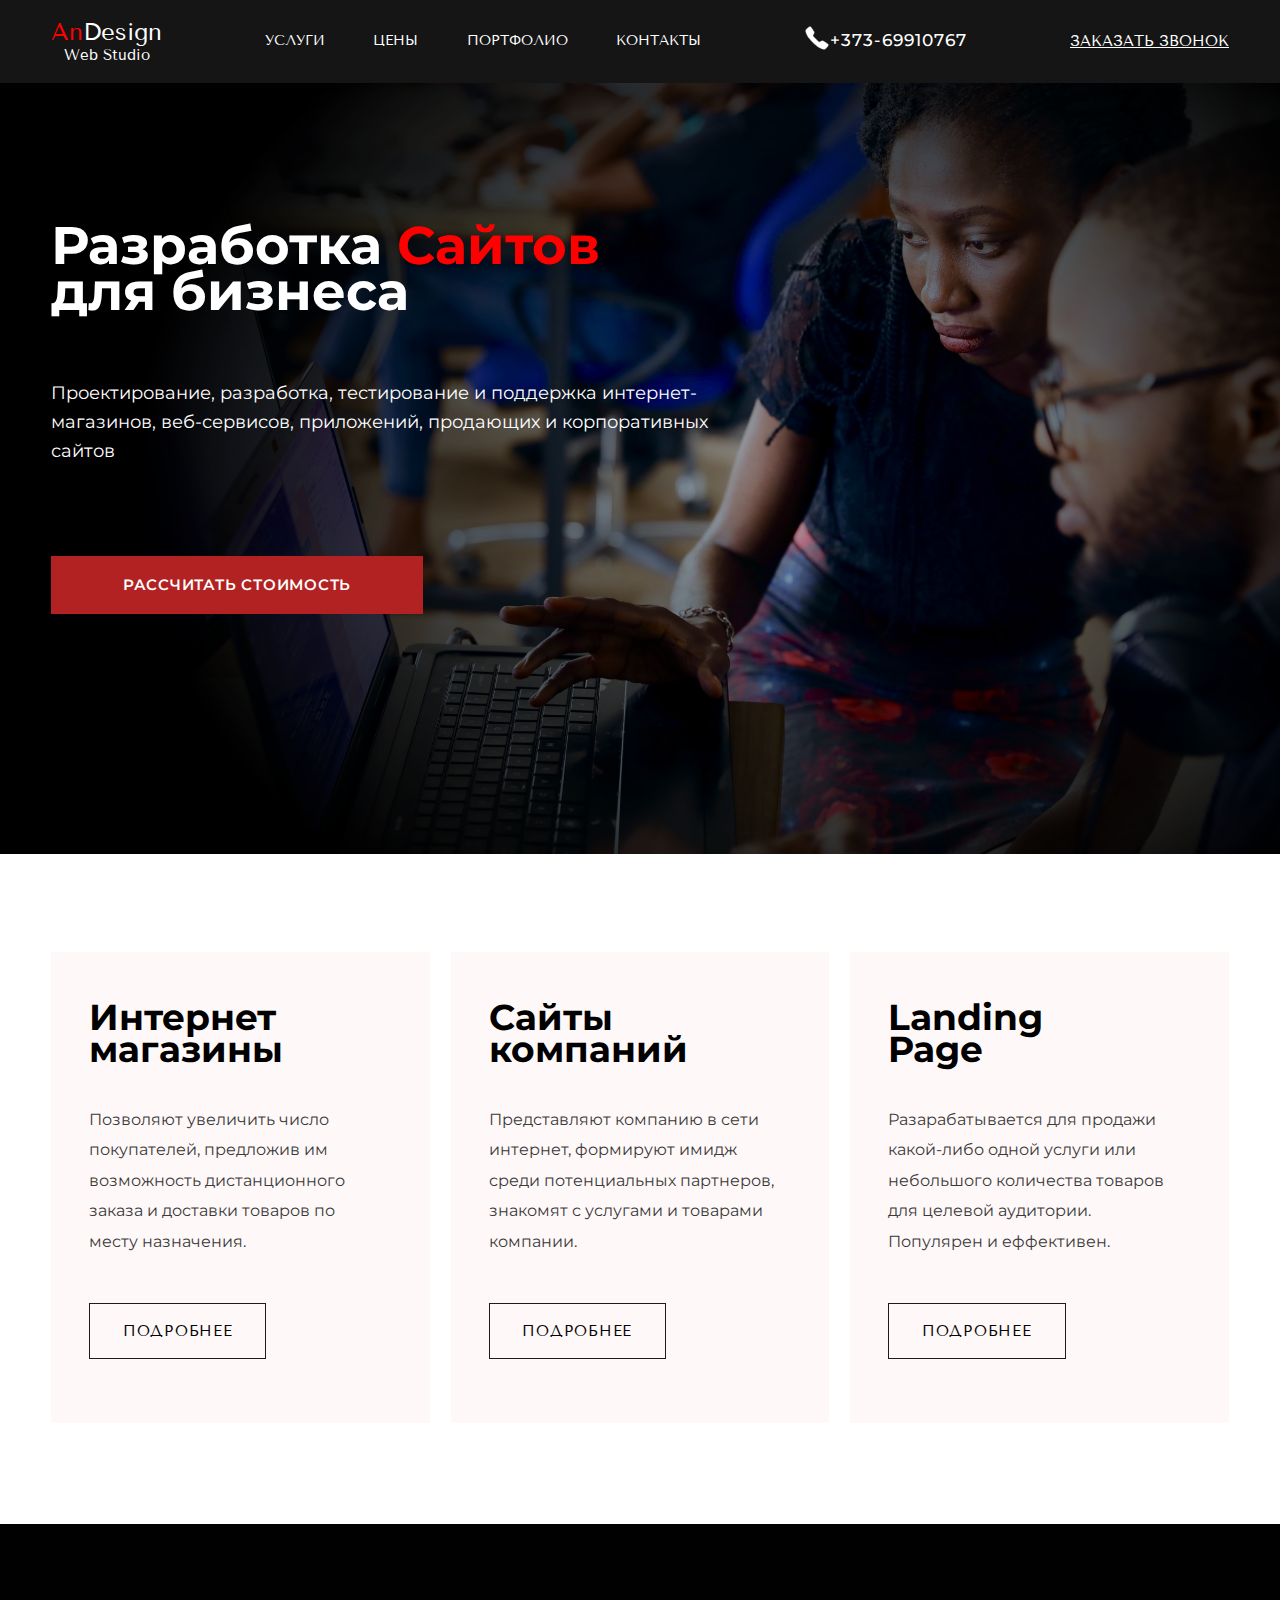
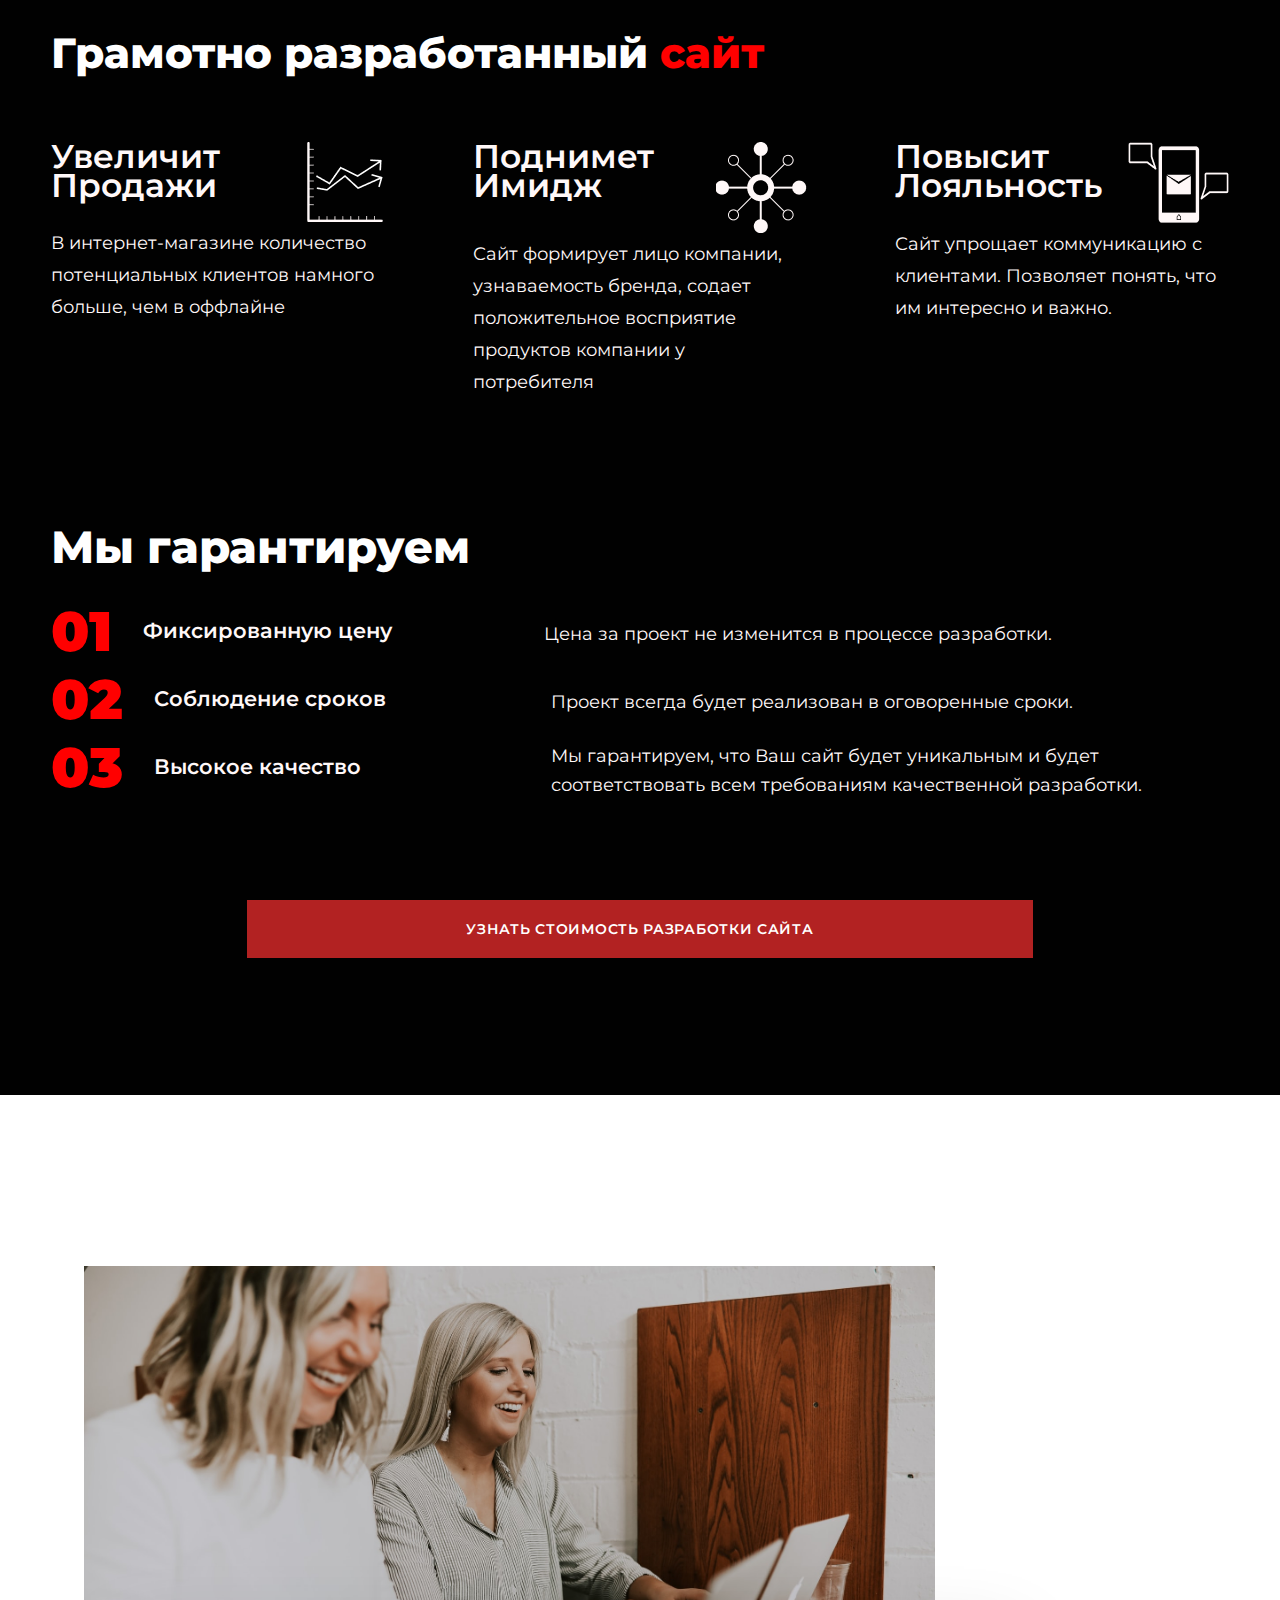
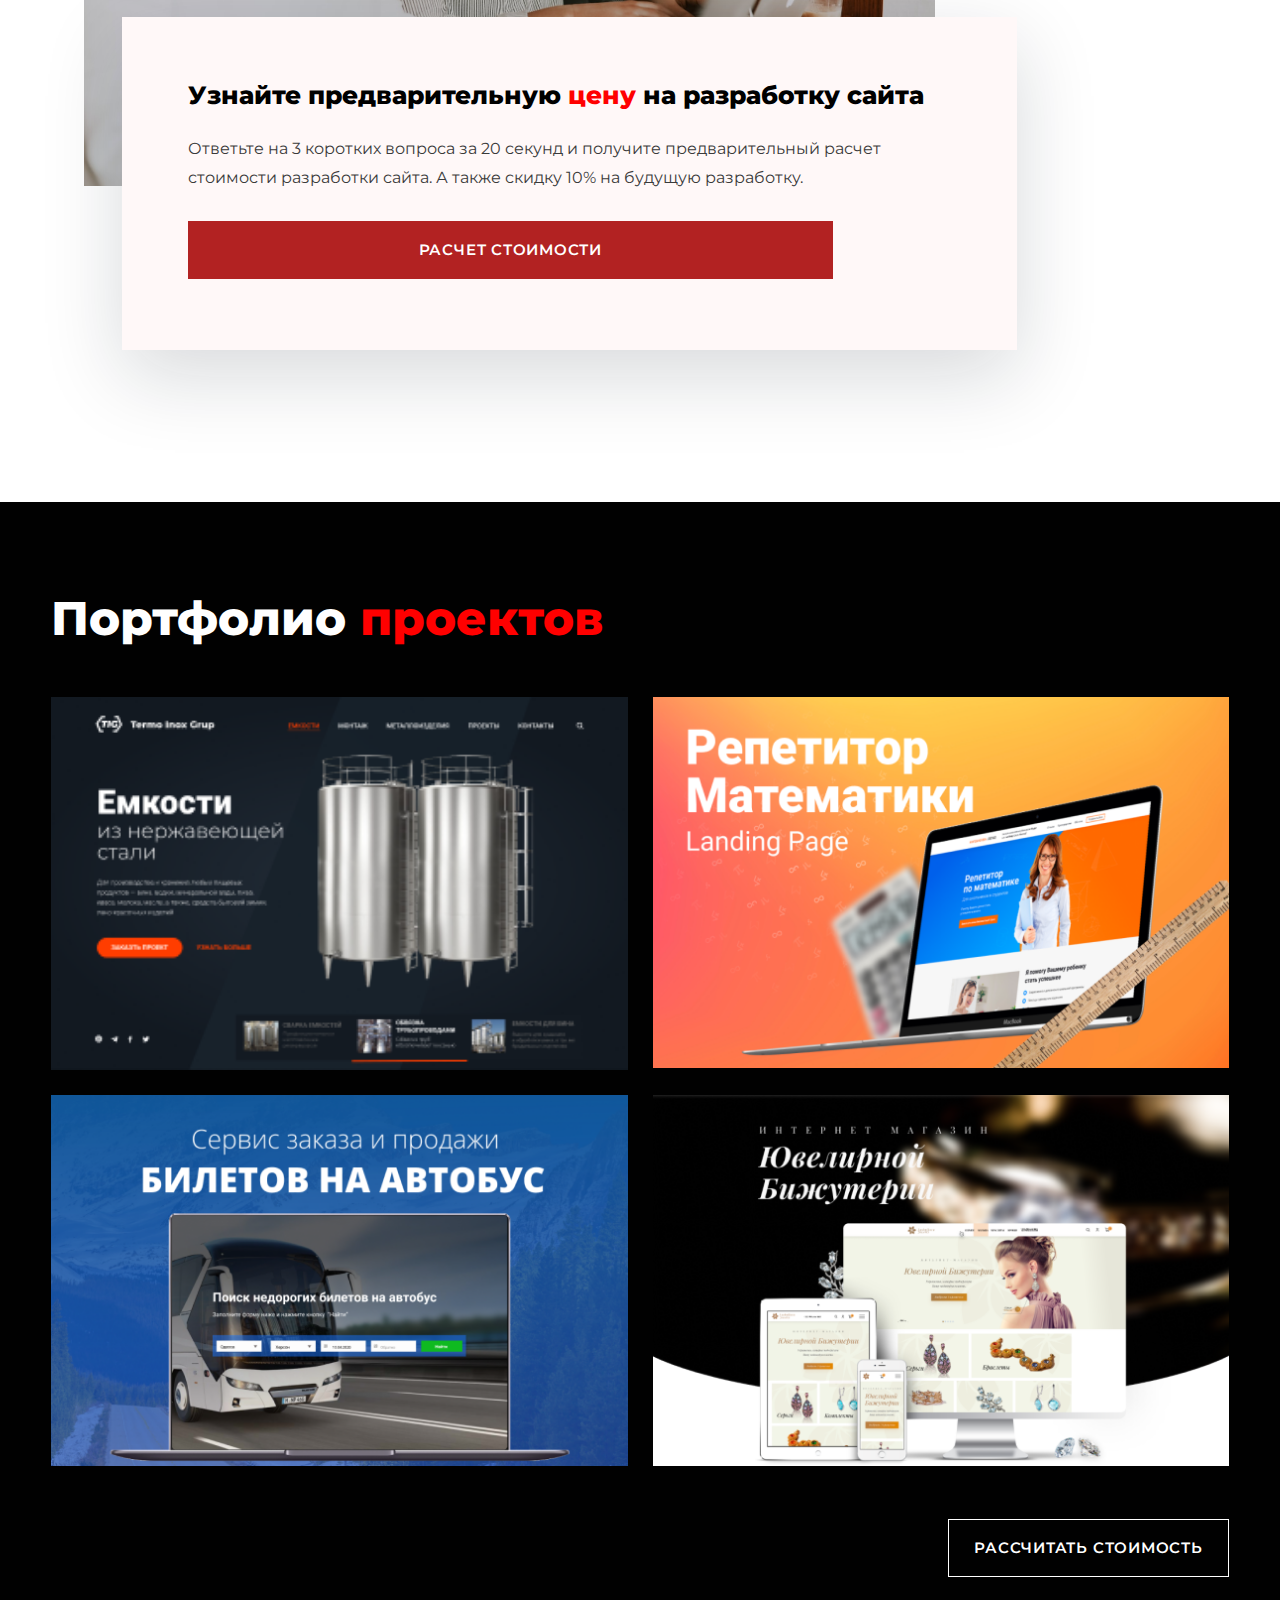
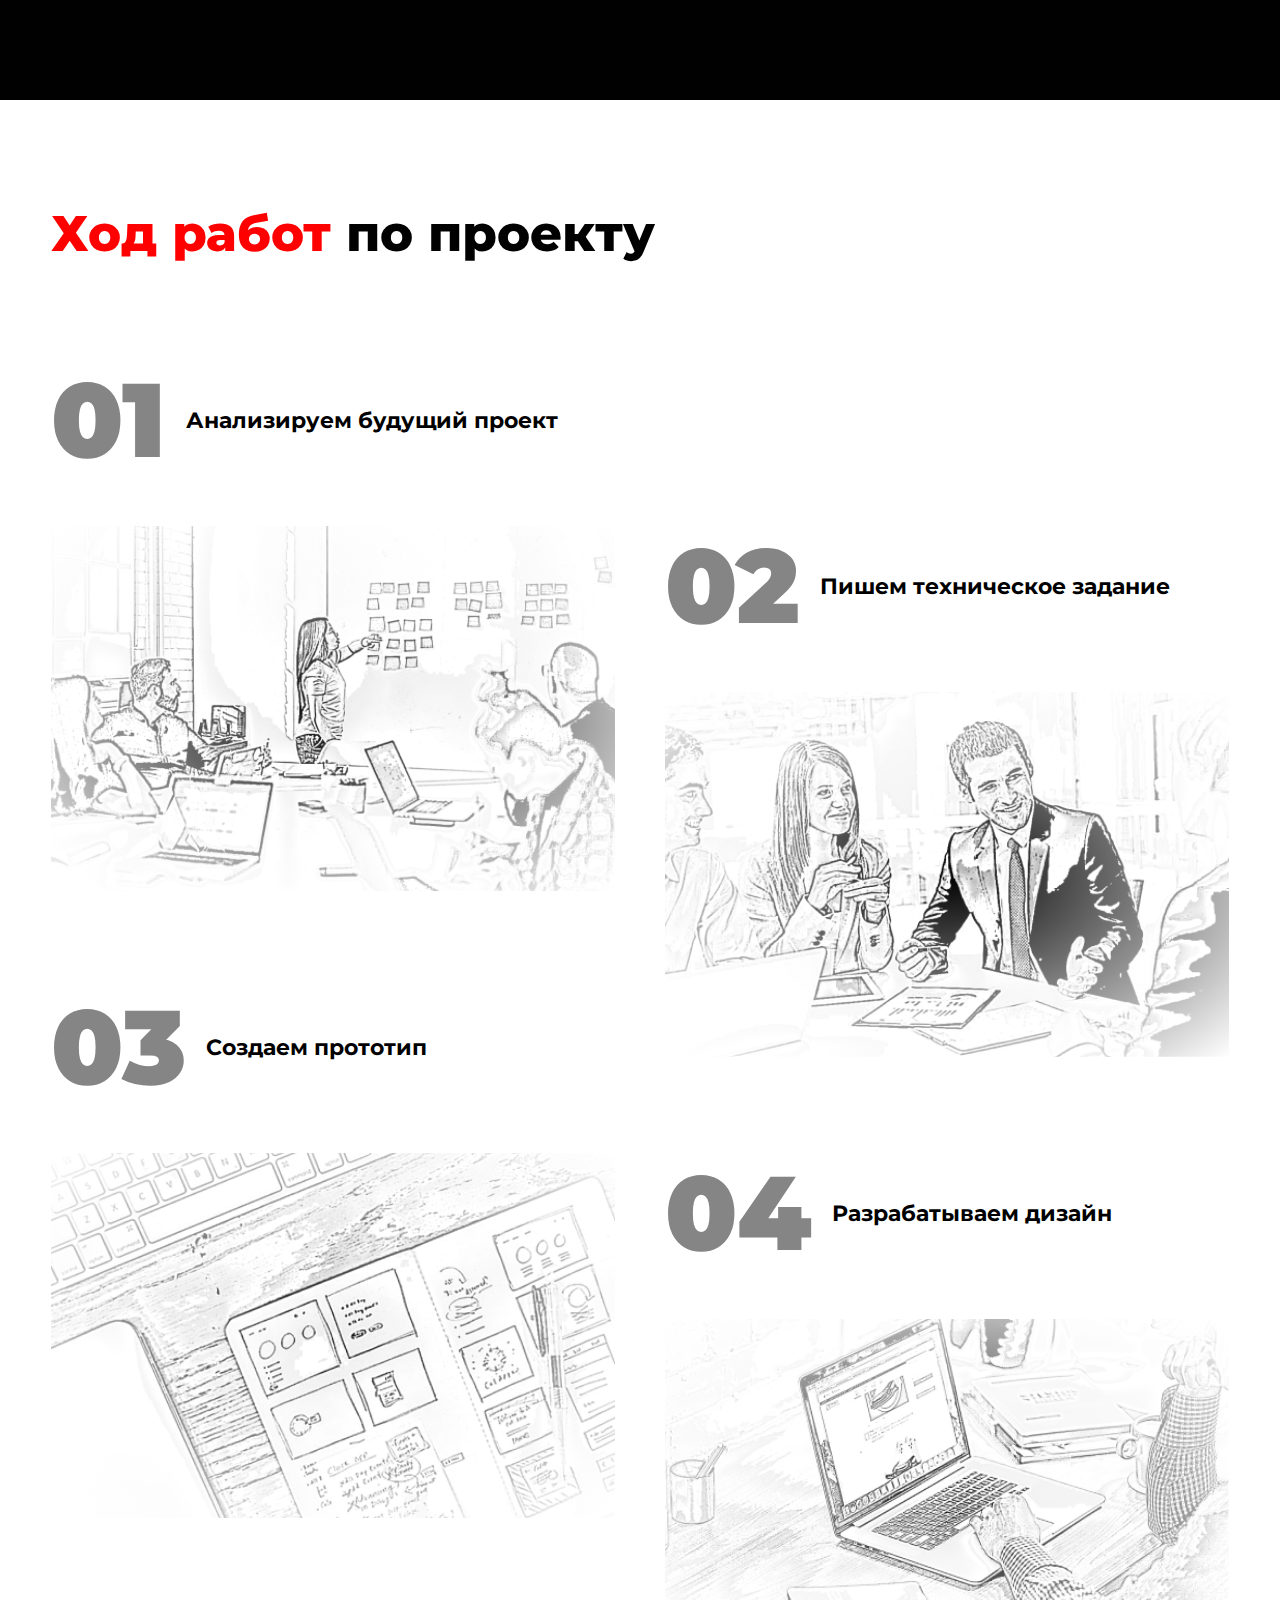
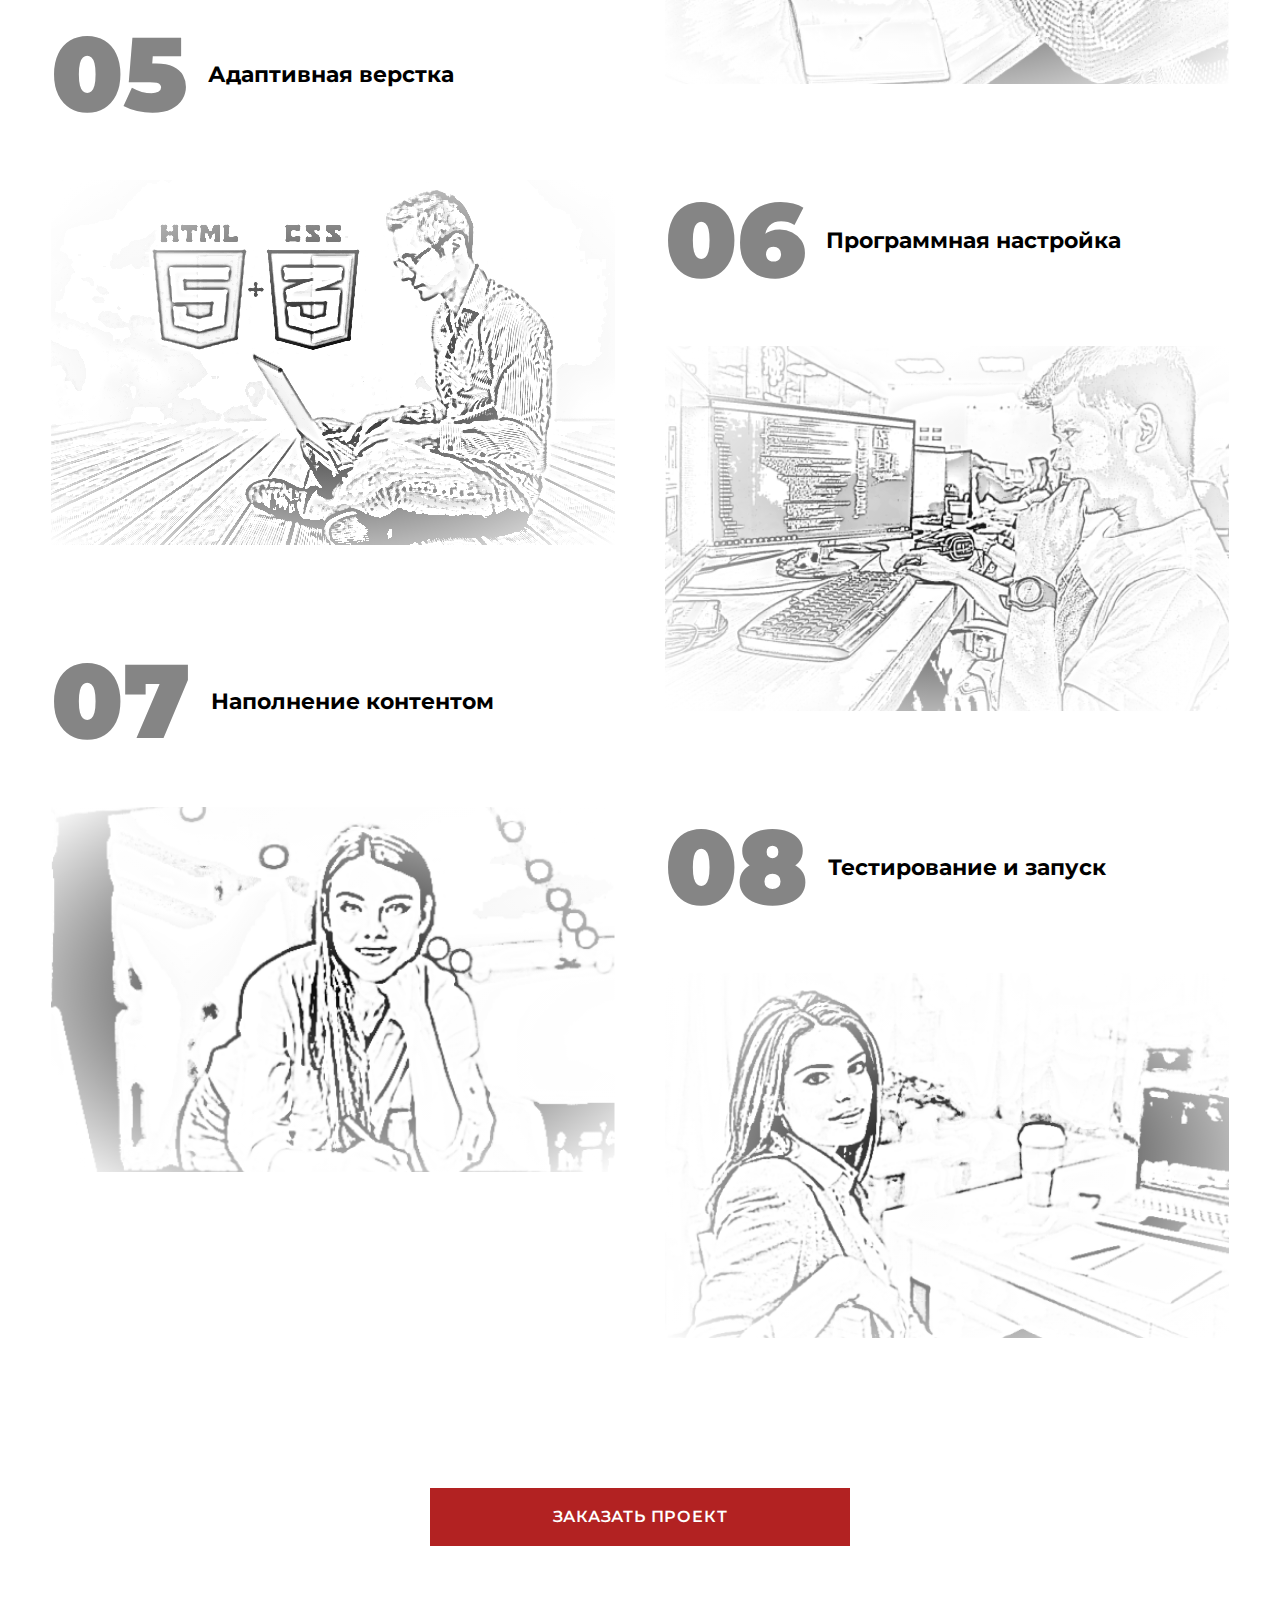
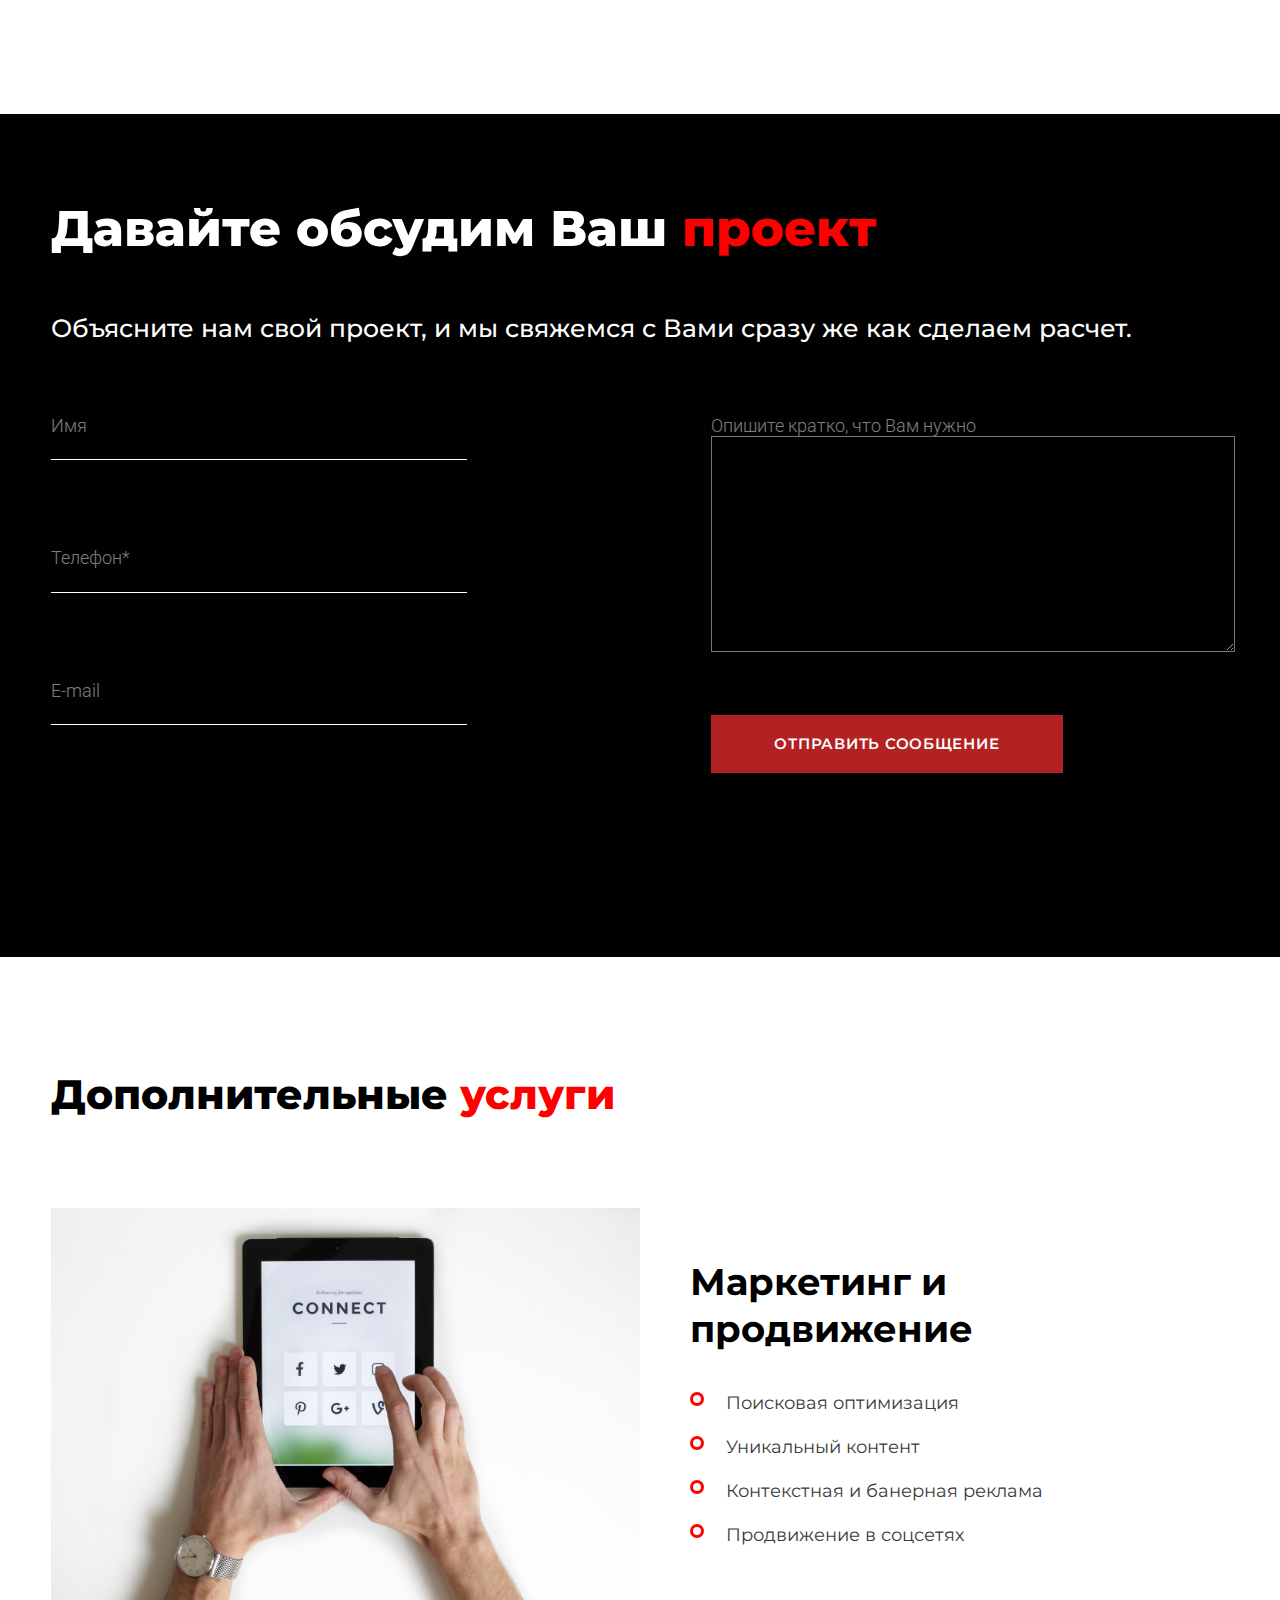
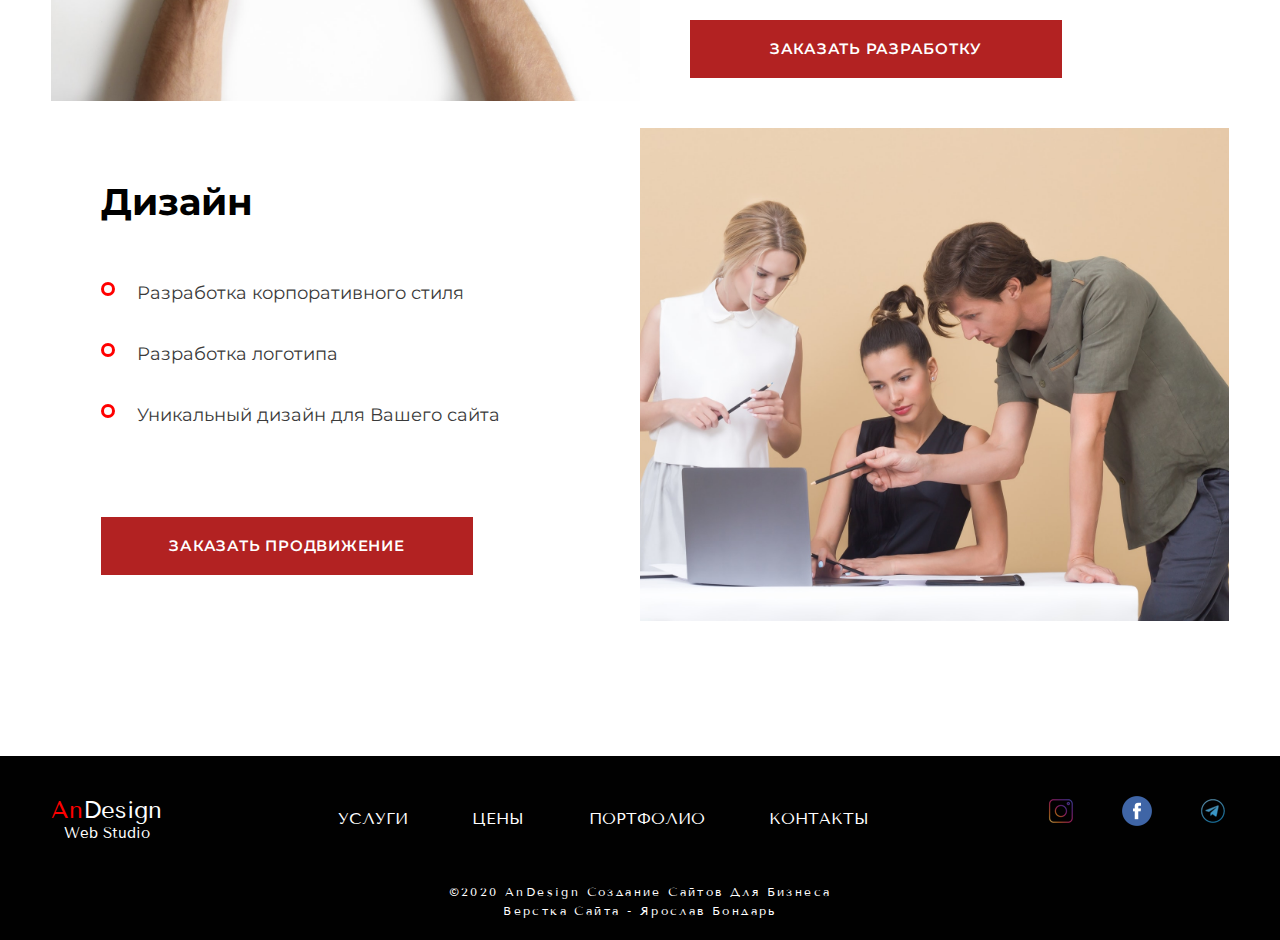
<file: index.html>
<!DOCTYPE html>
<html lang="ru">
<head>
    <meta charset="UTF-8">
    <meta name="viewport" content="width=device-width, initial-scale=1.0">
    <title>An-Design</title>
    <link rel="stylesheet" href="css/normalize.css">
    <link rel="stylesheet" href="css/fonts.css">
    <link rel="stylesheet" href="css/common_style.css">
    <link rel="stylesheet" href="css/style.css">
</head>
<body>
    <!-- button back to top version_1 s -->
    <div class="buttotop buttotop-v1">
        <div class="buttotop__item buttotop-v1__item">
            <i class="buttotop__arrow buttotop-v1__arrow"></i>
        </div>
    </div>
    <!-- button back to top version_1 f -->
    <!-- button back to top version_2 s -->
    <div class="buttotop buttotop-v2">
        <div class="buttotop__item buttotop-v2__item">
            <i class="buttotop__arrow buttotop-v2__arrow"></i>
        </div>
    </div>
    <!-- button back to top version_2 f -->
    <!-- menu burger begin -->
    <nav class="menu-burger">
        <a href="#" class="menu-burger__link">Услуги</a>
        <a href="#" class="menu-burger__link">цены</a>
        <a href="#" class="menu-burger__link">портфолио</a>
        <a href="#" class="menu-burger__link">Продвижение</a>
        <a href="#" class="menu-burger__link">еще что то</a>
        <a href="#" class="menu-burger__link">еще</a>
        <a href="#" class="menu-burger__link">и еще</a>
        <a href="#" class="menu-burger__link">контакты</a>
    </nav>
    <!-- menu burger end -->
    <main class="main">
        <section class="start">
            <div class="modal call__modal">
                <div class="modal-frame">
                    <div class="modal__close">
                        <div class="modal__close-line"></div>
                        <div class="modal__close-line"></div>
                    </div>
                    <div class="modal__title">
                        Заказать звонок
                    </div>
                    <div class="modal__subtitle">
                        Оставьте номер телефона и я перезвоню Вам <b>в течении 30 минут</b> и подробно <b>отвечу</b> на все вопросы по созданию сайта
                    </div>
                    <form id="modal__form" onsubmit="return false">
                        <div class="modal__tel">
                            <input type="tel" placeholder="+380-xx-xxx-xx-xx" pattern="[+]{1}[0-9]{3}-[0-9]{2}-[0-9]{3}-[0-9]{2}-[0-9]{2}" name="modal_tel" class="modal__tel">
                        </div>
                        <input type="submit" value="заказать звонок" form="modal__form" class="modal__submit button-1">
                    </form>    
                </div>
            </div>
            <div class="header-conteiner">
                <div class="wrapper">
                    <header class="start__header">
                        <div class="start__menu-block">
                            <div class="start__logo logo">
                                <a href="#" class="start__logo-link logo__link">
                                    <div class="start__logo-item logo-item">
                                        <div class="start__logo-text1 logo-text">an</div>
                                        <div class="start__logo-text2 logo-text">design</div>
                                    </div>
                                    <div class="start__slogan slogan">
                                        <div class="start__slogan-item slogan-item">
                                            web studio
                                        </div>
                                    </div>
                                </a>
                            </div>
                            <nav class="start__nav menu">
                                <ul>
                                    <li><a href="#">услуги</a></li>
                                    <li><a href="#">цены</a></li>
                                    <li><a href="#">портфолио</a></li>
                                    <li><a href="#">контакты</a></li>
                                </ul>
                            </nav>
                            <div class="start__phone">
                                <div class="start__phone-icon"><img src="img/start/phone_icon.png" alt=""></div>
                                <div class="start__phone-item">+373-69910767</div>
                            </div>
                            <div class="start__order-call">
                                <a href="#" class="start__call-item start__call-main-window">заказать звонок</a>
                            </div>
                                <div class="burger start__burger">
                                    <div class="burger__line start__burgerline"></div>
                                    <div class="burger__line start__burgerline"></div>
                                    <div class="burger__line start__burgerline"></div>
                                </div>
                        </div>
                    </header>
                </div>
            </div>    
            <div class="start__title-area">
                <div class="wrapper">
                    <header class="start__title-block">
                        <h1 class="start__title">Разработка <span class="start__title-color">Сайтов</span> <br> для бизнеса</h1>
                        <h2 class="start__subtitle">Проектирование, разработка, тестирование и поддержка интернет-магазинов, веб-сервисов, приложений, продающих и корпоративных сайтов</h2>
                        <a href="pages/cost.html" class="button-1 start__button">расcчитать cтоимость</a>
                    </header>
                </div>
            </div>
        </section>
        <section class="screen2">
            <div class="wrapper">
                <div class="screen2__conteiner">
                    <div class="screen2__column column">
                        <div class="screen2__column-conteiner column__conteiner">
                            <h1 class="column__title screen2__column-title">Интернет магазины</h1>
                            <div class="column__subtitle">Позволяют увеличить число покупателей, предложив им возможность дистанционного заказа и доставки товаров по месту назначения.</div>
                            <a href="pages/shop.html" class="column__button screen2__button">Подробнее</a>  
                        </div>
                    </div>
                    <div class="screen2__column column">
                        <div class="column__conteiner">
                            <h1 class="column__title screen2__column-title">Сайты компаний</h1>
                            <div class="column__subtitle">Представляют компанию в сети интернет, формируют имидж среди потенциальных партнеров, знакомят с услугами и товарами компании.</div>
                            <a href="pages/company.html" class="column__button screen2__button">Подробнее</a>  
                        </div>
                    </div>
                    <div class="screen2__column column">
                        <div class="column__conteiner">
                            <h1 class="column__title screen2__column-title">Landing<br>Page</h1>
                            <div class="column__subtitle">Разарабатывается для продажи какой-либо одной услуги или небольшого количества товаров для целевой аудитории. Популярен и еффективен.</div>
                            <a href="pages/landing.html" class="column__button screen2__button">Подробнее</a>  
                        </div>
                    </div>
                    <div class="screen2__column column column_view">
                        <div class="column__conteiner column_mod">
                            <img class="screen2__column-img column__img" src="img/screen2/01.jpg" alt="woman-in-wooden-table">
                        </div>
                    </div>
                </div>
            </div>
        </section>
        <section class="screen3">
            <div class="wrapper">
                <div class="screen3__conteiner">
                    <div class="screen3__area1">
                        <h1 class="screen3__title title">
                            Грамотно разработанный <span class="start__title-color">сайт</span>
                        </h1>
                        <div class="screen3__block">
                            <div class="screen3__column column3">
                                <div class="screen3__column-conteiner column3__conteiner">
                                    <div class="column3__title screen3__column3-title">Увеличит Продажи</div>
                                    <div class="column3__icon"><img src="img/screen3/icon1.png" alt="icon" class="column3__icon-item"></div>
                                </div>
                                <div class="column3__subtitle screen3__column3-subtitle">
                                    В интернет-магазине количество потенциальных клиентов намного больше, чем в оффлайне
                                </div>
                            </div>
                            <div class="screen3__column column3">
                                <div class="column3__conteiner screen3__column-conteiner">
                                    <div class="column3__title screen3__column3-title">Поднимет Имидж</div>
                                    <div class="column3__icon"><img src="img/screen3/icon2.png" alt="icon" class="column3__icon-item"></div>
                                </div>
                                <div class="column3__subtitle screen3__column3-subtitle">
                                    Сайт формирует лицо компании, узнаваемость бренда, содает положительное восприятие продуктов компании у потребителя
                                </div>
                            </div>
                            <div class="screen3__column column3">
                                <div class="column3__conteiner screen3__column-conteiner">
                                    <div class="column3__title screen3__column3-title">Повысит Лояльность</div>
                                    <div class="column3__icon"><img src="img/screen3/icon3.png" alt="icon" class="column3__icon-item"></div>
                                </div>
                                <div class="column3__subtitle screen3__column3-subtitle">
                                    Сайт упрощает коммуникацию с клиентами. Позволяет понять, что им интересно и важно.
                                </div>
                            </div>
                        </div> 
                    </div>
                    <div class="screen3__area2">
                        <h1 class="screen3__title2 title">Мы гарантируем</h1>
                        <div class="screen3__block2">
                            <div class="screen3__sublock2">
                                <div class="screen3__column2 column2">
                                    <div class="column2__title screen3__column2-title">01</div>
                                    <div class="column2__subtitle column3__title screen3__subtitle">Фиксированную цену</div>
                                    <div class="column3__subtitle subtitle2 screen3__subtitle2">Цена за проект не изменится в процессе разработки.</div>
                                </div>
                                <div class="screen3__column2 column2">
                                    <div class="column2__title screen3__column2-title">02</div>
                                    <div class="column2__subtitle column3__title screen3__subtitle">Соблюдение сроков</div>
                                    <div class="column3__subtitle subtitle2 screen3__subtitle2">Проект всегда будет реализован в оговоренные сроки.</div>
                                </div>
                                <div class="screen3__column2 column2">
                                    <div class="column2__title screen3__column2-title">03</div>
                                    <div class="column2__subtitle column3__title screen3__subtitle">Высокое качество</div>
                                    <div class="column3__subtitle subtitle2 screen3__subtitle2">Мы гарантируем, что Ваш сайт будет уникальным и будет соответствовать всем требованиям качественной разработки.</div>
                                </div>
                            </div>
                        </div>
                    </div>
                    <a href="pages/cost.html" class="button-1 screen3__button">Узнать Стоимость разработки сайта</a>
                </div>
            </div>
        </section>
        <section class="screen4">
                <div class="screen4__conteiner">
                    <div class="screen4__column column">
                        <div class="screen4__column-conteiner column__conteiner">
                            <h1 class="column__title2 column__title screen4_size">Узнайте предварительную <span class="start__title-color">цену</span> на разработку сайта</h1>
                            <div class="column__subtitle screen4__subtitle">Ответьте на 3 коротких вопроса за 20 секунд и получите предварительный расчет стоимости разработки сайта. А также скидку 10% на будущую разработку.</div>
                            <a href="pages/cost.html" class="button-1 screen4__button">РАСЧЕТ СТОИМОСТИ</a>  
                        </div>
                    </div>
                    <div class="screen4__img4"></div>
                </div>
        </section>
        <section class="portfolio">
            <div class="wrapper">
                <h1 class="portfolio__title title">Портфолио <span class="start__title-color">проектов</span></h1>
                <div class="porfolio__img-block">
                    <div class="container portfolio__conteiner">
                        <img src="img/portfolio/01.png" alt="Avatar" class="image">
                        <div class="overlay portfolio__overlay">
                            <div class="overlay__wrapper portfolio__logo-wrapper">
                                <div class="overlay__logo portfolio__overlay-logo"><a href="#"><img src="img/portfolio/Logo1.png" alt="logo" class="overlay__logo-item"></a></div>
                                <div class=" portfolio__overlay-title title">Termo Inox Grup</div>
                            </div>
                            <div class="portfolio__overlay-subtitle column__subtitle">Корпоративный сайт для промышленной компании, которая занимается производством емкостей для пищевой промышленности</div>
                        </div>
                    </div>
                    <div class="container portfolio__conteiner">
                        <img src="img/portfolio/02.png" alt="Avatar" class="image">
                        <div class="overlay portfolio__overlay">
                            <div class="overlay__wrapper portfolio__logo-wrapper">
                                <div class="overlay__logo portfolio__overlay-logo"><a href="#"><img src="img/portfolio/Logo1.png" alt="logo" class="overlay__logo-item"></a></div>
                                <div class=" portfolio__overlay-title title">Termo Inox Grup</div>
                            </div>
                            <div class="portfolio__overlay-subtitle column__subtitle">Корпоративный сайт для промышленной компании, которая занимается производством емкостей для пищевой промышленности</div>
                        </div>
                    </div>
                    <div class="container portfolio__conteiner">
                        <img src="img/portfolio/03.png" alt="Avatar" class="image">
                        <div class="overlay portfolio__overlay">
                            <div class="overlay__wrapper portfolio__logo-wrapper">
                                <div class="overlay__logo portfolio__overlay-logo"><a href="#"><img src="img/portfolio/Logo1.png" alt="logo" class="overlay__logo-item"></a></div>
                                <div class=" portfolio__overlay-title title">Termo Inox Grup</div>
                            </div>
                            <div class="portfolio__overlay-subtitle column__subtitle">Корпоративный сайт для промышленной компании, которая занимается производством емкостей для пищевой промышленности</div>
                        </div>
                    </div>
                    <div class="container portfolio__conteiner">
                        <img src="img/portfolio/04.png" alt="Avatar" class="image">
                        <div class="overlay portfolio__overlay">
                            <div class="overlay__wrapper portfolio__logo-wrapper">
                                <div class="overlay__logo portfolio__overlay-logo"><a href="#"><img src="img/portfolio/Logo1.png" alt="logo" class="overlay__logo-item"></a></div>
                                <div class=" portfolio__overlay-title">Termo Inox Grup</div>
                            </div>
                            <div class="portfolio__overlay-subtitle column__subtitle">Корпоративный сайт для промышленной компании, которая занимается производством емкостей для пищевой промышленности</div>
                        </div>
                    </div>
                </div>
                <a href="pages/cost.html" class="button-1 portfolio__button">расcчитать cтоимость</a>
            </div>
        </section>
        <section class="progress">
            <div class="wrapper">
                <h1 class="progress__title title"><span class="start__title-color">Ход работ</span> по проекту</h1>
                <div class="progress__conteiner">
                    <div class="progress__column">
                        <div class="progress__title-wrapper">
                            <div class="progress__column-title">01</div>
                            <div class="column__title progress__column-subtitle">Анализируем будущий проект</div>
                        </div>
                        <div class="progress__img">
                            <a href="#" class="progress__img-link"><div class="progress__img-item1 progress__img-item"></div></a>
                        </div>
                    </div>
                    <div class="progress__column">
                        <div class="progress__title-wrapper">
                            <div class="progress__column-title">02</div>
                            <div class="column__title progress__column-subtitle">Пишем техническое задание</div>
                        </div>
                        <div class="progress__img">
                            <a href="#" class="progress__img-link"><div class="progress__img-item2"></div></a>
                        </div>
                    </div>
                    <div class="progress__column">
                        <div class="progress__title-wrapper">
                            <div class="progress__column-title">03</div>
                            <div class="column__title progress__column-subtitle">Создаем прототип</div>
                        </div>
                        <div class="progress__img">
                            <a href="#" class="progress__img-link"><div class="progress__img-item3"></div></a>
                        </div>
                    </div>
                    <div class="progress__column">
                        <div class="progress__title-wrapper">
                            <div class="progress__column-title">04</div>
                            <div class="column__title progress__column-subtitle">Разрабатываем дизайн</div>
                        </div>
                        <div class="progress__img">
                            <a href="#" class="progress__img-link"><div class="progress__img-item4"></div></a>
                        </div>
                    </div>
                    <div class="progress__column">
                        <div class="progress__title-wrapper">
                            <div class="progress__column-title">05</div>
                            <div class="column__title progress__column-subtitle">Адаптивная верстка</div>
                        </div>
                        <div class="progress__img">
                            <a href="#" class="progress__img-link"><div class="progress__img-item5"></div></a>
                        </div>
                    </div>
                    <div class="progress__column">
                        <div class="progress__title-wrapper">
                            <div class="progress__column-title">06</div>
                            <div class="column__title progress__column-subtitle">Программная настройка</div>
                        </div>
                        <div class="progress__img">
                            <a href="#" class="progress__img-link"><div class="progress__img-item6"></div></a>
                        </div>
                    </div>
                    <div class="progress__column">
                        <div class="progress__title-wrapper">
                            <div class="progress__column-title">07</div>
                            <div class="column__title progress__column-subtitle">Наполнение контентом</div>
                        </div>
                        <div class="progress__img">
                            <a href="#" class="progress__img-link"><div class="progress__img-item7"></div></a>
                        </div>
                    </div>
                    <div class="progress__column">
                        <div class="progress__title-wrapper">
                            <div class="progress__column-title">08</div>
                            <div class="column__title progress__column-subtitle">Тестирование и запуск</div>
                        </div>
                        <div class="progress__img">
                            <a href="#" class="progress__img-link"><div class="progress__img-item8"></div></a>
                        </div>
                    </div>
                </div>
                <div class="progress__bar-conteiner">
                    <div class="progress__bar-digit">1</div>
                    <div class="progress__bar">
                        <div class="progress__bar-item"></div>
                        <div class="progress__bar-item"></div>
                        <div class="progress__bar-item"></div>
                        <div class="progress__bar-item"></div>
                        <div class="progress__bar-item"></div>
                        <div class="progress__bar-item"></div>
                        <div class="progress__bar-item"></div>
                        <div class="progress__bar-item"></div>
                    </div>
                    <div class="progress__bar-digit">8</div>
                </div>
                <a href="#" class="button-1 progress__button">Заказать Проект</a>
            </div>
        </section>
        <section class="feedback">
            <div class="wrapper">
                <h1 class="feedback__title title">Давайте обсудим Ваш <span class="start__title-color">проект</span></h1>
                <h2 class="feedback__subtitle">Объясните нам свой проект, и мы свяжемся с Вами сразу же как сделаем расчет.</h2>
                    <form class="feedback__conteiner" action="#" method="POST">
                        <div class="feedback__block1">
                            <label for="name" class="feedback__label form__font">Имя</label><br>
                            <input id="name" class="feedback__input form__font" type="text" name="name"><br>
                            <label for="tel" class="feedback__label form__font">Телефон*</label><br>
                            <input id="tel" class="feedback__input form__font" type="tel" name="tel"><br>
                            <label for="email" class="feedback__label form__font">E-mail</label><br>
                            <input type="email" class="feedback__input form__font" id="email" name="email"><br>
                        </div>
                        <div class="feedback__block2">
                            <label for="message" class="feedback__label form__font">Опишите кратко, что Вам нужно</label><br>
                            <textarea name="message" class="feedback__textarea form__font" id="message" cols="30" rows="10"></textarea><br>
                            <input class="feedback__button button-1" type="submit" value="отправить сообщение">  
                        </div>
                    </form>
            </div>
        </section>
        <section class="services">
            <div class="wrapper">
                <h1 class="services__title title">Дополнительные <span class="start__title-color">услуги</span></h1>
                <div class="services__conteiner">
                    <div class="services__column">
                        <a href="#" class="services__link"><img src="img/services/01.jpg" alt="img" class="services__img"></a>
                    </div>
                    <div class="services__column">
                        <div class="services__column-title column__title">
                            Маркетинг и продвижение
                        </div>
                        <div class="services__text">
                            <div class="services__dot"></div>
                            <div class="services__text-item column3__subtitle">Поисковая оптимизация</div>
                        </div>
                        <div class="services__text">
                            <div class="services__dot"></div>
                            <div class="services__text-item column3__subtitle">Уникальный контент</div>
                        </div>
                        <div class="services__text">
                            <div class="services__dot"></div>
                            <div class="services__text-item column3__subtitle">Контекстная и банерная реклама</div>
                        </div>
                        <div class="services__text">
                            <div class="services__dot"></div>
                            <div class="services__text-item column3__subtitle">Продвижение в соцсетях</div>
                        </div>
                        <a href="pages/promotion.html" class="services__button button-1">Заказать разработку</a> 
                    </div>
                    <div class="services__column">
                        <div class="services__column-title column__title">
                            Дизайн
                        </div>
                        <div class="services__text">
                            <div class="services__dot"></div>
                            <div class="services__text-item column3__subtitle">Разработка корпоративного стиля</div>
                        </div>
                        <div class="services__text">
                            <div class="services__dot"></div>
                            <div class="services__text-item column3__subtitle">Разработка логотипа</div>
                        </div>
                        <div class="services__text">
                            <div class="services__dot"></div>
                            <div class="services__text-item column3__subtitle">Уникальный дизайн для Вашего сайта</div>
                        </div>
                        <a href="pages/design.html" class="services__button button-1">Заказать продвижение</a> 
                    </div>
                    <div class="services__column">
                        <a href="#" class="services__link"><img src="img/services/02.jpg" alt="img" class="services__img"></a>
                    </div>
                </div>
            </div>
        </section>
    </main>    
    <footer class="footer">
        <div class="wrapper">
            <div class="footer__conteiner">
                <div class="footer__logo logo">
                    <a href="#" class="footer__logo-link logo__link">
                        <div class="footer__logo-item logo-item">
                            <div class="footer__logo-text1 logo-text start__logo-text1">an</div>
                            <div class="footer__logo-text2 logo-text start__logo-text2">design</div>
                        </div>
                        <div class="footer__slogan slogan">
                            <div class="footer__slogan-item slogan-item start__slogan-item">
                                web studio
                            </div>
                        </div>
                    </a>
                </div>
                <nav class="footer__nav menu">
                    <ul>
                        <li><a href="#">услуги</a></li>
                        <li><a href="#">цены</a></li>
                        <li><a href="#">портфолио</a></li>
                        <li><a href="#">контакты</a></li>
                    </ul>
                </nav>
                <div class="footer__social">
                    <a href="#" class="footer__social-link">
                        <img src="img/footer/instagram.png" alt="instagram_logo" class="footer__social-img">
                    </a>
                    <a href="#" class="footer__social-link">
                        <img src="img/footer/facebook.png" alt="facebook_logo" class="footer__social-img">
                    </a>
                    <a href="#" class="footer__social-link">
                        <img src="img/footer/telegram.png" alt="telegram_logo" class="footer__social-img">
                    </a>
                </div>
            </div>
            <div class="footer__copyright">
                <div class="footer__copyright-text">©2020 AnDesign Создание сайтов для бизнеса</div>
                <div class="webcoder footer__copyright-text">Верстка сайта - <a href="#" class="webcoder__link footer__copyright-text">Ярослав Бондарь</a></div>
            </div>
        </div>
    </footer>
<script src="js/commonJs/commonJs.js"></script>    
<script src="js/commonJs/commonBurger.js"></script>
<script src="js/commonJs/orderCall.js"></script>
<script src="js/commonJs/buttonsToTop.js"></script>
<script src="js/mainPageJs/mainPageBurger.js"></script>
<script src="js/mainPageJs/mainPageSliderProgress.js"></script>

</body>
</html>
</file>
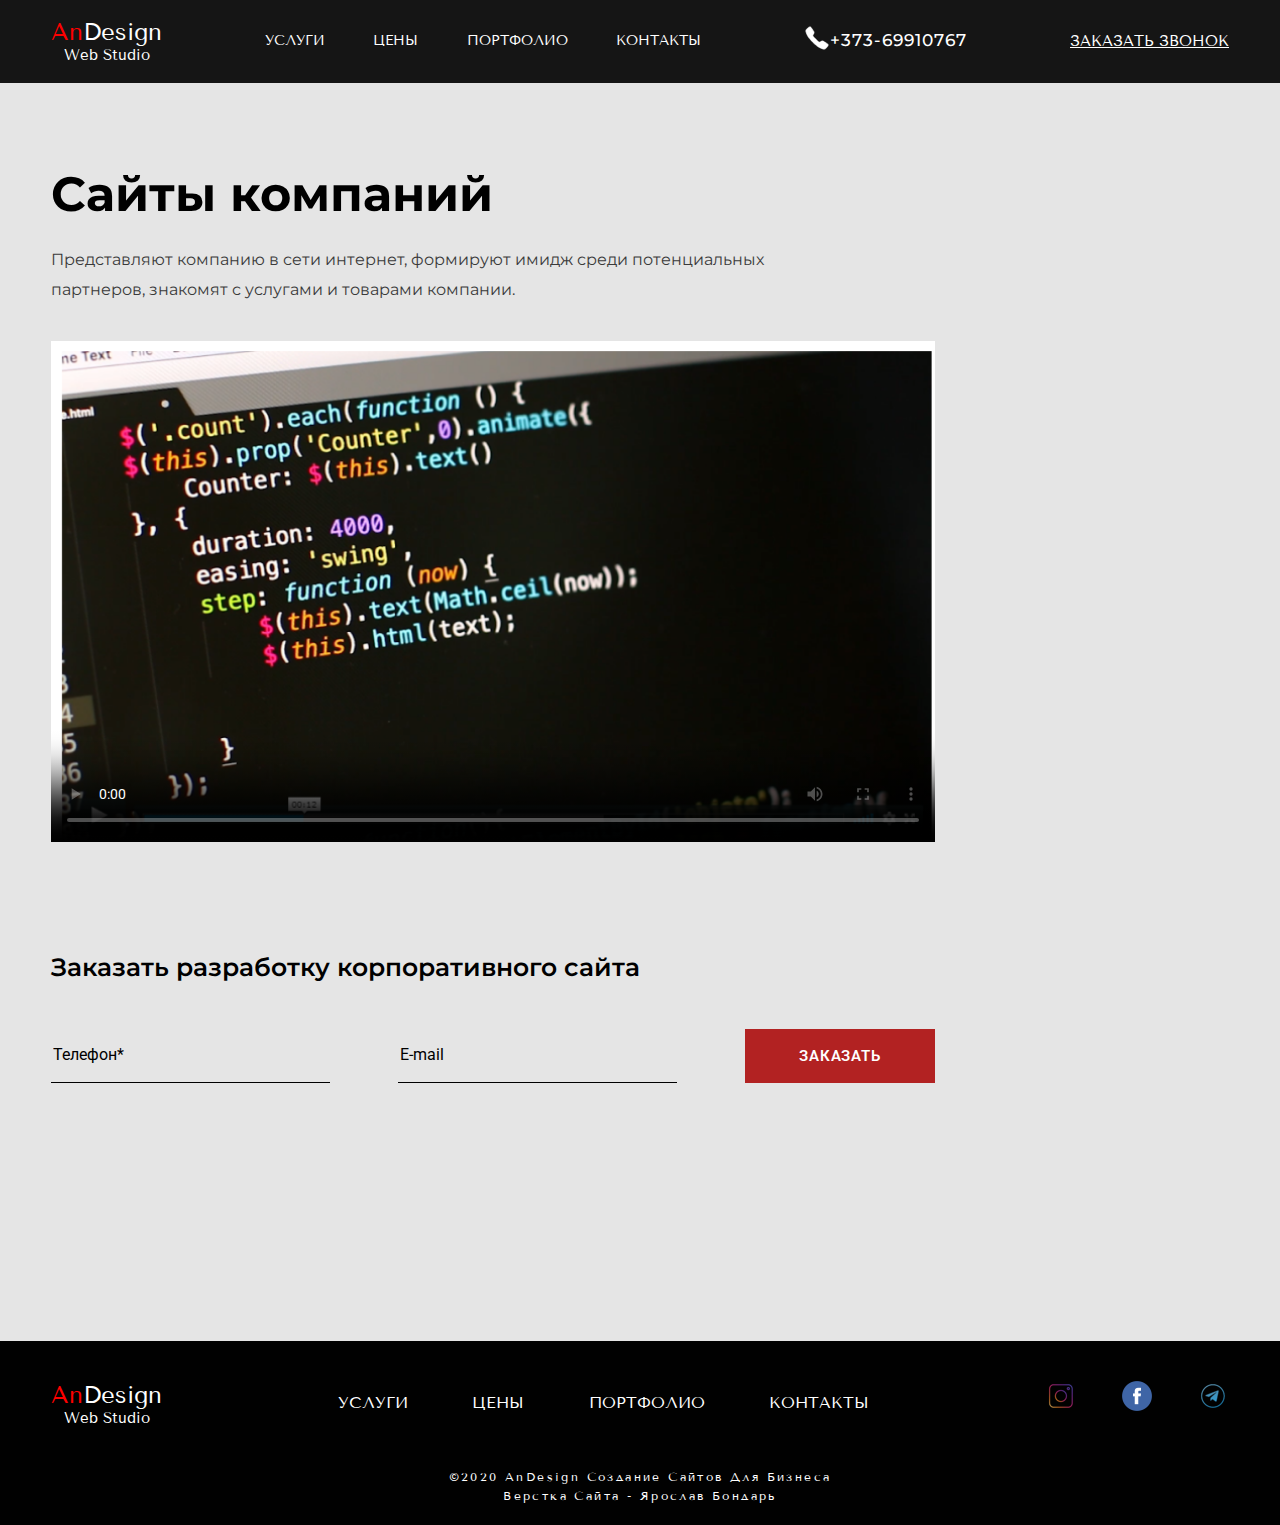
<file: pages/company.html>
<!DOCTYPE html>
<html lang="en">
<head>
    <meta charset="UTF-8">
    <meta name="viewport" content="width=device-width, initial-scale=1.0">
    <title>Сайты компаний</title>
    <link rel="stylesheet" href="../css/normalize.css">
    <link rel="stylesheet" href="../css/fonts.css">
    <link rel="stylesheet" href="../css/common_style.css">
    <link rel="stylesheet" href="../css/style.css">
    <link rel="stylesheet" href="../css/pages/pages_common.css">
    <link rel="stylesheet" href="../css/pages/company.css">

</head>
<body>
    <!-- button back to top version_1 s -->
    <div class="buttotop buttotop-v1">
        <div class="buttotop__item buttotop-v1__item">
            <i class="buttotop__arrow buttotop-v1__arrow"></i>
        </div>
    </div>
    <!-- button back to top version_1 f -->
    <!-- button back to top version_2 s -->
    <div class="buttotop buttotop-v2">
        <div class="buttotop__item buttotop-v2__item">
            <i class="buttotop__arrow buttotop-v2__arrow"></i>
        </div>
    </div>
    <!-- button back to top version_2 f -->
    <!-- menu burger begin -->
    <nav class="menu-burger">
        <a href="#" class="menu-burger__link">Услуги</a>
        <a href="#" class="menu-burger__link">цены</a>
        <a href="#" class="menu-burger__link">портфолио</a>
        <a href="#" class="menu-burger__link">Продвижение</a>
        <a href="#" class="menu-burger__link">еще что то</a>
        <a href="#" class="menu-burger__link">еще</a>
        <a href="#" class="menu-burger__link">и еще</a>
        <a href="#" class="menu-burger__link">контакты</a>
    </nav>
    <!-- menu burger end -->
    <div class="modal call__modal">
        <div class="modal-frame">
            <div class="modal__close">
                <div class="modal__close-line"></div>
                <div class="modal__close-line"></div>
            </div>
            <div class="modal__title">
                Заказать звонок
            </div>
            <div class="modal__subtitle">
                Оставьте номер телефона и я перезвоню Вам <b>в течении 30 минут</b> и подробно <b>отвечу</b> на все вопросы по созданию сайта
            </div>
            <form id="modal__form" onsubmit="return false">
                <div class="modal__tel">
                    <input type="tel" placeholder="+380-xx-xxx-xx-xx" pattern="[+]{1}[0-9]{3}-[0-9]{2}-[0-9]{3}-[0-9]{2}-[0-9]{2}" name="modal_tel" class="modal__tel">
                </div>
                <input type="submit" value="заказать звонок" form="modal__form" class="modal__submit button-1">
            </form>    
        </div>
    </div>  
    <main class="main main__company">
        <div class="company__header-conteiner header-conteiner sites__header-conteiner">
            <div class="wrapper">
                <header class="start__header">
                    <div class="start__menu-block">
                        <div class="start__logo logo">
                            <a href="#" class="start__logo-link logo__link">
                                <div class="start__logo-item logo-item">
                                    <div class="start__logo-text1 logo-text">an</div>
                                    <div class="start__logo-text2 logo-text">design</div>
                                </div>
                                <div class="start__slogan slogan">
                                    <div class="start__slogan-item slogan-item">
                                        web studio
                                    </div>
                                </div>
                            </a>
                        </div>
                        <nav class="start__nav menu">
                            <ul>
                                <li><a href="#">услуги</a></li>
                                <li><a href="#">цены</a></li>
                                <li><a href="#">портфолио</a></li>
                                <li><a href="#">контакты</a></li>
                            </ul>
                        </nav>
                        <div class="start__phone">
                            <div class="start__phone-icon"><img src="../img/start/phone_icon.png" alt=""></div>
                            <div class="start__phone-item">+373-69910767</div>
                        </div>
                        <div class="start__order-call">
                            <a href="#" class="start__call-item start__call-company">заказать звонок</a>
                        </div>
                        <div class="burger start__burger">
                            <div class="burger__line start__burgerline"></div>
                            <div class="burger__line start__burgerline"></div>
                            <div class="burger__line start__burgerline"></div>
                       </div>
                    </div>
                </header>
            </div>
        </div>
        <div class="company__body sites">
            <div class="wrapper">
                <div class="sites__conteiner">
                    <h1 class="company__title column__title sites__title">
                        Сайты компаний
                    </h1>
                    <div class="company__description sites__description">
                        <div class="company__text sites__text column__subtitle">
                            Представляют компанию в сети интернет, формируют имидж среди потенциальных партнеров, знакомят с услугами и товарами компании.
                        </div>
                        <div class="company__pic sites__pic">
                            <video class="sites__pic-item" controls poster="../img/sites/company/01.png" preload="none">
                                <!-- <source src="#" type=""> -->
                              </video>
                        </div>
                    </div>
                    <form action="#" class="sites__form company__form" method="POST">
                        <div class="sites__form-title column3__title">Заказать разработку корпоративного сайта
                        </div>
                        <div class="sites__form-elements form__font">  
                            <input class="sites__tel" value="Телефон*" type="tel" name="company-tel">
                            <input type="email" value="E-mail" class="sites__email company__email" name="company-email">
                            <input class="sites__button button-1" type="submit" value="заказать">  
                        </div>
                    </form>
                </div>
            </div>
        </div>
    </main>
    <footer class="footer footer__company">
        <div class="wrapper">
            <div class="footer__conteiner">
                <div class="footer__logo logo">
                    <a href="#" class="footer__logo-link logo__link">
                        <div class="footer__logo-item logo-item">
                            <div class="footer__logo-text1 logo-text start__logo-text1">an</div>
                            <div class="footer__logo-text2 logo-text start__logo-text2">design</div>
                        </div>
                        <div class="footer__slogan slogan">
                            <div class="footer__slogan-item slogan-item start__slogan-item">
                                web studio
                            </div>
                        </div>
                    </a>
                </div>
                <nav class="footer__nav menu">
                    <ul>
                        <li><a href="#">услуги</a></li>
                        <li><a href="#">цены</a></li>
                        <li><a href="#">портфолио</a></li>
                        <li><a href="#">контакты</a></li>
                    </ul>
                </nav>
                <div class="footer__social">
                    <a href="#" class="footer__social-link">
                        <img src="../img/footer/instagram.png" alt="instagram_logo" class="footer__social-img">
                    </a>
                    <a href="#" class="footer__social-link">
                        <img src="../img/footer/facebook.png" alt="facebook_logo" class="footer__social-img">
                    </a>
                    <a href="#" class="footer__social-link">
                        <img src="../img/footer/telegram.png" alt="telegram_logo" class="footer__social-img">
                    </a>
                </div>
            </div>
            <div class="footer__copyright">
                <div class="footer__copyright-text">©2020 AnDesign Создание сайтов для бизнеса</div>
                <div class="webcoder footer__copyright-text">Верстка сайта - <a href="#" class="webcoder__link footer__copyright-text">Ярослав Бондарь</a></div>
            </div>
        </div>
    </footer>
<script src="../js/commonJs/commonJs.js"></script>    
<script src="../js/commonJs/commonBurger.js"></script>
<script src="../js/commonJs/buttonsToTop.js"></script>
<script src="../js/pagesJs/commonPagesJs/commonPagesBurger.js"></script>
<script src="../js/commonJs/orderCall.js"></script>
</body>
</html>
</file>
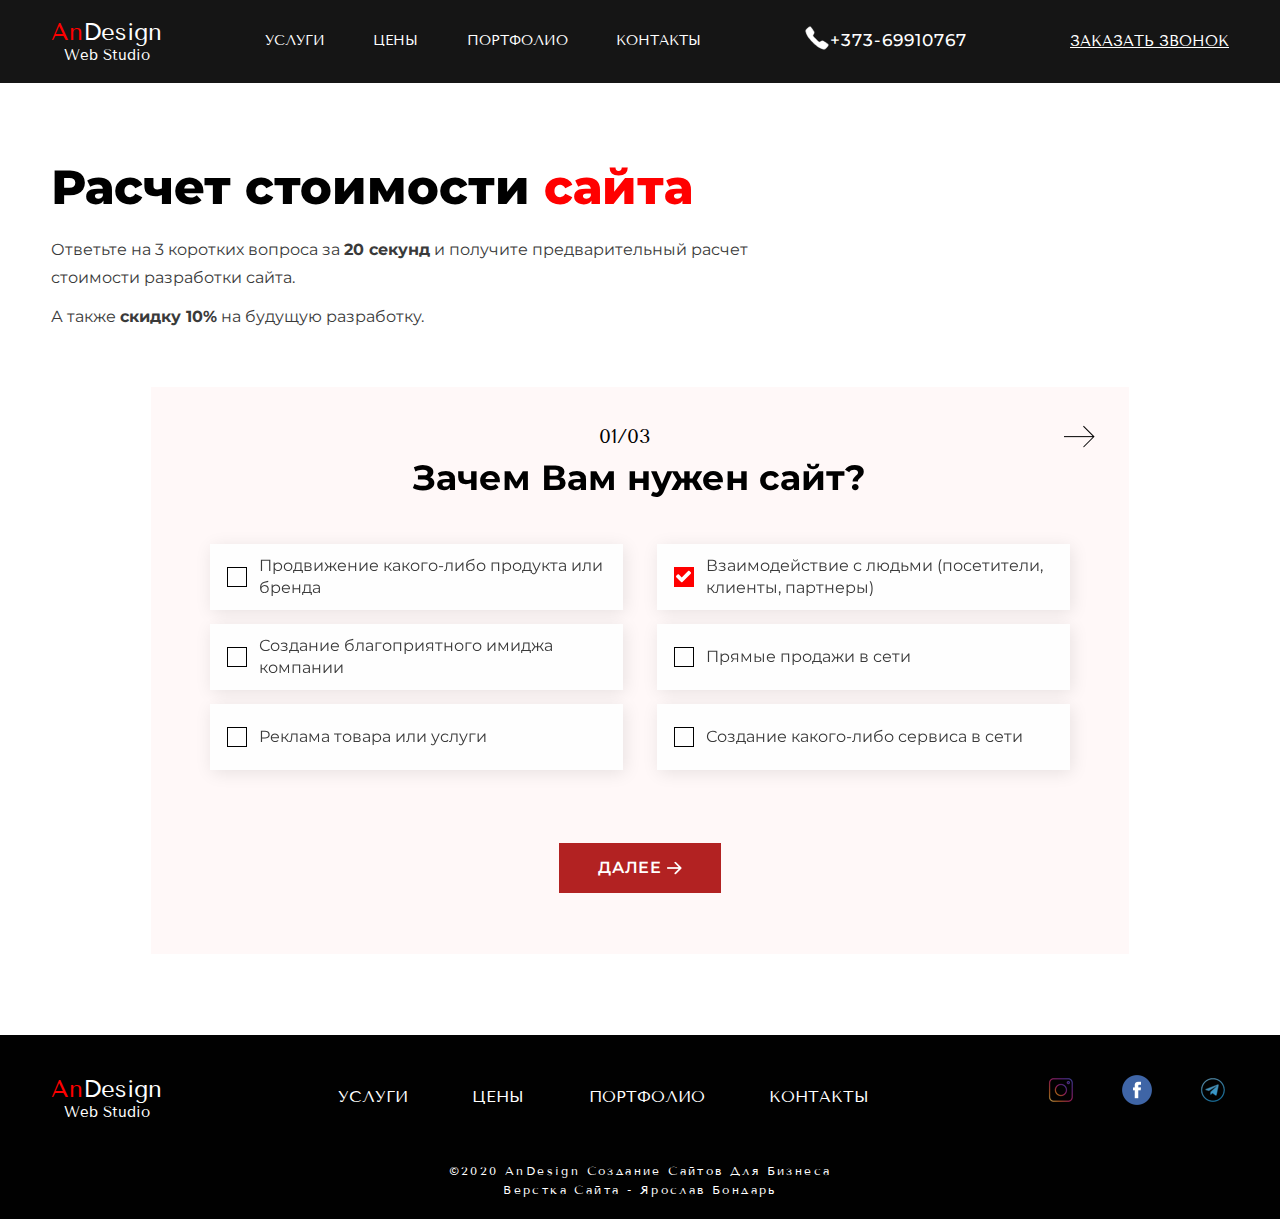
<file: pages/cost.html>
<!DOCTYPE html>
<html lang="en">
<head>
    <meta charset="UTF-8">
    <meta name="viewport" content="width=device-width, initial-scale=1.0">
    <title>Расчет стоимости сайта</title>
    <link rel="stylesheet" href="../css/normalize.css">
    <link rel="stylesheet" href="../css/fonts.css">
    <link rel="stylesheet" href="../css/common_style.css">
    <link rel="stylesheet" href="../css/style.css">
    <link rel="stylesheet" href="../css/pages/cost.css">
</head>
<body>
    <!-- button back to top version_1 s -->
    <div class="buttotop buttotop-v1">
        <div class="buttotop__item buttotop-v1__item">
            <i class="buttotop__arrow buttotop-v1__arrow"></i>
        </div>
    </div>
    <!-- button back to top version_1 f -->
    <!-- button back to top version_2 s -->
    <div class="buttotop buttotop-v2">
        <div class="buttotop__item buttotop-v2__item">
            <i class="buttotop__arrow buttotop-v2__arrow"></i>
        </div>
    </div>
    <!-- button back to top version_2 f -->
    <!-- menu burger begin -->
    <nav class="menu-burger">
        <a href="#" class="menu-burger__link">Услуги</a>
        <a href="#" class="menu-burger__link">цены</a>
        <a href="#" class="menu-burger__link">портфолио</a>
        <a href="#" class="menu-burger__link">Продвижение</a>
        <a href="#" class="menu-burger__link">еще что то</a>
        <a href="#" class="menu-burger__link">еще</a>
        <a href="#" class="menu-burger__link">и еще</a>
        <a href="#" class="menu-burger__link">контакты</a>
    </nav>
    <!-- menu burger end -->
    <div class="modal call__modal">
        <div class="modal-frame">
            <div class="modal__close">
                <div class="modal__close-line"></div>
                <div class="modal__close-line"></div>
            </div>
            <div class="modal__title">
                Заказать звонок
            </div>
            <div class="modal__subtitle">
                Оставьте номер телефона и я перезвоню Вам <b>в течении 30 минут</b> и подробно <b>отвечу</b> на все вопросы по созданию сайта
            </div>
            <form id="modal__form" onsubmit="return false">
                <div class="modal__tel">
                    <input type="tel" placeholder="+380-xx-xxx-xx-xx" pattern="[+]{1}[0-9]{3}-[0-9]{2}-[0-9]{3}-[0-9]{2}-[0-9]{2}" name="modal_tel" class="modal__tel">
                </div>
                <input type="submit" value="заказать звонок" form="modal__form" class="modal__submit button-1">
            </form>    
        </div>
    </div> 
    <main class="main">
        <section class="cost">
            <div class="modal cost__modal">
                <div class="cost__modal-frame">
                    <div class="modal__close cost__close-conteiner cost__close">
                        <div class="cost__close-line"></div>
                        <div class="cost__close-line"></div>
                    </div>
                    <div class="cost__modal-title choise1__subtitle">
                        Спасибо, данные успешно отправлены, наш менеджер свяжется с Вами в течении 30 минут
                    </div>
                </div>
            </div>  
            <div class="cost__header-conteiner header-conteiner">
                <div class="wrapper">
                    <header class="start__header">
                        <div class="start__menu-block">
                            <div class="start__logo logo">
                                <a href="#" class="start__logo-link logo__link">
                                    <div class="start__logo-item logo-item">
                                        <div class="start__logo-text1 logo-text">an</div>
                                        <div class="start__logo-text2 logo-text">design</div>
                                    </div>
                                    <div class="start__slogan slogan">
                                        <div class="start__slogan-item slogan-item">
                                            web studio
                                        </div>
                                    </div>
                                </a>
                            </div>
                            <nav class="start__nav menu">
                                <ul>
                                    <li><a href="#">услуги</a></li>
                                    <li><a href="#">цены</a></li>
                                    <li><a href="#">портфолио</a></li>
                                    <li><a href="#">контакты</a></li>
                                </ul>
                            </nav>
                            <div class="start__phone">
                                <div class="start__phone-icon"><img src="../img/start/phone_icon.png" alt=""></div>
                                <div class="start__phone-item">+373-69910767</div>
                            </div>
                            <div class="start__order-call">
                                <a href="#" class="start__call-item start__call-item-cost">заказать звонок</a>
                            </div>
                            <div class="burger start__burger">
                                <div class="burger__line start__burgerline"></div>
                                <div class="burger__line start__burgerline"></div>
                                <div class="burger__line start__burgerline"></div>
                           </div>
                        </div>
                    </header>
                </div>
            </div>
            <div class="wrapper">
                <h1 class="cost__title title">Расчет стоимости <span class="start__title-color">сайта</span></h1>
                    <div class="cost__subtitle column3__subtitle">
                        Ответьте на 3 коротких вопроса за <b>20 секунд</b> и получите предварительный расчет стоимости разработки сайта.
                        <div>А также <b>скидку 10%</b> на будущую разработку.</div>
                    </div>
                    <div class="cost__frame">
                        <div class="cost__nav-conteiner">
                            <div class="cost__nav">
                                <button class="cost__arrow cost__arrow-prev"><img src="../img/cost/arrow_prew.png" alt="arrow" class="cost__arrow-img"></button>
                                <div class="cost__count">
                                    <div class="cost__digit1">01</div>
                                    <div class="cost__divider">/</div>
                                    <div class="cost__digit2">01</div>
                                </div>
                                <button class="cost__arrow cost__arrow-next"><img src="../img/cost/arrow_next.png" alt="arrow" class="cost__arrow-img"></button>
                            </div>
                        </div>
                        <form id="choise__form" onsubmit="return false">
                            <div class="choise">
                                <div class="choise__frame-title start__title">Зачем Вам нужен сайт?</div>
                                <div class="choise__conteiner">
                                    <div class="choise__col">
                                        <label class="choise__item">
                                            <input class="choise__checkbox" type="checkbox" name="why1" value="Продвижение какого-либо продукта или бренда">
                                                <span class="choise__figure"></span>
                                                <span class="choise__description column__subtitle">Продвижение какого-либо продукта или бренда</span>
                                        </label>
                                        <label class="choise__item">
                                            <input class="choise__checkbox" type="checkbox" name="why2" value="Создание благоприятного имиджа компании"><span class="choise__figure"></span><span class="choise__description column__subtitle">Создание благоприятного имиджа компании</span>
                                        </label>
                                        <label class="choise__item">
                                            <input class="choise__checkbox" type="checkbox" name="why3" value="Реклама товара или услуги"><span class="choise__figure"></span><span class="choise__description column__subtitle">Реклама товара или услуги</span>
                                        </label>
                                    </div>
                                    <div class="choise__col">
                                        <label class="choise__item">
                                            <input class="choise__checkbox" type="checkbox" name="why4" value="Взаимодействие с людьми (посетители, клиенты, партнеры)" checked><span class="choise__figure"></span><span class="choise__description column__subtitle">Взаимодействие с людьми (посетители, клиенты, партнеры)</span>
                                        </label>
                                        <label class="choise__item">
                                            <input class="choise__checkbox" type="checkbox" name="why5" value="Прямые продажи в сети"><span class="choise__figure"></span><span class="choise__description column__subtitle">Прямые продажи в сети</span>
                                        </label>
                                        <label class="choise__item">
                                            <input class="choise__checkbox" type="checkbox" name="why6" value="Создание какого-либо сервиса в сети"><span class="choise__figure"></span>
                                            <span class="choise__description column__subtitle">Создание какого-либо сервиса в сети</span>
                                        </label>
                                    </div>
                                </div>
                            </div>
                            <div class="choise">
                                <div class="choise__frame-title start__title">Какая информация должна быть на сайте?</div>
                                <div class="choise__conteiner">
                                    <div class="choise__col">
                                        <label class="choise__item">
                                            <input class="choise__checkbox" type="checkbox" name="why1" value="Информация об услугах компании"><span class="choise__figure"></span><span class="choise__description column__subtitle">Информация об услугах компании</span>
                                        </label>
                                        <label class="choise__item">
                                            <input class="choise__checkbox" type="checkbox" name="why2" value="Карточки товара"><span class="choise__figure"></span><span class="choise__description column__subtitle">Карточки товара</span>
                                        </label>
                                        <label class="choise__item">
                                            <input class="choise__checkbox" type="checkbox" name="why3" value="Форма обратной связи"><span class="choise__figure"></span><span class="choise__description column__subtitle">Форма обратной связи</span>
                                        </label>
                                        <label class="choise__item">
                                            <input class="choise__checkbox" type="checkbox" name="why4" value="Наша команда" checked><span class="choise__figure"></span><span class="choise__description column__subtitle">Наша команда</span>
                                        </label>
                                    </div>
                                    <div class="choise__col">
                                        <label class="choise__item">
                                            <input class="choise__checkbox" type="checkbox" name="why5" value="Информация о компании и контакты"><span class="choise__figure"></span><span class="choise__description column__subtitle">Информация о компании и контакты</span>
                                        </label>
                                        <label class="choise__item">
                                            <input class="choise__checkbox" type="checkbox" name="why6" value="Новости компании"><span class="choise__figure"></span>
                                            <span class="choise__description column__subtitle">Новости компании</span>
                                        </label>
                                        <label class="choise__item">
                                            <input class="choise__checkbox" type="checkbox" name="why5" value="Прайс-лист"><span class="choise__figure"></span><span class="choise__description column__subtitle">Прайс-лист</span>
                                        </label>
                                        <label class="choise__item">
                                            <input class="choise__checkbox" type="checkbox" name="why6" value="Другое"><span class="choise__figure"></span>
                                            <span class="choise__description column__subtitle">Другое</span>
                                        </label>
                                    </div>
                                </div>
                            </div>
                            <div class="choise">
                                <div class="choise__frame-title start__title">Какие действия должен совершить посетитель на сайте?</div>
                                <div class="choise__conteiner">
                                    <div class="choise__col">
                                        <label class="choise__item">
                                            <input class="choise__checkbox" type="checkbox" name="why1" value="Пользователь должен написать Вам сообщение"><span class="choise__figure"></span><span class="choise__description column__subtitle">Пользователь должен написать Вам сообщение</span>
                                        </label>
                                        <label class="choise__item">
                                            <input class="choise__checkbox" type="checkbox" name="why2" value="Заказать товар в магазине"><span class="choise__figure"></span><span class="choise__description column__subtitle">Заказать товар в магазине</span>
                                        </label>
                                    </div>
                                    <div class="choise__col">
                                        <label class="choise__item">
                                            <input class="choise__checkbox" type="checkbox" name="why4" value="Заказать звонок с сайта" checked><span class="choise__figure"></span><span class="choise__description column__subtitle">Заказать звонок с сайта</span>
                                        </label>
                                        <label class="choise__item">
                                            <input class="choise__checkbox" type="checkbox" name="why5" value="Оставить заявку через форму обратной связи"><span class="choise__figure"></span><span class="choise__description column__subtitle">Оставить заявку через форму обратной связи</span>
                                        </label>
                                    </div>
                                </div>
                            </div>
                            <div class="choise1">
                                <div class="choise1__subtitle">
                                    Впишите свой телефон, на который можно отправить информацию по whatsapp/viber/смс и нажмите на красную кнопку
                                </div>
                                <div class="choise1__tel">
                                    <input type="tel" placeholder="+380-xx-xxx-xx-xx" pattern="[+]{1}[0-9]{3}-[0-9]{2}-[0-9]{3}-[0-9]{2}-[0-9]{2}" name="cost_tel" class="cost__tel">
                                </div>
                                <input type="submit" value="получить расчет" form="choise__form" class="cost__submit button-1">
                            </div>
                        </form>
                        <div class="cost__button-conteiner">
                            <button class="cost__button button-1">Далее<img src="../img/cost/arrow_button.png" alt="arrow" class="cost__button-img"></button>
                            <button class="cost__button2 button-1">Рассчитать</button>
                        </div>
                    </div>
            </div>
        </section>
    </main>      
    <footer class="footer cost__footer">
        <div class="wrapper">
            <div class="footer__conteiner">
                <div class="footer__logo logo">
                    <a href="#" class="footer__logo-link logo__link">
                        <div class="footer__logo-item logo-item">
                            <div class="footer__logo-text1 logo-text start__logo-text1">an</div>
                            <div class="footer__logo-text2 logo-text start__logo-text2">design</div>
                        </div>
                        <div class="footer__slogan slogan">
                            <div class="footer__slogan-item slogan-item start__slogan-item">
                                web studio
                            </div>
                        </div>
                    </a>
                </div>
                <nav class="footer__nav menu">
                    <ul>
                        <li><a href="#">услуги</a></li>
                        <li><a href="#">цены</a></li>
                        <li><a href="#">портфолио</a></li>
                        <li><a href="#">контакты</a></li>
                    </ul>
                </nav>
                <div class="footer__social">
                    <a href="#" class="footer__social-link">
                        <img src="../img/footer/instagram.png" alt="instagram_logo" class="footer__social-img">
                    </a>
                    <a href="#" class="footer__social-link">
                        <img src="../img/footer/facebook.png" alt="facebook_logo" class="footer__social-img">
                    </a>
                    <a href="#" class="footer__social-link">
                        <img src="../img/footer/telegram.png" alt="telegram_logo" class="footer__social-img">
                    </a>
                </div>
            </div>
            <div class="footer__copyright">
                <div class="footer__copyright-text">©2020 AnDesign Создание сайтов для бизнеса</div>
                <div class="webcoder footer__copyright-text">Верстка сайта - <a href="#" class="webcoder__link footer__copyright-text">Ярослав Бондарь</a></div>
            </div>
        </div>
    </footer>
<script src="../js/commonJs/commonJs.js"></script>        
<script src="../js/commonJs/orderCall.js"></script>
<script src="../js/commonJs/commonBurger.js"></script>
<script src="../js/commonJs/buttonsToTop.js"></script>
<script src="../js/pagesJs/costJs/costSlider.js"></script>
<script src="../js/pagesJs/commonPagesJs/commonPagesBurger.js"></script>
<script src="../js/pagesJs/costJs/costBurger.js"></script>
</body>
</html>
</file>
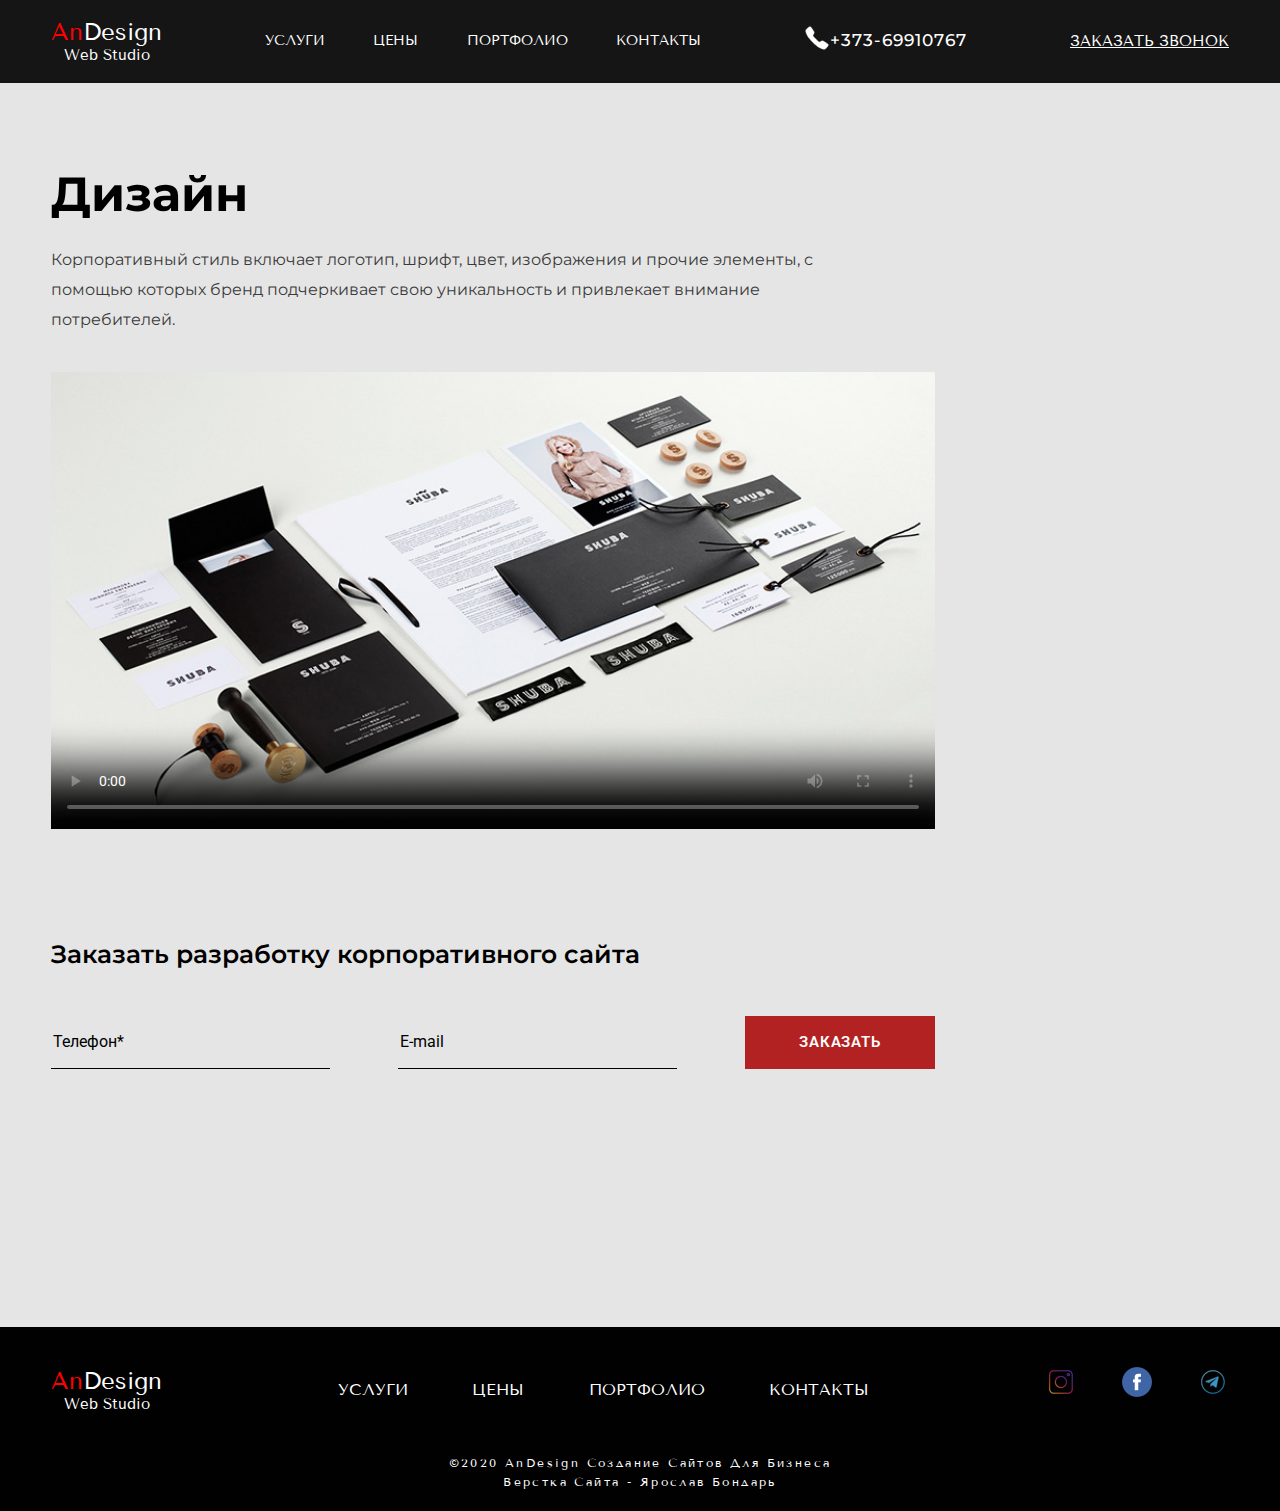
<file: pages/design.html>
<!DOCTYPE html>
<html lang="en">
<head>
    <meta charset="UTF-8">
    <meta name="viewport" content="width=device-width, initial-scale=1.0">
    <title>Дизайн</title>
    <link rel="stylesheet" href="../css/normalize.css">
    <link rel="stylesheet" href="../css/fonts.css">
    <link rel="stylesheet" href="../css/common_style.css">
    <link rel="stylesheet" href="../css/style.css">
    <link rel="stylesheet" href="../css/pages/pages_common.css">
    <link rel="stylesheet" href="../css/pages/design.css">
</head>
<body>
    <!-- button back to top version_1 s -->
    <div class="buttotop buttotop-v1">
        <div class="buttotop__item buttotop-v1__item">
            <i class="buttotop__arrow buttotop-v1__arrow"></i>
        </div>
    </div>
    <!-- button back to top version_1 f -->
    <!-- button back to top version_2 s -->
    <div class="buttotop buttotop-v2">
        <div class="buttotop__item buttotop-v2__item">
            <i class="buttotop__arrow buttotop-v2__arrow"></i>
        </div>
    </div>
    <!-- button back to top version_2 f -->
    <!-- menu burger begin -->
    <nav class="menu-burger">
        <a href="#" class="menu-burger__link">Услуги</a>
        <a href="#" class="menu-burger__link">цены</a>
        <a href="#" class="menu-burger__link">портфолио</a>
        <a href="#" class="menu-burger__link">Продвижение</a>
        <a href="#" class="menu-burger__link">еще что то</a>
        <a href="#" class="menu-burger__link">еще</a>
        <a href="#" class="menu-burger__link">и еще</a>
        <a href="#" class="menu-burger__link">контакты</a>
    </nav>
    <!-- menu burger end -->
    <div class="modal call__modal">
        <div class="modal-frame">
            <div class="modal__close">
                <div class="modal__close-line"></div>
                <div class="modal__close-line"></div>
            </div>
            <div class="modal__title">
                Заказать звонок
            </div>
            <div class="modal__subtitle">
                Оставьте номер телефона и я перезвоню Вам <b>в течении 30 минут</b> и подробно <b>отвечу</b> на все вопросы по созданию сайта
            </div>
            <form id="modal__form" onsubmit="return false">
                <div class="modal__tel">
                    <input type="tel" placeholder="+380-xx-xxx-xx-xx" pattern="[+]{1}[0-9]{3}-[0-9]{2}-[0-9]{3}-[0-9]{2}-[0-9]{2}" name="modal_tel" class="modal__tel">
                </div>
                <input type="submit" value="заказать звонок" form="modal__form" class="modal__submit button-1">
            </form>    
        </div>
    </div> 
    <main class="main main__design">
        <div class="design__header-conteiner header-conteiner sites__header-conteiner">
            <div class="wrapper">
                <header class="start__header">
                    <div class="start__menu-block">
                        <div class="start__logo logo">
                            <a href="#" class="start__logo-link logo__link">
                                <div class="start__logo-item logo-item">
                                    <div class="start__logo-text1 logo-text">an</div>
                                    <div class="start__logo-text2 logo-text">design</div>
                                </div>
                                <div class="start__slogan slogan">
                                    <div class="start__slogan-item slogan-item">
                                        web studio
                                    </div>
                                </div>
                            </a>
                        </div>
                        <nav class="start__nav menu">
                            <ul>
                                <li><a href="#">услуги</a></li>
                                <li><a href="#">цены</a></li>
                                <li><a href="#">портфолио</a></li>
                                <li><a href="#">контакты</a></li>
                            </ul>
                        </nav>
                        <div class="start__phone">
                            <div class="start__phone-icon"><img src="../img/start/phone_icon.png" alt=""></div>
                            <div class="start__phone-item">+373-69910767</div>
                        </div>
                        <div class="start__order-call">
                            <a href="#" class="start__call-item design__call-item">заказать звонок</a>
                        </div>
                        <div class="burger start__burger">
                            <div class="burger__line start__burgerline"></div>
                            <div class="burger__line start__burgerline"></div>
                            <div class="burger__line start__burgerline"></div>
                    </div>
                    </div>
                </header>
            </div>
        </div>
        <div class="design__body sites">
            <div class="wrapper">
                <div class="sites__conteiner">
                    <h1 class="design__title column__title sites__title">
                        Дизайн
                    </h1>
                    <div class="design__description sites__description">
                        <div class="design__text sites__text column__subtitle">
                            Корпоративный стиль включает логотип, шрифт, цвет, изображения и прочие элементы, с помощью которых бренд подчеркивает свою уникальность и привлекает внимание потребителей.
                        </div>
                        <div class="design__pic sites__pic">
                            <video class="sites__pic-item design__pic-item" controls poster="../img/sites/design/01.png" preload="none">
                                <!-- <source src="#" type=""> -->
                            </video>
                        </div>
                    </div>
                    <form action="#" class="sites__form design__form" method="POST">
                        <div class="sites__form-title column3__title">Заказать разработку корпоративного сайта
                        </div>
                        <div class="sites__form-elements form__font">  
                            <input class="sites__tel" value="Телефон*" type="tel" name="design-tel">
                            <input type="email" value="E-mail" class="sites__email design__email" name="design-email">
                            <input class="sites__button button-1" type="submit" value="заказать">  
                        </div>
                    </form>
                </div>
            </div>
        </div>
    </main>  
    <footer class="footer footer__design">
        <div class="wrapper">
            <div class="footer__conteiner">
                <div class="footer__logo logo">
                    <a href="#" class="footer__logo-link logo__link">
                        <div class="footer__logo-item logo-item">
                            <div class="footer__logo-text1 logo-text start__logo-text1">an</div>
                            <div class="footer__logo-text2 logo-text start__logo-text2">design</div>
                        </div>
                        <div class="footer__slogan slogan">
                            <div class="footer__slogan-item slogan-item start__slogan-item">
                                web studio
                            </div>
                        </div>
                    </a>
                </div>
                <nav class="footer__nav menu">
                    <ul>
                        <li><a href="#">услуги</a></li>
                        <li><a href="#">цены</a></li>
                        <li><a href="#">портфолио</a></li>
                        <li><a href="#">контакты</a></li>
                    </ul>
                </nav>
                <div class="footer__social">
                    <a href="#" class="footer__social-link">
                        <img src="../img/footer/instagram.png" alt="instagram_logo" class="footer__social-img">
                    </a>
                    <a href="#" class="footer__social-link">
                        <img src="../img/footer/facebook.png" alt="facebook_logo" class="footer__social-img">
                    </a>
                    <a href="#" class="footer__social-link">
                        <img src="../img/footer/telegram.png" alt="telegram_logo" class="footer__social-img">
                    </a>
                </div>
            </div>
            <div class="footer__copyright">
                <div class="footer__copyright-text">©2020 AnDesign Создание сайтов для бизнеса</div>
                <div class="webcoder footer__copyright-text">Верстка сайта - <a href="#" class="webcoder__link footer__copyright-text">Ярослав Бондарь</a></div>
            </div>
        </div>
    </footer>
<script src="../js/commonJs/commonJs.js"></script>    
<script src="../js/commonJs/commonBurger.js"></script>
<script src="../js/commonJs/buttonsToTop.js"></script>
<script src="../js/pagesJs/commonPagesJs/commonPagesBurger.js"></script>
<script src="../js/commonJs/orderCall.js"></script>
</body>
</html>
</file>
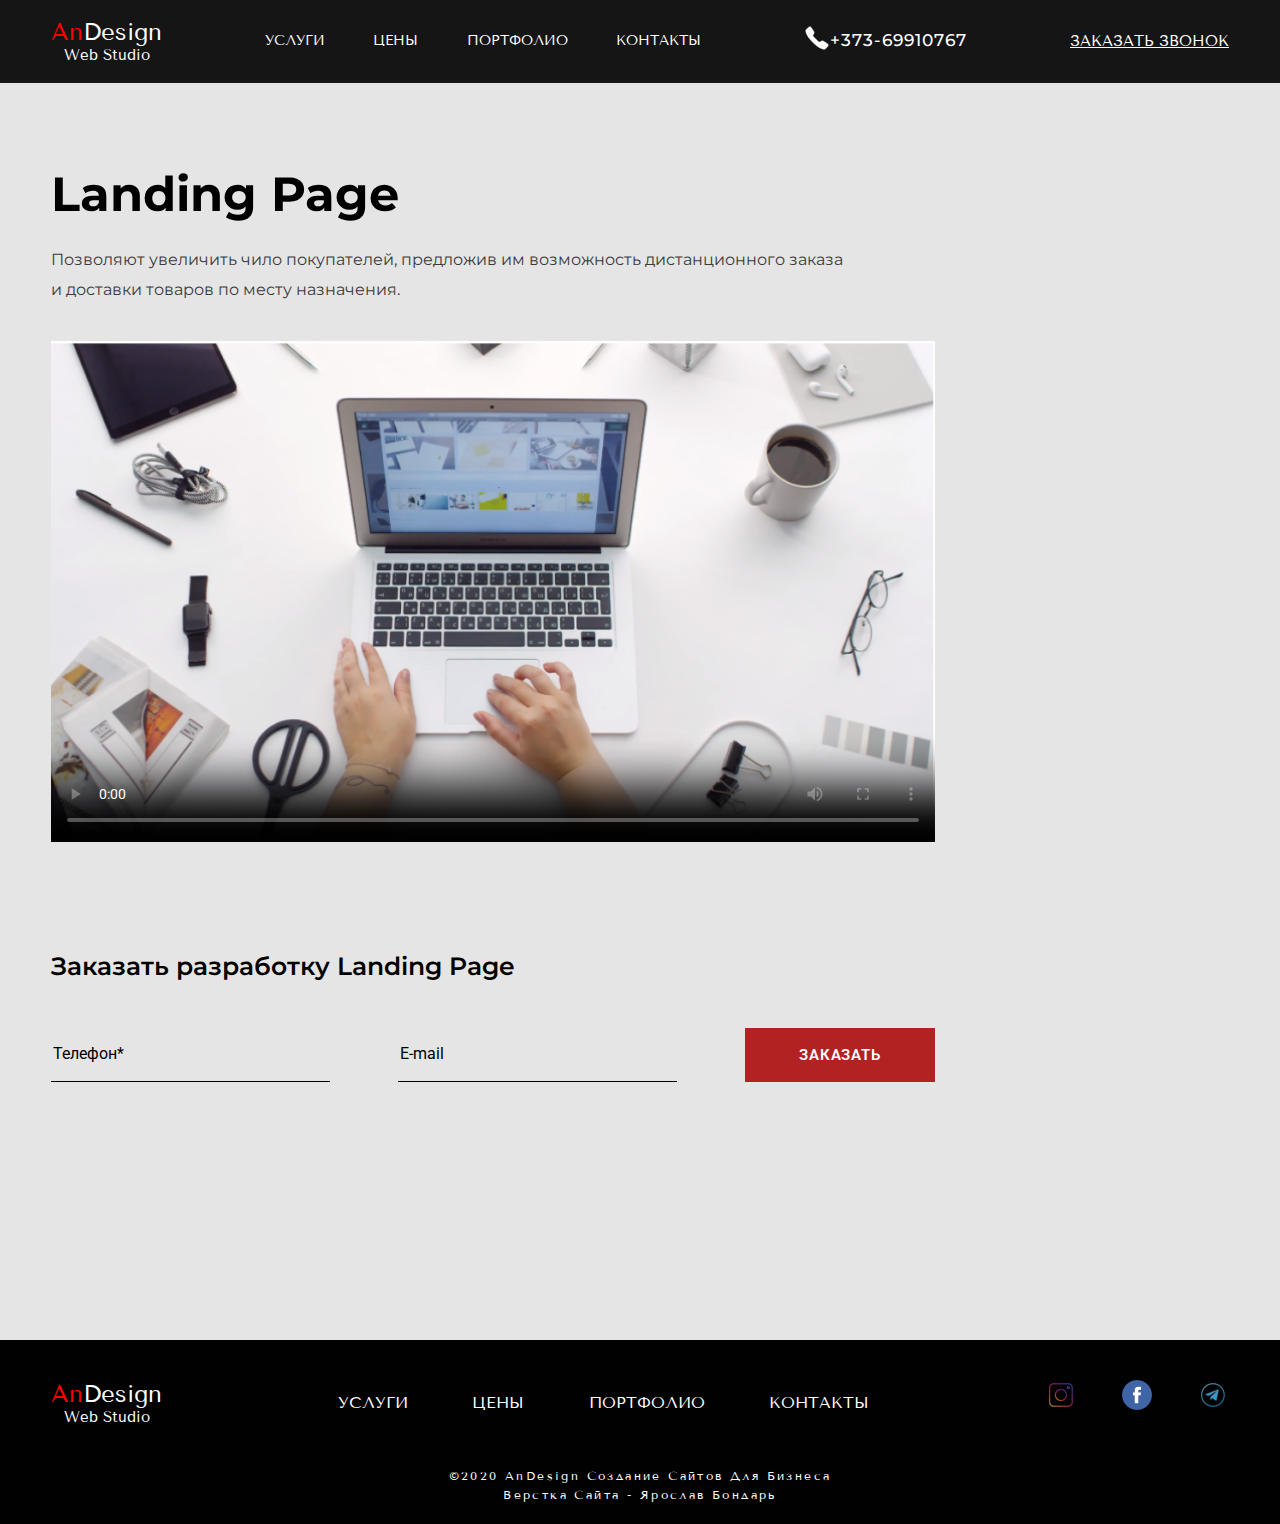
<file: pages/landing.html>
<!DOCTYPE html>
<html lang="en">
<head>
    <meta charset="UTF-8">
    <meta name="viewport" content="width=device-width, initial-scale=1.0">
    <title>Landing Page</title>
    <link rel="stylesheet" href="../css/normalize.css">
    <link rel="stylesheet" href="../css/fonts.css">
    <link rel="stylesheet" href="../css/common_style.css">
    <link rel="stylesheet" href="../css/style.css">
    <link rel="stylesheet" href="../css/pages/pages_common.css">
    <link rel="stylesheet" href="../css/pages/landing.css">
</head>
<body>
    <!-- button back to top version_1 s -->
    <div class="buttotop buttotop-v1">
        <div class="buttotop__item buttotop-v1__item">
            <i class="buttotop__arrow buttotop-v1__arrow"></i>
        </div>
    </div>
    <!-- button back to top version_1 f -->
    <!-- button back to top version_2 s -->
    <div class="buttotop buttotop-v2">
        <div class="buttotop__item buttotop-v2__item">
            <i class="buttotop__arrow buttotop-v2__arrow"></i>
        </div>
    </div>
    <!-- button back to top version_2 f -->
    <!-- menu burger begin -->
    <nav class="menu-burger">
        <a href="#" class="menu-burger__link">Услуги</a>
        <a href="#" class="menu-burger__link">цены</a>
        <a href="#" class="menu-burger__link">портфолио</a>
        <a href="#" class="menu-burger__link">Продвижение</a>
        <a href="#" class="menu-burger__link">еще что то</a>
        <a href="#" class="menu-burger__link">еще</a>
        <a href="#" class="menu-burger__link">и еще</a>
        <a href="#" class="menu-burger__link">контакты</a>
    </nav>
    <!-- menu burger end -->
    <div class="modal call__modal">
        <div class="modal-frame">
            <div class="modal__close">
                <div class="modal__close-line"></div>
                <div class="modal__close-line"></div>
            </div>
            <div class="modal__title">
                Заказать звонок
            </div>
            <div class="modal__subtitle">
                Оставьте номер телефона и я перезвоню Вам <b>в течении 30 минут</b> и подробно <b>отвечу</b> на все вопросы по созданию сайта
            </div>
            <form id="modal__form" onsubmit="return false">
                <div class="modal__tel">
                    <input type="tel" placeholder="+380-xx-xxx-xx-xx" pattern="[+]{1}[0-9]{3}-[0-9]{2}-[0-9]{3}-[0-9]{2}-[0-9]{2}" name="modal_tel" class="modal__tel">
                </div>
                <input type="submit" value="заказать звонок" form="modal__form" class="modal__submit button-1">
            </form>    
        </div>
    </div>    
    <main class="main main__landing">
        <div class="landing__header-conteiner header-conteiner sites__header-conteiner">
            <div class="wrapper">
                <header class="start__header">
                    <div class="start__menu-block">
                        <div class="start__logo logo">
                            <a href="#" class="start__logo-link logo__link">
                                <div class="start__logo-item logo-item">
                                    <div class="start__logo-text1 logo-text">an</div>
                                    <div class="start__logo-text2 logo-text">design</div>
                                </div>
                                <div class="start__slogan slogan">
                                    <div class="start__slogan-item slogan-item">
                                        web studio
                                    </div>
                                </div>
                            </a>
                        </div>
                        <nav class="start__nav menu">
                            <ul>
                                <li><a href="#">услуги</a></li>
                                <li><a href="#">цены</a></li>
                                <li><a href="#">портфолио</a></li>
                                <li><a href="#">контакты</a></li>
                            </ul>
                        </nav>
                        <div class="start__phone">
                            <div class="start__phone-icon"><img src="../img/start/phone_icon.png" alt=""></div>
                            <div class="start__phone-item">+373-69910767</div>
                        </div>
                        <div class="start__order-call">
                            <a href="#" class="start__call-item landing__call-item">заказать звонок</a>
                        </div>
                        <div class="burger start__burger">
                            <div class="burger__line start__burgerline"></div>
                            <div class="burger__line start__burgerline"></div>
                            <div class="burger__line start__burgerline"></div>
                    </div>
                    </div>
                </header>
            </div>
        </div>
        <div class="landing__body sites">
            <div class="wrapper">
                <div class="sites__conteiner">
                    <h1 class="landing__title column__title sites__title">
                        Landing Page
                    </h1>
                    <div class="landing__description sites__description">
                        <div class="landing__text sites__text column__subtitle">
                            Позволяют увеличить чило покупателей, предложив им возможность дистанционного заказа и доставки товаров по месту назначения.
                        </div>
                        <div class="landing__pic sites__pic">
                            <video class="sites__pic-item" controls poster="../img/sites/landing/01.png" preload="none">
                                <!-- <source src="#" type=""> -->
                            </video>
                        </div>
                    </div>
                    <form action="#" class="sites__form landing__form" method="POST">
                        <div class="sites__form-title column3__title">Заказать разработку Landing Page
                        </div>
                        <div class="sites__form-elements form__font">  
                            <input class="sites__tel" value="Телефон*" type="tel" name="landing-tel">
                            <input type="email" value="E-mail" class="sites__email landing__email" name="landing-email">
                            <input class="sites__button button-1" type="submit" value="заказать">  
                        </div>
                    </form>
                </div>
            </div>
        </div>
    </main>
    <footer class="footer footer__landing">
        <div class="wrapper">
            <div class="footer__conteiner">
                <div class="footer__logo logo">
                    <a href="#" class="footer__logo-link logo__link">
                        <div class="footer__logo-item logo-item">
                            <div class="footer__logo-text1 logo-text start__logo-text1">an</div>
                            <div class="footer__logo-text2 logo-text start__logo-text2">design</div>
                        </div>
                        <div class="footer__slogan slogan">
                            <div class="footer__slogan-item slogan-item start__slogan-item">
                                web studio
                            </div>
                        </div>
                    </a>
                </div>
                <nav class="footer__nav menu">
                    <ul>
                        <li><a href="#">услуги</a></li>
                        <li><a href="#">цены</a></li>
                        <li><a href="#">портфолио</a></li>
                        <li><a href="#">контакты</a></li>
                    </ul>
                </nav>
                <div class="footer__social">
                    <a href="#" class="footer__social-link">
                        <img src="../img/footer/instagram.png" alt="instagram_logo" class="footer__social-img">
                    </a>
                    <a href="#" class="footer__social-link">
                        <img src="../img/footer/facebook.png" alt="facebook_logo" class="footer__social-img">
                    </a>
                    <a href="#" class="footer__social-link">
                        <img src="../img/footer/telegram.png" alt="telegram_logo" class="footer__social-img">
                    </a>
                </div>
            </div>
            <div class="footer__copyright">
                <div class="footer__copyright-text">©2020 AnDesign Создание сайтов для бизнеса</div>
                <div class="webcoder footer__copyright-text">Верстка сайта - <a href="#" class="webcoder__link footer__copyright-text">Ярослав Бондарь</a></div>
            </div>
        </div>
    </footer>
<script src="../js/commonJs/commonJs.js"></script>    
<script src="../js/commonJs/commonBurger.js"></script>
<script src="../js/commonJs/buttonsToTop.js"></script>
<script src="../js/pagesJs/commonPagesJs/commonPagesBurger.js"></script>
<script src="../js/commonJs/orderCall.js"></script>
</body>
</html>
</file>
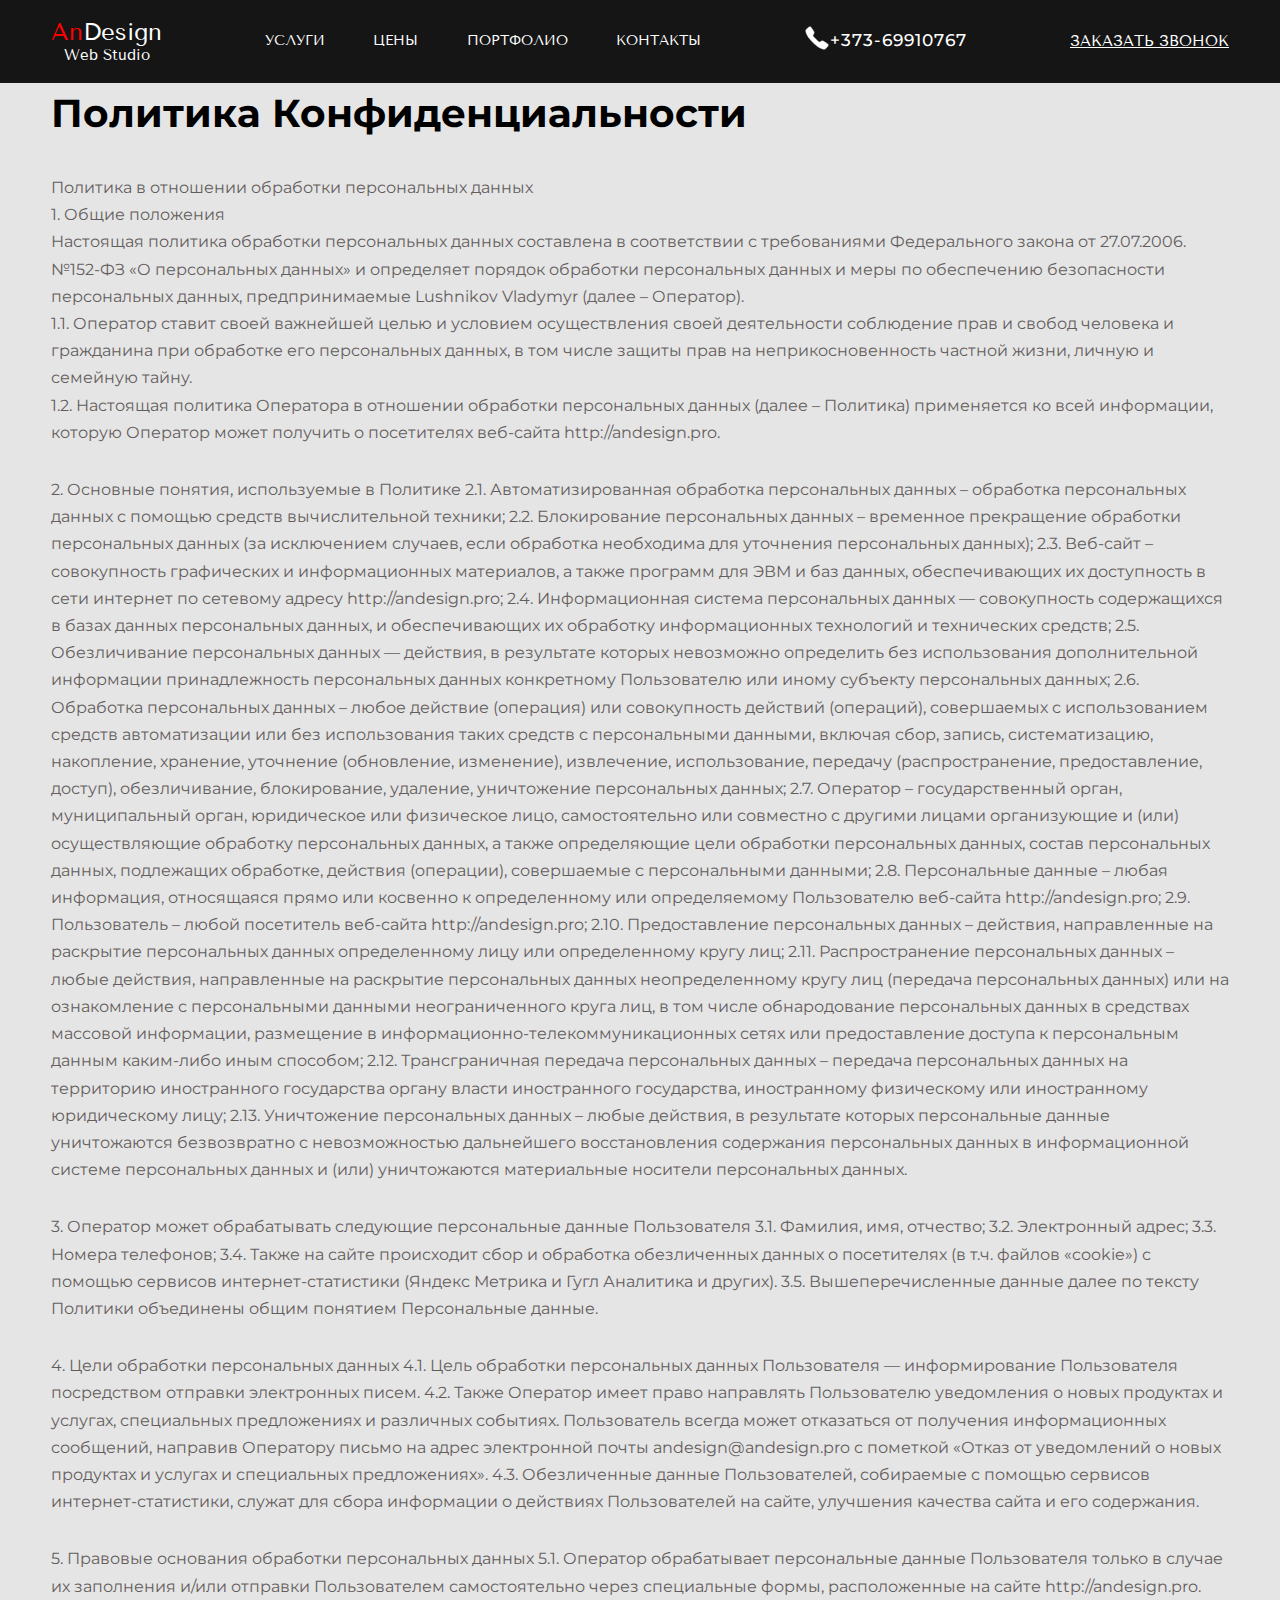
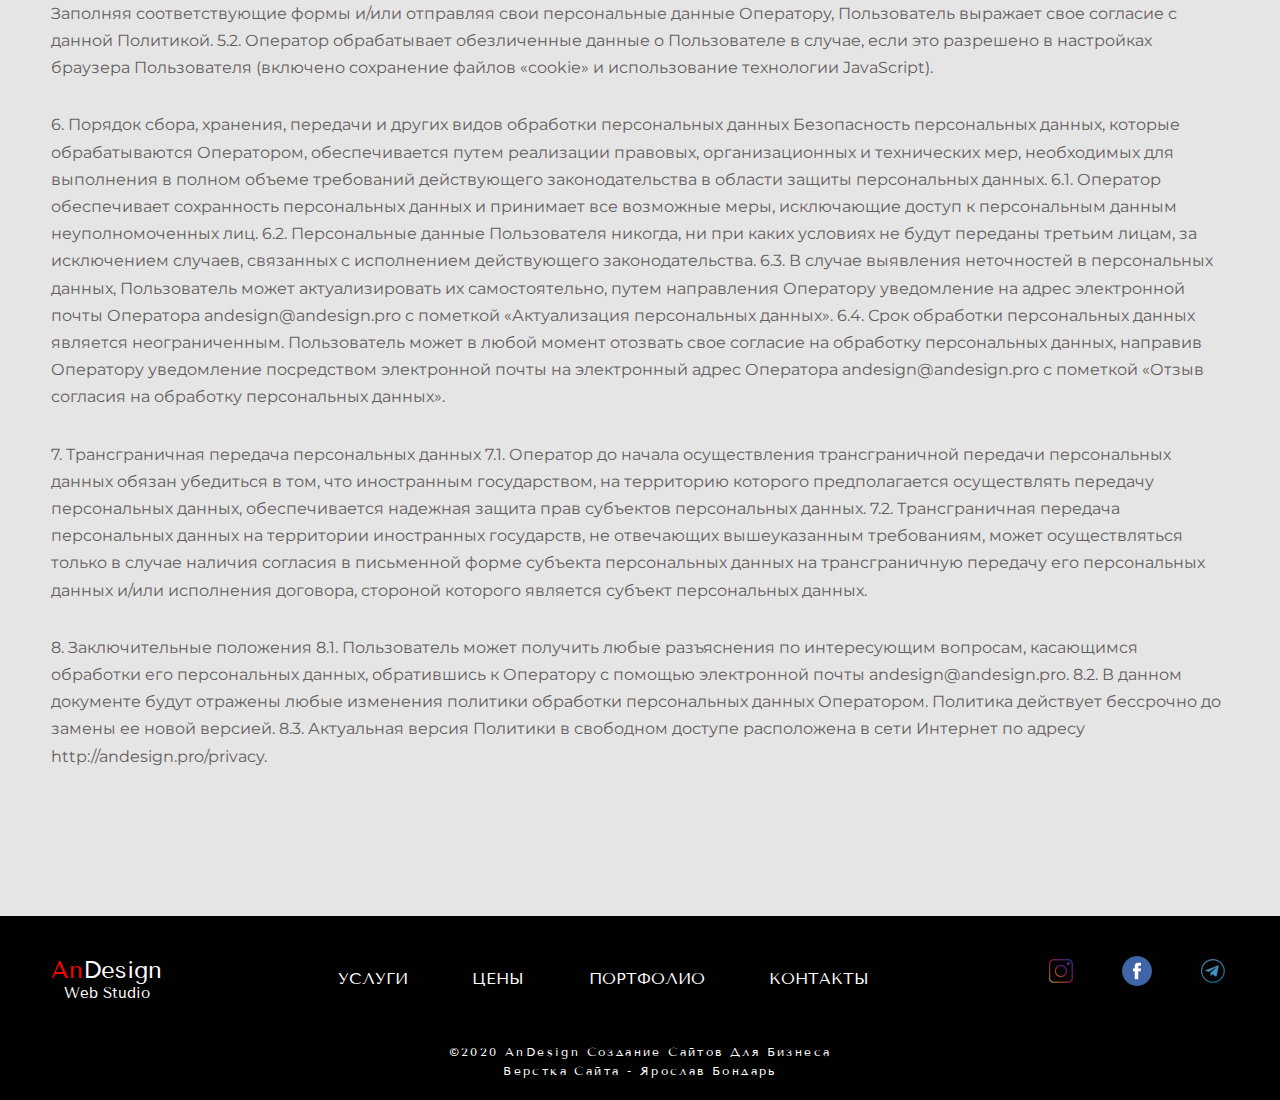
<file: pages/privacy.html>
<!DOCTYPE html>
<html lang="ru">
<head>
    <meta charset="UTF-8">
    <meta name="viewport" content="width=device-width, initial-scale=1.0">
    <title>Политика Конфиденциальности</title>
    <link rel="stylesheet" href="../css/normalize.css">
    <link rel="stylesheet" href="../css/fonts.css">
    <link rel="stylesheet" href="../css/common_style.css">
    <link rel="stylesheet" href="../css/style.css">
    <link rel="stylesheet" href="../css/pages/pages_common.css">
    <link rel="stylesheet" href="../css/pages/privacy.css">
</head>
<body>
    <!-- button back to top version_1 s -->
    <div class="buttotop buttotop-v1">
        <div class="buttotop__item buttotop-v1__item">
            <i class="buttotop__arrow buttotop-v1__arrow"></i>
        </div>
    </div>
    <!-- button back to top version_1 f -->
    <!-- button back to top version_2 s -->
    <div class="buttotop buttotop-v2">
        <div class="buttotop__item buttotop-v2__item">
            <i class="buttotop__arrow buttotop-v2__arrow"></i>
        </div>
    </div>
    <!-- button back to top version_2 f -->
    <!-- menu burger begin -->
    <nav class="menu-burger">
        <a href="#" class="menu-burger__link">Услуги</a>
        <a href="#" class="menu-burger__link">цены</a>
        <a href="#" class="menu-burger__link">портфолио</a>
        <a href="#" class="menu-burger__link">Продвижение</a>
        <a href="#" class="menu-burger__link">еще что то</a>
        <a href="#" class="menu-burger__link">еще</a>
        <a href="#" class="menu-burger__link">и еще</a>
        <a href="#" class="menu-burger__link">контакты</a>
    </nav>
    <!-- menu burger end -->
    <div class="modal call__modal">
        <div class="modal-frame">
            <div class="modal__close">
                <div class="modal__close-line"></div>
                <div class="modal__close-line"></div>
            </div>
            <div class="modal__title">
                Заказать звонок
            </div>
            <div class="modal__subtitle">
                Оставьте номер телефона и я перезвоню Вам <b>в течении 30 минут</b> и подробно <b>отвечу</b> на все вопросы по созданию сайта
            </div>
            <form id="modal__form" onsubmit="return false">
                <div class="modal__tel">
                    <input type="tel" placeholder="+380-xx-xxx-xx-xx" pattern="[+]{1}[0-9]{3}-[0-9]{2}-[0-9]{3}-[0-9]{2}-[0-9]{2}" name="modal_tel" class="modal__tel">
                </div>
                <input type="submit" value="заказать звонок" form="modal__form" class="modal__submit button-1">
            </form>    
        </div>
    </div>    
    <main class="main privacy__main">
        <div class="privacy__header-conteiner header-conteiner sites__header-conteiner">
            <div class="wrapper">
                <header class="start__header">
                    <div class="start__menu-block">
                        <div class="start__logo logo">
                            <a href="#" class="start__logo-link logo__link">
                                <div class="start__logo-item logo-item">
                                    <div class="start__logo-text1 logo-text">an</div>
                                    <div class="start__logo-text2 logo-text">design</div>
                                </div>
                                <div class="start__slogan slogan">
                                    <div class="start__slogan-item slogan-item">
                                        web studio
                                    </div>
                                </div>
                            </a>
                        </div>
                        <nav class="start__nav menu">
                            <ul>
                                <li><a href="#">услуги</a></li>
                                <li><a href="#">цены</a></li>
                                <li><a href="#">портфолио</a></li>
                                <li><a href="#">контакты</a></li>
                            </ul>
                        </nav>
                        <div class="start__phone">
                            <div class="start__phone-icon"><img src="../img/start/phone_icon.png" alt=""></div>
                            <div class="start__phone-item">+373-69910767</div>
                        </div>
                        <div class="start__order-call">
                            <a href="#" class="start__call-item">заказать звонок</a>
                        </div>
                        <div class="burger start__burger privacy__burger">
                            <div class="burger__line start__burgerline"></div>
                            <div class="burger__line start__burgerline"></div>
                            <div class="burger__line start__burgerline"></div>
                    </div>
                    </div>
                </header>
            </div>
        </div>
        <div class="privacy__body sites">
            <div class="wrapper">
                <h1 class="privacy__title column__title sites__title">
                    Политика Конфиденциальности
                </h1>
                <div class="privacy__description column__subtitle">
                    <p>
                        Политика в отношении обработки персональных данных<br> 1. Общие положения<br> Настоящая политика обработки персональных данных составлена в соответствии с требованиями Федерального закона от 27.07.2006. №152-ФЗ «О персональных данных» и определяет порядок обработки персональных данных и меры по обеспечению безопасности персональных данных, предпринимаемые Lushnikov Vladymyr (далее – Оператор).<br> 1.1. Оператор ставит своей важнейшей целью и условием осуществления своей деятельности соблюдение прав и свобод человека и гражданина при обработке его персональных данных, в том числе защиты прав на неприкосновенность частной жизни, личную и семейную тайну.<br> 1.2. Настоящая политика Оператора в отношении обработки персональных данных (далее – Политика) применяется ко всей информации, которую Оператор может получить о посетителях веб-сайта http://andesign.pro.</p>
                    <p>
                        2. Основные понятия, используемые в Политике 2.1. Автоматизированная обработка персональных данных – обработка персональных данных с помощью средств вычислительной техники; 2.2. Блокирование персональных данных – временное прекращение обработки персональных данных (за исключением случаев, если обработка необходима для уточнения персональных данных); 2.3. Веб-сайт – совокупность графических и информационных материалов, а также программ для ЭВМ и баз данных, обеспечивающих их доступность в сети интернет по сетевому адресу http://andesign.pro; 2.4. Информационная система персональных данных — совокупность содержащихся в базах данных персональных данных, и обеспечивающих их обработку информационных технологий и технических средств; 2.5. Обезличивание персональных данных — действия, в результате которых невозможно определить без использования дополнительной информации принадлежность персональных данных конкретному Пользователю или иному субъекту персональных данных; 2.6. Обработка персональных данных – любое действие (операция) или совокупность действий (операций), совершаемых с использованием средств автоматизации или без использования таких средств с персональными данными, включая сбор, запись, систематизацию, накопление, хранение, уточнение (обновление, изменение), извлечение, использование, передачу (распространение, предоставление, доступ), обезличивание, блокирование, удаление, уничтожение персональных данных; 2.7. Оператор – государственный орган, муниципальный орган, юридическое или физическое лицо, самостоятельно или совместно с другими лицами организующие и (или) осуществляющие обработку персональных данных, а также определяющие цели обработки персональных данных, состав персональных данных, подлежащих обработке, действия (операции), совершаемые с персональными данными; 2.8. Персональные данные – любая информация, относящаяся прямо или косвенно к определенному или определяемому Пользователю веб-сайта http://andesign.pro; 2.9. Пользователь – любой посетитель веб-сайта http://andesign.pro; 2.10. Предоставление персональных данных – действия, направленные на раскрытие персональных данных определенному лицу или определенному кругу лиц; 2.11. Распространение персональных данных – любые действия, направленные на раскрытие персональных данных неопределенному кругу лиц (передача персональных данных) или на ознакомление с персональными данными неограниченного круга лиц, в том числе обнародование персональных данных в средствах массовой информации, размещение в информационно-телекоммуникационных сетях или предоставление доступа к персональным данным каким-либо иным способом; 2.12. Трансграничная передача персональных данных – передача персональных данных на территорию иностранного государства органу власти иностранного государства, иностранному физическому или иностранному юридическому лицу; 2.13. Уничтожение персональных данных – любые действия, в результате которых персональные данные уничтожаются безвозвратно с невозможностью дальнейшего восстановления содержания персональных данных в информационной системе персональных данных и (или) уничтожаются материальные носители персональных данных.
                    </p>
                    <p>
                        3. Оператор может обрабатывать следующие персональные данные Пользователя 3.1. Фамилия, имя, отчество; 3.2. Электронный адрес; 3.3. Номера телефонов; 3.4. Также на сайте происходит сбор и обработка обезличенных данных о посетителях (в т.ч. файлов «cookie») с помощью сервисов интернет-статистики (Яндекс Метрика и Гугл Аналитика и других). 3.5. Вышеперечисленные данные далее по тексту Политики объединены общим понятием Персональные данные.
                    </p>
                    <p>
                        4. Цели обработки персональных данных 4.1. Цель обработки персональных данных Пользователя — информирование Пользователя посредством отправки электронных писем. 4.2. Также Оператор имеет право направлять Пользователю уведомления о новых продуктах и услугах, специальных предложениях и различных событиях. Пользователь всегда может отказаться от получения информационных сообщений, направив Оператору письмо на адрес электронной почты andesign@andesign.pro с пометкой «Отказ от уведомлений о новых продуктах и услугах и специальных предложениях». 4.3. Обезличенные данные Пользователей, собираемые с помощью сервисов интернет-статистики, служат для сбора информации о действиях Пользователей на сайте, улучшения качества сайта и его содержания.
                    </p>
                    <p>
                        5. Правовые основания обработки персональных данных 5.1. Оператор обрабатывает персональные данные Пользователя только в случае их заполнения и/или отправки Пользователем самостоятельно через специальные формы, расположенные на сайте http://andesign.pro. Заполняя соответствующие формы и/или отправляя свои персональные данные Оператору, Пользователь выражает свое согласие с данной Политикой. 5.2. Оператор обрабатывает обезличенные данные о Пользователе в случае, если это разрешено в настройках браузера Пользователя (включено сохранение файлов «cookie» и использование технологии JavaScript).
                    </p>
                    <p>
                        6. Порядок сбора, хранения, передачи и других видов обработки персональных данных Безопасность персональных данных, которые обрабатываются Оператором, обеспечивается путем реализации правовых, организационных и технических мер, необходимых для выполнения в полном объеме требований действующего законодательства в области защиты персональных данных. 6.1. Оператор обеспечивает сохранность персональных данных и принимает все возможные меры, исключающие доступ к персональным данным неуполномоченных лиц. 6.2. Персональные данные Пользователя никогда, ни при каких условиях не будут переданы третьим лицам, за исключением случаев, связанных с исполнением действующего законодательства. 6.3. В случае выявления неточностей в персональных данных, Пользователь может актуализировать их самостоятельно, путем направления Оператору уведомление на адрес электронной почты Оператора andesign@andesign.pro с пометкой «Актуализация персональных данных». 6.4. Срок обработки персональных данных является неограниченным. Пользователь может в любой момент отозвать свое согласие на обработку персональных данных, направив Оператору уведомление посредством электронной почты на электронный адрес Оператора andesign@andesign.pro с пометкой «Отзыв согласия на обработку персональных данных».
                    </p>
                    <p>
                        7. Трансграничная передача персональных данных 7.1. Оператор до начала осуществления трансграничной передачи персональных данных обязан убедиться в том, что иностранным государством, на территорию которого предполагается осуществлять передачу персональных данных, обеспечивается надежная защита прав субъектов персональных данных. 7.2. Трансграничная передача персональных данных на территории иностранных государств, не отвечающих вышеуказанным требованиям, может осуществляться только в случае наличия согласия в письменной форме субъекта персональных данных на трансграничную передачу его персональных данных и/или исполнения договора, стороной которого является субъект персональных данных.
                    </p>
                    <p>
                        8. Заключительные положения 8.1. Пользователь может получить любые разъяснения по интересующим вопросам, касающимся обработки его персональных данных, обратившись к Оператору с помощью электронной почты andesign@andesign.pro. 8.2. В данном документе будут отражены любые изменения политики обработки персональных данных Оператором. Политика действует бессрочно до замены ее новой версией. 8.3. Актуальная версия Политики в свободном доступе расположена в сети Интернет по адресу http://andesign.pro/privacy.
                    </p>
                </div>
            </div>
        </div>
    </main>        
    <footer class="footer privacy__footer">
        <div class="wrapper">
            <div class="footer__conteiner">
                <div class="footer__logo logo">
                    <a href="#" class="footer__logo-link logo__link">
                        <div class="footer__logo-item logo-item">
                            <div class="footer__logo-text1 logo-text start__logo-text1">an</div>
                            <div class="footer__logo-text2 logo-text start__logo-text2">design</div>
                        </div>
                        <div class="footer__slogan slogan">
                            <div class="footer__slogan-item slogan-item start__slogan-item">
                                web studio
                            </div>
                        </div>
                    </a>
                </div>
                <nav class="footer__nav menu">
                    <ul>
                        <li><a href="#">услуги</a></li>
                        <li><a href="#">цены</a></li>
                        <li><a href="#">портфолио</a></li>
                        <li><a href="#">контакты</a></li>
                    </ul>
                </nav>
                <div class="footer__social">
                    <a href="#" class="footer__social-link">
                        <img src="../img/footer/instagram.png" alt="instagram_logo" class="footer__social-img">
                    </a>
                    <a href="#" class="footer__social-link">
                        <img src="../img/footer/facebook.png" alt="facebook_logo" class="footer__social-img">
                    </a>
                    <a href="#" class="footer__social-link">
                        <img src="../img/footer/telegram.png" alt="telegram_logo" class="footer__social-img">
                    </a>
                </div>
            </div>
            <div class="footer__copyright">
                <div class="footer__copyright-text">©2020 AnDesign Создание сайтов для бизнеса</div>
                <div class="webcoder footer__copyright-text">Верстка сайта - <a href="#" class="webcoder__link footer__copyright-text">Ярослав Бондарь</a></div>
            </div>
        </div>
    </footer>
<script src="../js/commonJs/commonJs.js"></script>    
<script src="../js/commonJs/commonBurger.js"></script>
<script src="../js/commonJs/buttonsToTop.js"></script>
<script src="../js/pagesJs/privacyJs/privacyBurger.js"></script>
<script src="../js/commonJs/orderCall.js"></script>
</body>
</html>
</file>
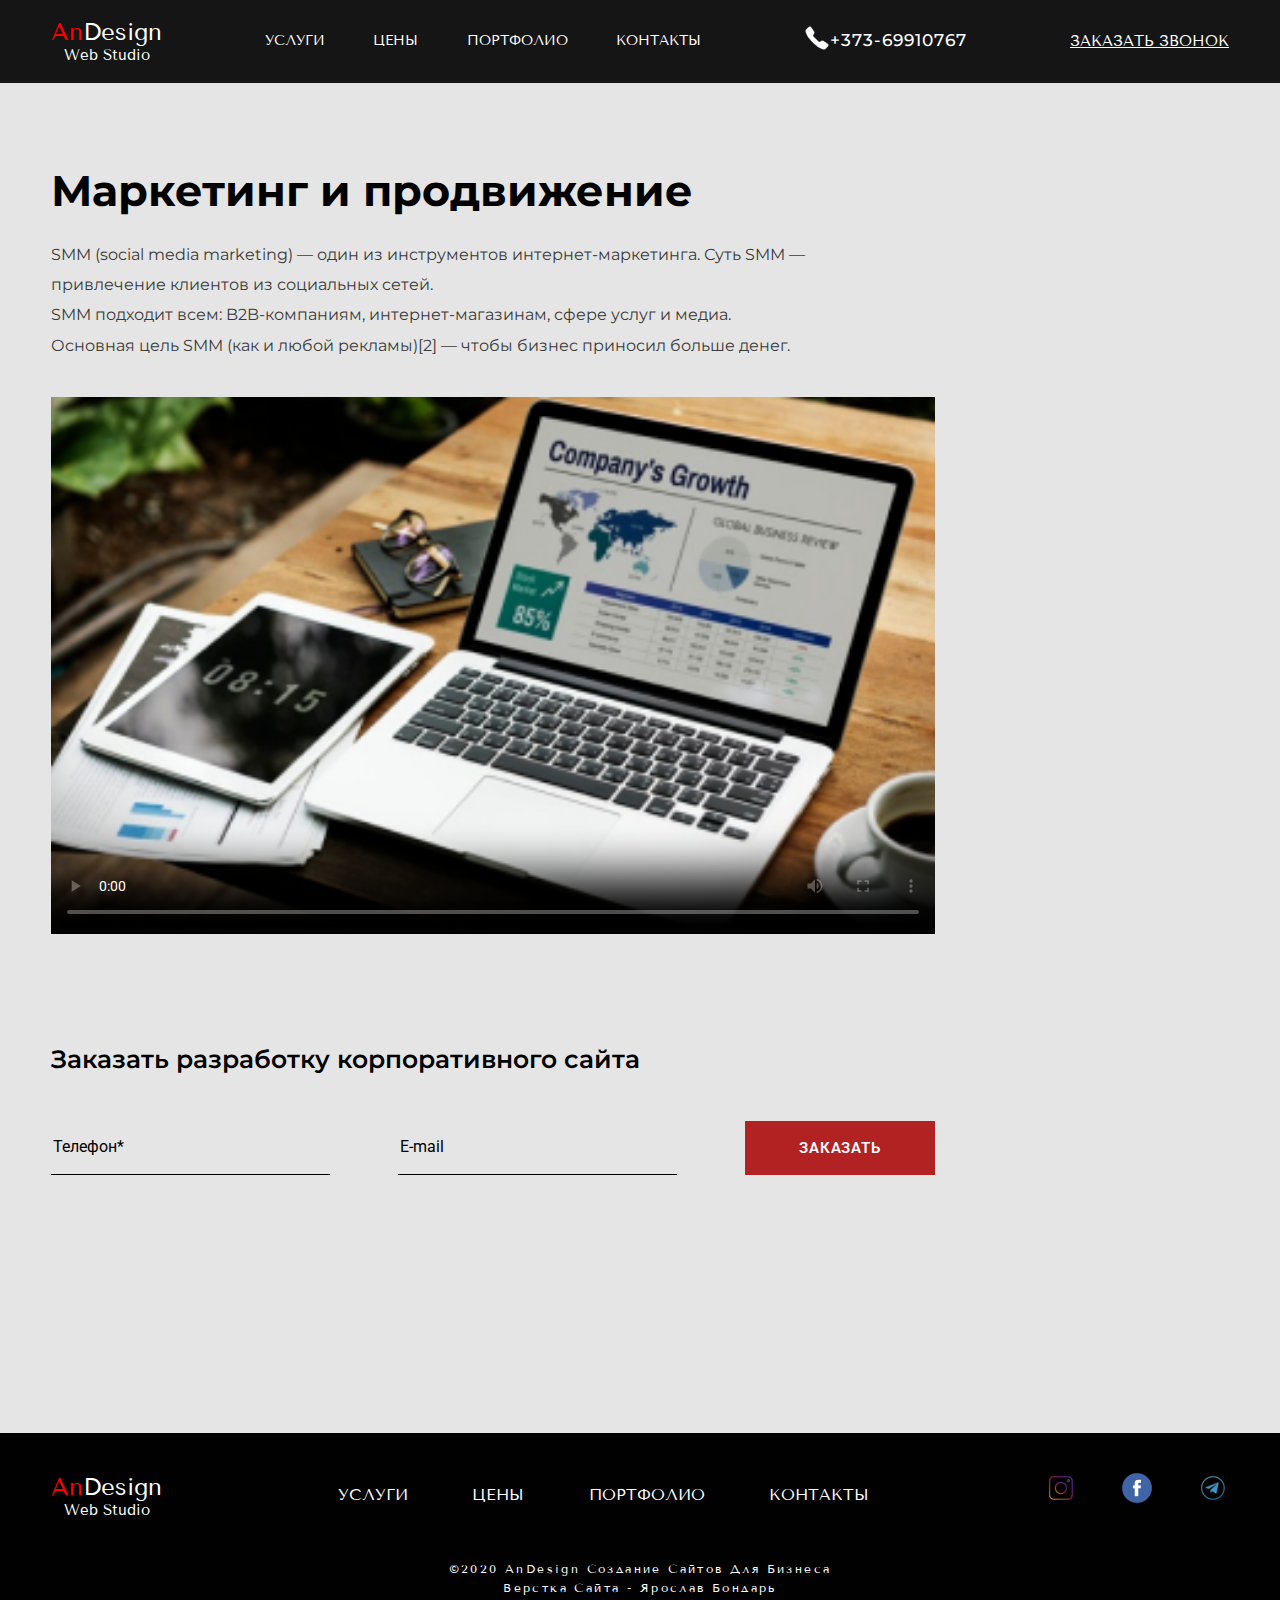
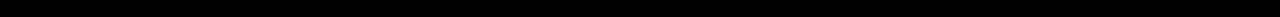
<file: pages/promotion.html>
<!DOCTYPE html>
<html lang="en">
<head>
    <meta charset="UTF-8">
    <meta name="viewport" content="width=device-width, initial-scale=1.0">
    <title>Маркетинг и продвижение</title>
    <link rel="stylesheet" href="../css/normalize.css">
    <link rel="stylesheet" href="../css/fonts.css">
    <link rel="stylesheet" href="../css/common_style.css">
    <link rel="stylesheet" href="../css/style.css">
    <link rel="stylesheet" href="../css/pages/pages_common.css">
    <link rel="stylesheet" href="../css/pages/promotion.css">
</head>
<body>
    <!-- button back to top version_1 s -->
    <div class="buttotop buttotop-v1">
        <div class="buttotop__item buttotop-v1__item">
            <i class="buttotop__arrow buttotop-v1__arrow"></i>
        </div>
    </div>
    <!-- button back to top version_1 f -->
    <!-- button back to top version_2 s -->
    <div class="buttotop buttotop-v2">
        <div class="buttotop__item buttotop-v2__item">
            <i class="buttotop__arrow buttotop-v2__arrow"></i>
        </div>
    </div>
    <!-- button back to top version_2 f -->
    <!-- menu burger begin -->
    <nav class="menu-burger">
        <a href="#" class="menu-burger__link">Услуги</a>
        <a href="#" class="menu-burger__link">цены</a>
        <a href="#" class="menu-burger__link">портфолио</a>
        <a href="#" class="menu-burger__link">Продвижение</a>
        <a href="#" class="menu-burger__link">еще что то</a>
        <a href="#" class="menu-burger__link">еще</a>
        <a href="#" class="menu-burger__link">и еще</a>
        <a href="#" class="menu-burger__link">контакты</a>
    </nav>
    <!-- menu burger end -->
    <div class="modal call__modal">
        <div class="modal-frame">
            <div class="modal__close">
                <div class="modal__close-line"></div>
                <div class="modal__close-line"></div>
            </div>
            <div class="modal__title">
                Заказать звонок
            </div>
            <div class="modal__subtitle">
                Оставьте номер телефона и я перезвоню Вам <b>в течении 30 минут</b> и подробно <b>отвечу</b> на все вопросы по созданию сайта
            </div>
            <form id="modal__form" onsubmit="return false">
                <div class="modal__tel">
                    <input type="tel" placeholder="+380-xx-xxx-xx-xx" pattern="[+]{1}[0-9]{3}-[0-9]{2}-[0-9]{3}-[0-9]{2}-[0-9]{2}" name="modal_tel" class="modal__tel">
                </div>
                <input type="submit" value="заказать звонок" form="modal__form" class="modal__submit button-1">
            </form>    
        </div>
    </div>    
    <main class="main main__promotion">
        <div class="promotion__header-conteiner header-conteiner sites__header-conteiner">
            <div class="wrapper">
                <header class="start__header">
                    <div class="start__menu-block">
                        <div class="start__logo logo">
                            <a href="#" class="start__logo-link logo__link">
                                <div class="start__logo-item logo-item">
                                    <div class="start__logo-text1 logo-text">an</div>
                                    <div class="start__logo-text2 logo-text">design</div>
                                </div>
                                <div class="start__slogan slogan">
                                    <div class="start__slogan-item slogan-item">
                                        web studio
                                    </div>
                                </div>
                            </a>
                        </div>
                        <nav class="start__nav menu">
                            <ul>
                                <li><a href="#">услуги</a></li>
                                <li><a href="#">цены</a></li>
                                <li><a href="#">портфолио</a></li>
                                <li><a href="#">контакты</a></li>
                            </ul>
                        </nav>
                        <div class="start__phone">
                            <div class="start__phone-icon"><img src="../img/start/phone_icon.png" alt=""></div>
                            <div class="start__phone-item">+373-69910767</div>
                        </div>
                        <div class="start__order-call">
                            <a href="#" class="start__call-item promotion__call-item">заказать звонок</a>
                        </div>
                        <div class="burger start__burger">
                            <div class="burger__line start__burgerline"></div>
                            <div class="burger__line start__burgerline"></div>
                            <div class="burger__line start__burgerline"></div>
                    </div>
                    </div>
                </header>
            </div>
        </div>
        <div class="promotion__body sites">
            <div class="wrapper">
                <div class="sites__conteiner">
                    <h1 class="promotion__title column__title sites__title">
                        Маркетинг и продвижение
                    </h1>
                    <div class="promotion__description sites__description">
                        <div class="promotion__text sites__text column__subtitle">
                            <p>SMM (social media marketing) — один из инструментов интернет-маркетинга. Суть SMM — привлечение клиентов из социальных сетей.</p>
                            <p>SMM подходит всем: B2B-компаниям, интернет-магазинам, сфере услуг и медиа.</p>
                            <p>Основная цель SMM (как и любой рекламы)[2] — чтобы бизнес приносил больше денег.</p>
                        </div>
                        <div class="promotion__pic sites__pic">
                            <video class="sites__pic-item promotion__pic-item" controls poster="../img/sites/promotion/01.png" preload="none">
                                <!-- <source src="#" type=""> -->
                            </video>
                        </div>
                    </div>
                    <form action="#" class="sites__form promotion__form" method="POST">
                        <div class="sites__form-title column3__title">Заказать разработку корпоративного сайта
                        </div>
                        <div class="sites__form-elements form__font">  
                            <input class="sites__tel" value="Телефон*" type="tel" name="promotion-tel">
                            <input type="email" value="E-mail" class="sites__email promotion__email" name="promotion-email">
                            <input class="sites__button button-1" type="submit" value="заказать">  
                        </div>
                    </form>
                </div>
            </div>
        </div>
    </main> 
    <footer class="footer footer__promotion">
        <div class="wrapper">
            <div class="footer__conteiner">
                <div class="footer__logo logo">
                    <a href="#" class="footer__logo-link logo__link">
                        <div class="footer__logo-item logo-item">
                            <div class="footer__logo-text1 logo-text start__logo-text1">an</div>
                            <div class="footer__logo-text2 logo-text start__logo-text2">design</div>
                        </div>
                        <div class="footer__slogan slogan">
                            <div class="footer__slogan-item slogan-item start__slogan-item">
                                web studio
                            </div>
                        </div>
                    </a>
                </div>
                <nav class="footer__nav menu">
                    <ul>
                        <li><a href="#">услуги</a></li>
                        <li><a href="#">цены</a></li>
                        <li><a href="#">портфолио</a></li>
                        <li><a href="#">контакты</a></li>
                    </ul>
                </nav>
                <div class="footer__social">
                    <a href="#" class="footer__social-link">
                        <img src="../img/footer/instagram.png" alt="instagram_logo" class="footer__social-img">
                    </a>
                    <a href="#" class="footer__social-link">
                        <img src="../img/footer/facebook.png" alt="facebook_logo" class="footer__social-img">
                    </a>
                    <a href="#" class="footer__social-link">
                        <img src="../img/footer/telegram.png" alt="telegram_logo" class="footer__social-img">
                    </a>
                </div>
            </div>
            <div class="footer__copyright">
                <div class="footer__copyright-text">©2020 AnDesign Создание сайтов для бизнеса</div>
                <div class="webcoder footer__copyright-text">Верстка сайта - <a href="#" class="webcoder__link footer__copyright-text">Ярослав Бондарь</a></div>
            </div>
        </div>
    </footer>
<script src="../js/commonJs/commonJs.js"></script>    
<script src="../js/commonJs/commonBurger.js"></script>
<script src="../js/commonJs/buttonsToTop.js"></script>
<script src="../js/pagesJs/commonPagesJs/commonPagesBurger.js"></script>
<script src="../js/commonJs/orderCall.js"></script>
</body>
</html>
</file>
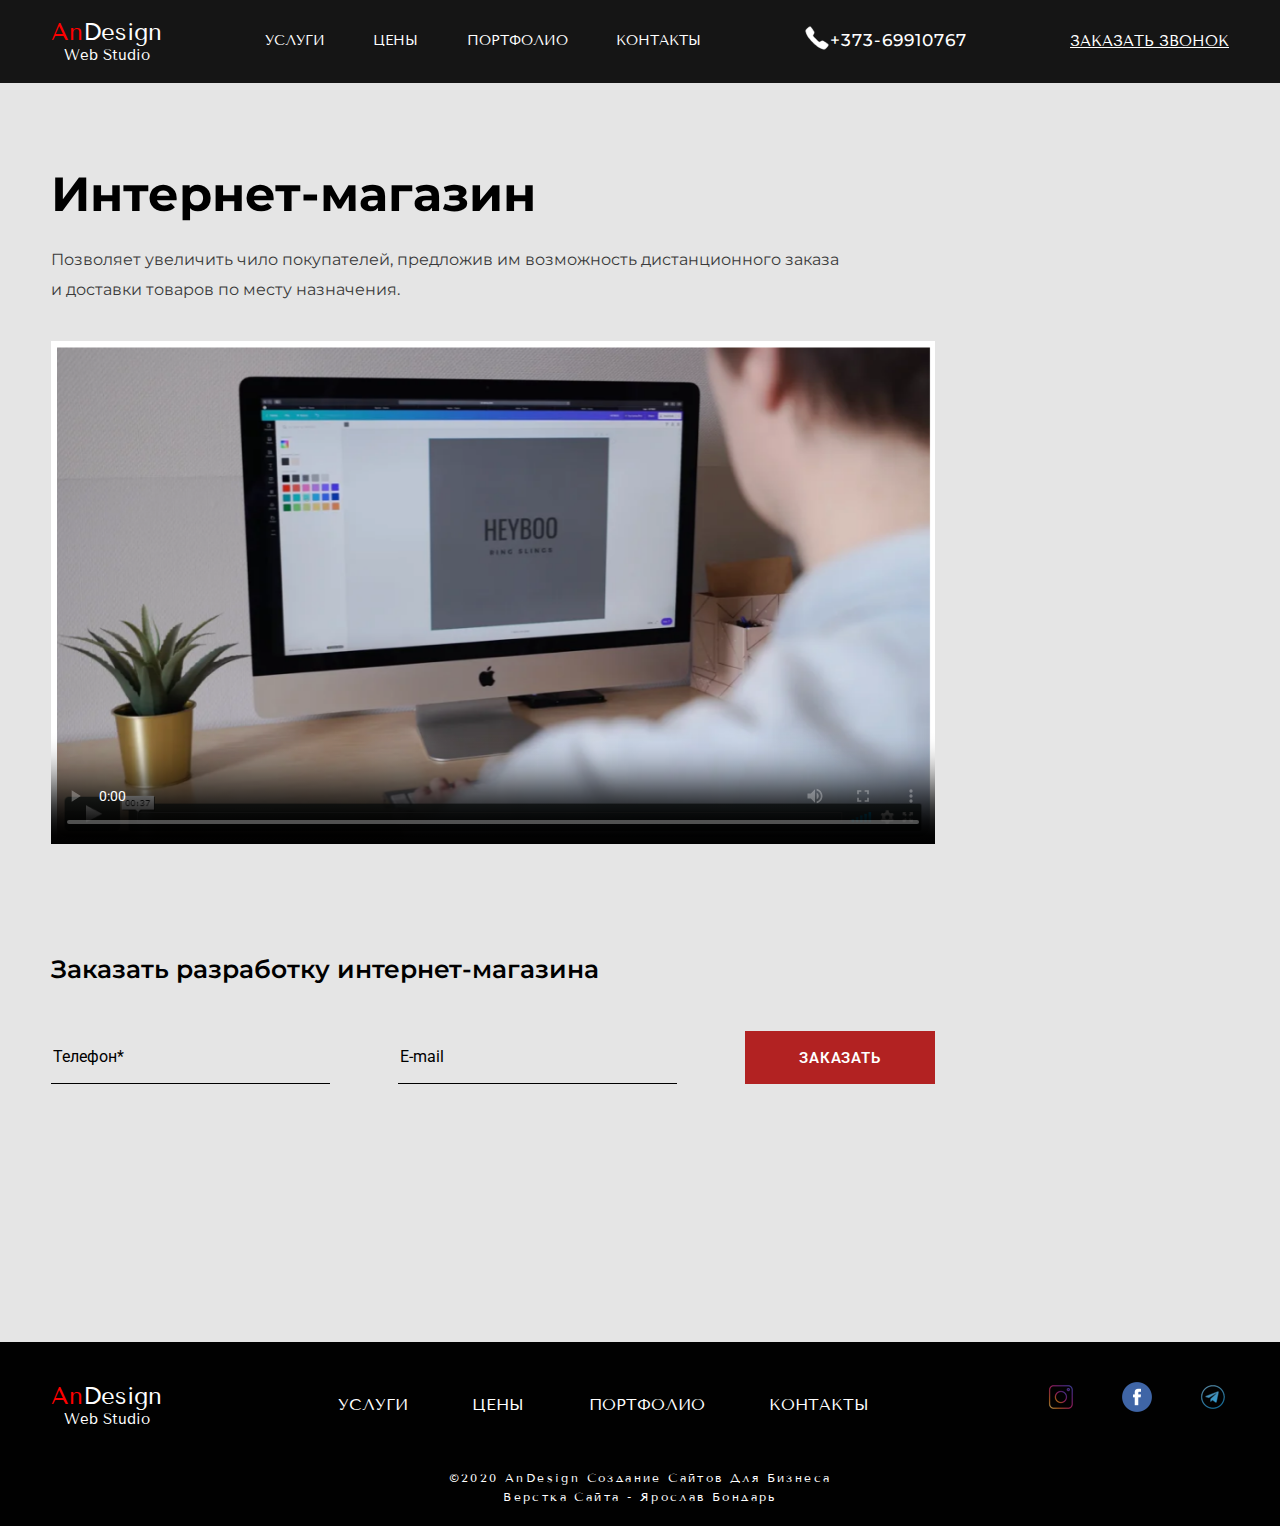
<file: pages/shop.html>
<!DOCTYPE html>
<html lang="en">
<head>
    <meta charset="UTF-8">
    <meta name="viewport" content="width=device-width, initial-scale=1.0">
    <title>Интернет-магазин</title>
    <link rel="stylesheet" href="../css/normalize.css">
    <link rel="stylesheet" href="../css/fonts.css">
    <link rel="stylesheet" href="../css/common_style.css">
    <link rel="stylesheet" href="../css/style.css">
    <link rel="stylesheet" href="../css/pages/pages_common.css">
    <link rel="stylesheet" href="../css/pages/shop.css">
</head>
<body>
    <!-- button back to top version_1 s -->
    <div class="buttotop buttotop-v1">
        <div class="buttotop__item buttotop-v1__item">
            <i class="buttotop__arrow buttotop-v1__arrow"></i>
        </div>
    </div>
    <!-- button back to top version_1 f -->
    <!-- button back to top version_2 s -->
    <div class="buttotop buttotop-v2">
        <div class="buttotop__item buttotop-v2__item">
            <i class="buttotop__arrow buttotop-v2__arrow"></i>
        </div>
    </div>
    <!-- button back to top version_2 f -->
    <!-- menu burger begin -->
    <nav class="menu-burger">
        <a href="#" class="menu-burger__link">Услуги</a>
        <a href="#" class="menu-burger__link">цены</a>
        <a href="#" class="menu-burger__link">портфолио</a>
        <a href="#" class="menu-burger__link">Продвижение</a>
        <a href="#" class="menu-burger__link">еще что то</a>
        <a href="#" class="menu-burger__link">еще</a>
        <a href="#" class="menu-burger__link">и еще</a>
        <a href="#" class="menu-burger__link">контакты</a>
    </nav>
    <!-- menu burger end -->
    <div class="modal call__modal">
        <div class="modal-frame">
            <div class="modal__close">
                <div class="modal__close-line"></div>
                <div class="modal__close-line"></div>
            </div>
            <div class="modal__title">
                Заказать звонок
            </div>
            <div class="modal__subtitle">
                Оставьте номер телефона и я перезвоню Вам <b>в течении 30 минут</b> и подробно <b>отвечу</b> на все вопросы по созданию сайта
            </div>
            <form id="modal__form" onsubmit="return false">
                <div class="modal__tel">
                    <input type="tel" placeholder="+380-xx-xxx-xx-xx" pattern="[+]{1}[0-9]{3}-[0-9]{2}-[0-9]{3}-[0-9]{2}-[0-9]{2}" name="modal_tel" class="modal__tel">
                </div>
                <input type="submit" value="заказать звонок" form="modal__form" class="modal__submit button-1">
            </form>    
        </div>
    </div>    
    <main class="main main__shop">
        <div class="shop__header-conteiner header-conteiner sites__header-conteiner">
            <div class="wrapper">
                <header class="start__header">
                    <div class="start__menu-block">
                        <div class="start__logo logo">
                            <a href="#" class="start__logo-link logo__link">
                                <div class="start__logo-item logo-item">
                                    <div class="start__logo-text1 logo-text">an</div>
                                    <div class="start__logo-text2 logo-text">design</div>
                                </div>
                                <div class="start__slogan slogan">
                                    <div class="start__slogan-item slogan-item">
                                        web studio
                                    </div>
                                </div>
                            </a>
                        </div>
                        <nav class="start__nav menu">
                            <ul>
                                <li><a href="#">услуги</a></li>
                                <li><a href="#">цены</a></li>
                                <li><a href="#">портфолио</a></li>
                                <li><a href="#">контакты</a></li>
                            </ul>
                        </nav>
                        <div class="start__phone">
                            <div class="start__phone-icon"><img src="../img/start/phone_icon.png" alt=""></div>
                            <div class="start__phone-item">+373-69910767</div>
                        </div>
                        <div class="start__order-call">
                            <a href="#" class="start__call-item start__call-item-shop ">заказать звонок</a>
                        </div>
                        <div class="burger start__burger">
                            <div class="burger__line start__burgerline"></div>
                            <div class="burger__line start__burgerline"></div>
                            <div class="burger__line start__burgerline"></div>
                    </div>
                    </div>
                </header>
            </div>
        </div>
        <div class="shop__body sites">
            <div class="wrapper">
                <div class="sites__conteiner">
                    <h1 class="shop__title column__title sites__title">
                        Интернет-магазин
                    </h1>
                    <div class="shop__description sites__description">
                        <div class="shop__text sites__text column__subtitle">
                            Позволяет увеличить чило покупателей, предложив им возможность дистанционного заказа и доставки товаров по месту назначения.
                        </div>
                        <div class="shop__pic sites__pic">
                            <video class="sites__pic-item" controls poster="../img/sites/shop/01.png" preload="none">
                                <!-- <source src="#" type="#"> -->
                            </video>
                        </div>
                    </div>
                    <form action="#" class="sites__form shop__form" method="POST">
                        <div class="sites__form-title column3__title">Заказать   разработку интернет-магазина
                        </div>
                        <div class="sites__form-elements form__font">  
                            <input class="sites__tel" value="Телефон*" type="tel" name="shop-tel">
                            <input type="email" value="E-mail" class="sites__email shop__email" name="shop-email">
                            <input class="sites__button button-1" type="submit" value="заказать">  
                        </div>
                    </form>
                </div>
            </div>
        </div>
    </main>
    <footer class="footer footer__shop">
        <div class="wrapper">
            <div class="footer__conteiner">
                <div class="footer__logo logo">
                    <a href="#" class="footer__logo-link logo__link">
                        <div class="footer__logo-item logo-item">
                            <div class="footer__logo-text1 logo-text start__logo-text1">an</div>
                            <div class="footer__logo-text2 logo-text start__logo-text2">design</div>
                        </div>
                        <div class="footer__slogan slogan">
                            <div class="footer__slogan-item slogan-item start__slogan-item">
                                web studio
                            </div>
                        </div>
                    </a>
                </div>
                <nav class="footer__nav menu">
                    <ul>
                        <li><a href="#">услуги</a></li>
                        <li><a href="#">цены</a></li>
                        <li><a href="#">портфолио</a></li>
                        <li><a href="#">контакты</a></li>
                    </ul>
                </nav>
                <div class="footer__social">
                    <a href="#" class="footer__social-link">
                        <img src="../img/footer/instagram.png" alt="instagram_logo" class="footer__social-img">
                    </a>
                    <a href="#" class="footer__social-link">
                        <img src="../img/footer/facebook.png" alt="facebook_logo" class="footer__social-img">
                    </a>
                    <a href="#" class="footer__social-link">
                        <img src="../img/footer/telegram.png" alt="telegram_logo" class="footer__social-img">
                    </a>
                </div>
            </div>
            <div class="footer__copyright">
                <div class="footer__copyright-text">©2020 AnDesign Создание сайтов для бизнеса</div>
                <div class="webcoder footer__copyright-text">Верстка сайта - <a href="#" class="webcoder__link footer__copyright-text">Ярослав Бондарь</a></div>
            </div>
        </div>
    </footer>
<script src="../js/commonJs/commonJs.js"></script>    
<script src="../js/commonJs/commonBurger.js"></script>
<script src="../js/commonJs/buttonsToTop.js"></script>
<script src="../js/pagesJs/commonPagesJs/commonPagesBurger.js"></script>
<script src="../js/commonJs/orderCall.js"></script>
</body>
</html>
</file>
<file: css/fonts.css>
@import url('https://fonts.googleapis.com/css2?family=Montserrat:wght@300;400;500;600;700;800;900&family=Roboto:wght@300&family=Tenor+Sans&display=swap');


/* CSS rules to specify families

font-family: 'Montserrat', sans-serif;
font-family: 'Roboto', sans-serif;
font-family: 'Tenor Sans', sans-serif; */
</file>
<file: css/common_style.css>
body {
    font-family: 'Montserrat', sans-serif;
    font-style: normal;
}
.body_lock {
    overflow: hidden;
}
.header-conteiner {
    position: absolute;
    top: 0;
    left: 0;
    right: 0;
    background: #151515;
    z-index: 6;
}
/* button back to top common styles s*/
.buttotop {
    width: 0;
    position: fixed;
    transition-property: width, background;
    transition: .3s;
    z-index: 4;
    cursor: pointer;
}
.buttotop__item {
    border-radius: 50%;
    transition-property: opacity, background;
    transition: .2s;
}
.buttotop__arrow {
    position: absolute;
    top: 50%;
    left: 50%;
    transform: translate(-50%, -50%) rotate(-135deg);
    -webkit-transform: translate(-50%, -50%) rotate(-135deg);
}
/* button back to top common styles f*/
/* button back to top version_1 s */
.buttotop-v1 {
    top: 0;
    right: 0;
    height: 100vh;
    background: rgba(178,34,34,0.48);
    color: #3A3A3A;
}
.buttotop-v1_active {
    width: 60px;
}
.buttotop-v1:hover {
    background: rgba(178,34,34,0.8);
}
.buttotop-v1:hover .buttotop-v1__item {
    background: #ebcf33;
}
.buttotop-v1__item {
    position: absolute;
    top: 50%;
    left: 50%;
    transform: translate(-50%, -50%);
    width: 30px;
    height: 30px;
    opacity: 0;
    background: rgba(255,0,0,0.7);
}
.buttotop-v1_active .buttotop-v1__item {
    opacity: 1;
}
.buttotop-v1__arrow {
    border: solid black;
    border-width: 0 3px 3px 0;
    padding: 3px;
}
/* button back to top version_1 f */
/* button back to top version_2 s */
.buttotop-v2 {
    width: 40px;
    height: 40px;
    bottom: 50px;
    left: -50px;
    transition: left .3s;
}
.buttotop-v2_active {
    left: 18px;
}
.buttotop-v2__item {
    width: inherit;
    height: inherit;
    background: rgba(255,0,0,0.7);
}
.buttotop-v2__item:hover {
    background: rgba(235,207,51,0.8);
}
.buttotop-v2__arrow {
    border: solid black;
    border-width: 0 3px 3px 0;
    padding: 3px;
}
@media screen and (max-width: 500px) {
    .buttotop-v2 {
        height: 32px;
        width: 32px;
        bottom: 82px;
    }
    .buttotop-v2_active {
        left: 7px;
    }
    .buttotop-v2__arrow {
        border-width: 0 2px 2px 0;
    }
}
/* button back to top version_2 f */
.modal {
    align-items: center;
    position: absolute;
    left: 0;
    right: 0;
    width: 100%;
    /* height: 100%; */
    height: 100vh;
    background: rgba(17, 16, 16, 0.9);
    z-index: 10;
}
.modal__close {
    width: 18px;
    height: 18px;
    position: absolute;
    right: 26px;
    top: 29px;
    cursor: pointer;
    transition: .1s ease transform;
}
:root {
    --title-color: #FF0000;
}
.logo-text {
	font-family: 'Tenor Sans', sans-serif;
    font-weight: 400;
}
.logo__link {
    text-decoration: none;
}
.slogan-item {
	font-family: 'Tenor Sans', sans-serif;
    font-weight: 400;
}
.menu {
    display: flex;
}
.menu ul {
    display: flex;
    justify-content: space-between;
    margin: auto 0;
    list-style: none;
    width: 100%;
}
.menu ul li a {
	font-family: 'Tenor Sans', sans-serif;
    font-weight: 400;
}
.button-1 {
    width: 352px;
    height: 58px;
    display: flex;
    justify-content: center;
    align-items: center;
    background: #B22222;
    font-weight: 600;
    font-size: 16px;
    line-height: 20px;
    letter-spacing: 0.05em;
    text-transform: uppercase;
    color: #FFFFFF;
    text-decoration: none;
    border: none;
    text-align: center;
    padding: 0 10px;
}
.button-1:hover {
    transition: all .3s ease;
    background: rgba(178,34,34,0.8);
}
.title {
    font-weight: 800;
    font-size: 50px;
    line-height: 88.57%;
    color: #FFFFFF;
}
.column3__title {
    font-weight: 600;
    font-size: 35px;
    line-height: 88.57%;
    color: #FFF8F8;
}
.column3__subtitle {
    font-weight: 400;
    font-size: 18px;
    line-height: 178.57%;
    color: #FFF8F8;
}
/* menu burger begin  */
.menu-burger {
    position: fixed;
    width: 0;
    top: 0;
    right: 0;
    height: 100%;
    overflow-x: hidden;
    transition: width 0.5s;
    z-index: 5;
    background: #151515;
}
.menu-burger :first-child{
    margin-top: 110px;
}
.menu-burger__link {
    display: block;
    padding: 12px 32px 12px 22px;
    text-transform: uppercase;
    color: #FFFFFF;
    text-decoration: none;
    font-family: 'Tenor Sans', sans-serif;
    font-weight: 400;
    transition: color .3s ease;
}
.menu-burger__link:hover {
    color: rgba(255,0,0,0.7);
}
.menu-burger.menu-burger_active {
    width: 250px;
}
.menu-burger.menu-burger_full {
    width: 100%;
    text-align: center;
}
.main {
    transition: margin 0.5s;
}
.main.main_active {
    margin: 0 250px 0 0;
}
.footer.footer_active {
    margin: 0 250px 0 0;
}
/* menu burger end  */
</file>
<file: css/style.css>
/* section start begin */
.wrapper {
    max-width: 1178px;
    margin: 0 auto;
    padding: 0 15px;
}
/* modal window of call tell s*/
.call__modal {
    display: none;
}
.call__modal.active {
    display: flex;
}
.call__modal {
    position: fixed;
    transition: ease .3s all;
}
.modal__close-line {
    width: 18px;
    height: 1px;
    background: #000000;
    top: 8px;
}
.modal__close {
    right: 26px;
    top: 29px;
}
.modal__close div:nth-child(1) {
    transform: rotate(45deg);
    position: absolute;
}
.modal__close div:nth-child(2) {
    transform: rotate(-45deg);
    position: absolute;
}
.modal__close:hover {
    transform: scale(1.1);
}
.modal__close-backCall:hover {
    transform: scale(1.1);
}
.modal-frame {
    display: flex;
    flex-direction: column;
    align-items: center;
    justify-content: center;
    background: #ffffff;
    /* width: 778px; */
    width: 40.5%;
    height: 616px;
    margin: 0 auto;
    position: relative;
}
.modal__title {
    font-weight: bold;
    /* font-size: 45px; */
    font-size: calc(32px + 13 * ((100vw - 320px) / (1920 - 320)));
    line-height: 147.19%;
    text-align: center;
    color: #000000;
}
.modal__subtitle {
    font-weight: 400;
    /* font-size: 16px; */
    font-size: calc(13px + 3 * ((100vw - 320px) / (1920 - 320)));
    line-height: 180%;
    text-align: center;
    color: #3A3A3A;
    margin: 28px 0 57px 0;
    width: 60%;
}
.modal__tel {
    display: block;
    margin: 0 auto;
    border: none;
    border-bottom: 1px solid #000000;
    background: #FFF8F8;
    font-weight: 600;
    line-height: 147.19%;
    color: #000000;
    font-size: 18px;
    background: #FFFFFF;
}
.modal__submit {
    width: 267.04px;
    height: 53.5px;
    border: none;
    cursor: pointer;
    font-size: 14.9488px;
    line-height: 18px;
    margin: 96px 0 0 0;
}
.modal__submit:hover{
    background: black;
    color: #ffffff;
}
@media(max-width:1452px) {
    .modal-frame {
        width: 80%;
    }
}
@media(max-width:468px) {
    .modal__tel {
        width: 85%;
        margin: 0 auto !important;
    }
    .modal__submit {
        margin: 96px auto 0 auto;
        width: 222.04px;
    }
}
/* modal window of call tell f*/
.start {
    background: #151515;
}
.start__burger {
    display: none;
    position: fixed;
    left: 92%;
    top: 27px;
    width: 48px;
    height: 30px;
    cursor: pointer;
}
.start__burgerline {
    transition-property: opacity color top bottom transform;;
    transition: .3s;
    position: absolute;
    width: 43px;
    border: 2px solid #FFFFFF;
    border-radius: 3px;
}
.start__burger div:nth-child(1) {
    top: 0px;
}
.start__burger div:nth-child(2) {
    top: 12.86px;
}
.start__burger div:nth-child(3) {
    bottom: 0px;
}
.start__burgerline.start__burgerline_active {
    border: 2px solid rgba(255,101,80,0.7);
}
.start__burger.active div:nth-child(1) {
    top: 13px;
    transform:rotate(45deg);
    transition-property: top, transform;
}
.start__burger.active div:nth-child(3) {
    bottom: 13px;
    transform:rotate(-45deg);
    transition-property: bottom, transform;
}
.start__burger.active div:nth-child(1), .start__burger.active div:nth-child(3) { 
    transition-duration: .3s, .3s;
    transition-delay: 0s, .3s;
}
.start__burger.active div:nth-child(2) {
    opacity: 0;
}
.start__menu-block {
    display: flex;
    justify-content: space-between;
    padding: 17px 0 19px 0;
}
.logo-item {
    display: flex;
    align-items: flex-end;
}
.start__logo-text1 {
    text-transform: capitalize;
    font-size:calc(22px + 3 * ((100vw - 320px) / (1920 - 320)));
    /* font-size: 25px; */
    line-height: 29px;
    text-align: center;
    color: #FF0000;
}
.start__logo-text2 {
    text-transform: capitalize;
    /* font-size: 25px; */
    font-size:calc(22px + 3 * ((100vw - 320px) / (1920 - 320)));
    line-height: 29px;
    text-align: center;
    color: #ffffff;
}
.start__slogan-item {
    text-transform: capitalize;
    font-size: 15px;
    line-height: 18px;
    text-align: center;
    color: #ffffff;
}
.start__nav {
    width: 37%;
}
.start__nav ul li a {
    font-size:calc(13px + 2 * ((100vw - 320px) / (1920 - 320)));
    /* font-size: 15px; */
    line-height: 18px;
    text-transform: uppercase;
    color: #FFFFFF;
    text-decoration: none;
}
.start__nav ul li a:hover {
    color: rgba(255,0,0,0.7);
    transition: color .3s ease;
}
.start__phone {
    display: flex;
    align-items: center;
}
.start__phone-item {
    font-weight: 500;
    /* font-size: 22px; */
    font-size:calc(12px + 8 * ((100vw - 320px) / (1920 - 320)));
    line-height: 27px;
    letter-spacing: 1px;
    text-transform: uppercase;
    color: #FFFFFF;
}
.start__order-call {
    display: flex;
    align-items: center;
}
.start__call-item {
    font-family: 'Tenor Sans', sans-serif;
    font-weight: 400;
    font-size: 15px;
    line-height: 18px;
    text-decoration-line: underline;
    text-transform: uppercase;
    color: #FFFFFF;
}
.start__call-item:hover {
    color: rgba(255,0,0,0.7);
    transition: color .3s ease;
}
.start__title-area {
    background-image: linear-gradient(rgba(0, 0, 0, 0.2),rgba(0, 0, 0, 0.2)), radial-gradient(closest-corner at 63% 55%,rgba(0,0,0,0), rgba(0,0,0,1)), url('../img/start/background.jpg');
    background-size: cover;
    padding: 222px 0 240px 0;
}
.start__title-block {
    width: 59%;
}
.start__title {
    font-weight: 700;
    font-size:calc(42px + 18 * ((100vw - 320px) / (1920 - 320)));
    line-height: 88.6%;
    color: #FFFFFF;
}
.start__title-color {
    color: var(--title-color);
}
.start__subtitle {
    margin-top: 64px;
    margin-bottom: 91px;
    font-weight: 400;
    font-size: 18px;
    line-height: 160%;
    align-items: center;
    color: #FFFFFF;
}
.start__button {
    font-size:calc(14px + 2 * ((100vw - 320px) / (1920 - 320)));
}
@media(max-width:950px) {
    .start__header {
        padding-right: 46px;
    }
    .start__nav {
        display: none;
    }
    .start__burger {
        display: block;
    }
    .start__order-call {
        display: none;
    }
    .start__phone {
        margin: 0 auto;
    }
}
@media screen and (max-width: 743px) {
    .start__burger {
        left: 90%;
    }
}
@media screen and (max-width: 610px) {
    .start__burger {
        left: 87%;
    }
    .start__burger {
        width: 42px;
    }
    .start__burgerline {
        width: 38px;
    }
    .start__burger div:nth-child(1) {
        top: 2px;
    }
    .start__burger div:nth-child(3) {
        bottom: 1px;
    }
}
@media(max-width:500px) {
    .start__phone-icon {
        display: none;
    }
    .start__title-block {
        width: 100%;
    }
    .start__subtitle {
        margin-bottom: 188px;
    }
    .start__burger {
        left: 86%;
    }
}
@media screen and (max-width: 450px) {
    .start__button {
        width: 76%;
    }
    .start__phone {
        left: 57%;
    }
    .start__burger {
        left: 83%;
    }
}
@media screen and (max-width: 380px) {
    .start__burger {
        left: 81%;
    }
}
/* section start finish */

/* section screen2 begin */
.screen2 {
    background: #ffffff;
}
.screen2__conteiner {
    display: flex;
    justify-content: space-between;
    padding: 98px 0 101px 0;
}
.column {
    display: flex;
    flex-direction: column;
}
.screen2__column {
    flex: 0 1 32.16%;
    background: #FFF8F8;
}
.screen2__column-img {
    object-fit: cover;
}
.column__conteiner {
    padding: 50px 50px 64px 38px;
}
.column__title {
    font-weight: 700;
    /* font-size: 50px; */
    font-size:calc(46px + 4 * ((100vw - 320px) / (1920 - 320)));
    line-height: 88.6%;
    color: #000000;
    margin-bottom: 40px;
}
.screen2__column-title {
    font-size: calc(34px + 4 * ((100vw - 872px) / (1920 - 872)));
}
.column__subtitle {
    font-weight: 400;
    font-size: 16px;
    line-height: 190%;
    color: #3A3A3A;
    margin-bottom: 46px;
}
.column__button {
    display: flex;
    justify-content: center;
    align-items: center;    
    /* width: 288px; */
    width: 61%;
    height: 56px;
    border: 1px solid #1D1C1C;
    box-sizing: border-box;
    background: #FFF8F8;
    text-decoration: none;
	font-family: 'Tenor Sans', sans-serif;
    font-weight: 400;
    font-size: 15px;
    line-height: 18px;
    letter-spacing: 0.05em;
    text-transform: uppercase;
    color: #050505;
}
.column__button:hover {
    color: #ffffff;
    transition: all .3s ease;
    background: rgba(178,34,34,1);
}
.column_mod {
    padding: 31px 0;
}
.column_view {
    display: none;
}
@media(max-width:1182px) {
    .column_view {
        display: block;
    }
    .screen2__column-img {
        width: 100%;
        height: 367px;
    }
    .screen2__conteiner {
        display: grid;
        grid-template-columns: 1fr 1fr;
        grid-gap: 23px 23px;
    }
}
@media(max-width:872px) {
    .screen2__conteiner {
        grid-template-columns: 1fr;
    }
    .column_view {
        display: none;
    }
    .column__conteiner {
        padding: 50px 8px 64px 12px;
    }
    .screen2__button {
        width: 268px;
    }
    .screen2__column-title {
        font-size: calc(46px + 4 * ((100vw - 320px) / (1920 - 320)));
    }
}
/* section screen2 finish */

/* section screen3 start */
.screen3 {
    background: #010101;
    padding: 111px 0 137px 0;
}
.screen3__block {
    display: flex;
    justify-content: space-between;
    margin-top: 70px;
}
.screen3__sublock3 {
    flex: 0 1 51%;
}
.screen3__title {
    font-size:calc(31px + 19 * ((100vw - 320px) / (1920 - 320)));
}
.screen3__block2 {
    display: flex;
}
.screen3__area2 {
    margin-top: 129px;
}
.screen3__column {
    flex: 0 1 28.333%;
}
.column3__conteiner {
    display: flex;
}
.column2 {
    display: flex;
    justify-content: start;
    align-items: center;
}
.column2__subtitle {
    font-size: 25px;
    white-space: nowrap;
    width: 30%;
}
.screen3__title2 {
    margin-bottom: 30px;
    font-size:calc(38px + 12 * ((100vw - 320px) / (1920 - 320)));
}
.column2__title {
    font-weight: 900;
    font-size: 55.641px;
    line-height: 68px;
    text-align: center;
    color: #FF0000;
    margin-right: 31px;
}
.subtitle2 {
    margin-top: 8px;
    line-height: 158.57%;
    margin-left: 58px;
    width: 60%;
}
.screen3__column3-title {
    font-size:calc(29px + 6 * ((100vw - 320px) / (1920 - 320)));
}
.screen3__button {
    /* width: 392px; */
    width: 65%;
    margin: 99px auto 0 auto;
    padding: 0 10px;
    font-size:calc(11px + 5 * ((100vw - 320px) / (1920 - 320)));
    text-align: center;
}
.screen3__subtitle {
    font-size:calc(14px + 11 * ((100vw - 320px) / (1920 - 320)));
}
@media(max-width:1152px) {
    .screen3__block {
        display: grid;
        grid-template-columns: 1fr 1fr;
        grid-row-gap: 50px;
        grid-column-gap: 5%;
    }
    .screen3__column3-title {
        margin-right: 35px;
    }
    .column3__conteiner {
        margin-bottom: 23px;
    }
}
@media(max-width:1000px) {
    .screen3__column2 {
        display: grid;
        grid-template-columns: 0.3fr 1fr 1fr;
        grid-gap: 20px 40px;
    }
    .screen3__column2-title {
        grid-area: 1/1/2/2;
    }
    .screen3__subtitle {
        grid-area: 1/2/2/3;
    }
    .screen3__subtitle2 {
        grid-area: 1/3/4/4;
        width: 100%;
        align-self: stretch;
    }
    .screen3__column2-title {
        margin: 0;
    }
    .screen3__subtitle {
        margin: 0;
    }
    .screen3__subtitle2 {
        margin: 0;
    }
}
@media(max-width:952px) {
    .screen3__block {
        display: grid;
        grid-template-columns: 1fr;
        grid-row-gap: 50px;
    }
    .screen3__column2 {
        grid-template-columns: 0.1fr 1fr;
        grid-gap: 5px 20px;
        margin-top: 20px;
    }
    .column3__subtitle {
        width: 74%;
    }
    .screen3__subtitle2 {
        grid-area: 2/1/3/3;
        width: 100%;
        align-self: stretch;
    }
    .screen3__column3-title {
        width: 56%;
    }
}
@media(max-width:500px) {
    .column3__subtitle {
        width: 100%;
    }
    .screen3__subtitle2 {
        width: 100%;
    }
    .screen3__column-conteiner {
        justify-content: space-between;
    }
    .screen3__column3-title {
        margin-right: 11px;
    }
}
@media(max-width:450px) {
    .screen3__column-conteiner {
        justify-content: start;
    }
    .screen3__column3-title {
        margin-right: 11px;
    }
    .screen3__column3-subtitle {
        width: 90%;
    }
}
/* section screen3 finish */

/* section screen4 begin */
.screen4 {
    background: #ffffff;
    padding: 309px 0 230px 0;
}
.screen4__conteiner {
    position: relative;
}
.screen4__column-conteiner {
    padding: 61px 48px 71px 66px;
}
.screen4__column {
    background: #FFF8F8;
    box-shadow: 0px 26px 76px rgba(12, 22, 36, 0.16);
    width: 34.375%;
    z-index: 2;
    position: relative;
    left: 19%;

}
.column__title2 {
    font-weight: 800;
    font-size: 30px;
    line-height: 137.19%;
    margin-bottom: 22px;
}
.screen4__subtitle {
    line-height: 183.91%;
    margin-bottom: 28px;
}
.screen4__button {
    font-size:calc(14px + 2 * ((100vw - 320px) / (1920 - 320)));
    /* width: 306px; */
    width: 80%;
    padding: 0 10px;
    text-align: center;
}
.screen4__button:hover {
    background: black;
}
.screen4__img {
    position: absolute;
}
.screen4__img4 {
    background: url("../img/screen4/image_04.jpg");
    background-size: cover;
    height: 520.73px;
    width: 40.22%;
    position: absolute;
    top: -56px;
    left: 40%;
}
.screen4_size {
    font-size:calc(18px + 12 * ((100vw - 320px) / (1920 - 320)));
}
@media(max-width:1730px) {
    .screen4__conteiner {
        max-width: 1178px;
        margin: 0 auto;
        padding: 0 15px;
    }
    .screen4__img4 {
        width: 53.39%;
    }
    .screen4__column {
        width: 56.03%;
        left: 5%;
    }
}
@media(max-width:1300px) {
    .screen4 {
        padding-bottom: 365px;
    }
    .screen4__img4 {
        top: -138px;
        left: 4%;
        width: 70.39%;
    }
    .screen4__column {
        left: 6%;
        top: 213px;
        width: 76.03%;
    }
}
@media(max-width:900px) {
    .screen4__column {
        top: 303px;
        width: 92.03%;
    }
    .screen4__img4 {
        top: -138px;
        left: 4%;
        width: 85.39%;
    }        
}
@media(max-width:584px) {
    .screen4__img4 {
        width: 85.39%;
    }
    .screen4__column-conteiner {
        padding: 15px;
    }
}
/* section screen4 finish */

/* section portfolio begin */
.portfolio {
    background: #010101;
    padding: 96px 0 123px 0;
}
.portfolio__title {
    margin-bottom: 58px;
    font-size:calc(43px + 7 * ((100vw - 320px) / (1920 - 320)));
}
.porfolio__img-block {
    display: grid;
    grid-template-columns: 1fr 1fr;
    grid-gap: 25px;
}
.container {
    position: relative;
  }
  .image {
    display: block;
    width: 100%;
    height: auto;
  }
  .overlay {
    position: absolute;
    top: 0;
    bottom: 0;
    left: 0;
    right: 0;
    height: 100%;
    width: 100%;
    opacity: 0;
    transition: .5s ease;
    background: rgba(22, 21, 21, 0.9);
  }
  .container:hover .overlay {
    opacity: 1;
  }
.portfolio__overlay-logo {
    margin: 0 20px 0 0;
}
.portfolio__overlay {
    cursor: pointer;
}
.portfolio__logo-wrapper {
    /* margin: 30px 0 0 56px; */
    margin: 8% 0 0 12%;
    display: flex;
    align-items: center;
}
.portfolio__overlay-subtitle {
    /* margin: 25px 0 0 56px; */
    margin: 4% 0 0 12%;
    width: 70%;
    line-height: 170%;
    color: #FFFFFF;
    font-size:calc(10px + 6 * ((100vw - 551px) / (1920 - 551)));
}
.portfolio__button {
    font-size:calc(14px + 2 * ((100vw - 320px) / (1920 - 320)));
    width: 281px;
    height: 58px;
    border: 1px solid #FFFFFF;
    box-sizing: border-box;
    background: #010101;
    margin: 53px 0 0 auto;
}
.portfolio__overlay-title {
    /* font-size: 22.7749px; */
    font-size:calc(16.775px + 6 * ((100vw - 551px) / (1920 - 551)));
    line-height: 130%;
    color: #FAFAFA;
}
@media(max-width:550px) {
    .porfolio__img-block {
        grid-template-columns: 1fr;
        grid-gap: 25px;
    }
    .portfolio__button {
        margin: 53px auto 0 auto;
    }
    .portfolio__overlay-subtitle {
        font-size:calc(12px + 4 * ((100vw - 320px) / (1920 - 320)));
    }
}
/* section portfolio finish */

/* section progress start */
.progress {
    background: #FFFFFF;
    padding: 103px 0 168px 0;
}
.progress__conteiner {
    display: grid;
    grid-template-columns: 1fr 1fr;
    grid-gap: 50px;
}
.progress__conteiner .progress__column:nth-child(2) {
    margin-top: 166px;
}
.progress__conteiner .progress__column:nth-child(odd) {
    margin-top: -166px;
}
.progress__conteiner .progress__column:first-child {
    margin-top: 0;
}
.progress__title-wrapper {
    display: flex;
    align-items: center;
}
.progress__title {
    line-height: 61px;
    color: #010101;
    margin-bottom: 50px;
}
.progress__column-title {
    margin-right: 20px;
    font-weight: 900;
    /* font-size: 174.14px; */
    font-size: calc(85px + 49 * ((100vw - 850px) / (1920 - 850)));
    line-height: 212px;
    text-align: center;
    color: #858585;
}
.progress__column-subtitle {
    /* font-size: 35.9123px; */
    font-size:calc(17px + 12 * ((100vw - 850px) / (1920 - 850)));
    line-height: 44px;
    color: #000000;
    margin: 0;
}
.progress__img-link {
    display: block;
}
.progress__img-item1 {
    height: 365px;
    background: radial-gradient(closest-corner at 50% 50%,rgba(255,255,255,0), rgba(255,255,255,1)), url("../img/progress/01.png");
    background-size: cover;
    background-position: center;
}
.progress__img-item2 {
    height: 365px;
    background: radial-gradient(closest-corner at 50% 50%,rgba(255,255,255,0), rgba(255,255,255,1)), url("../img/progress/02.png");
    background-size: cover;
    background-position: center;
}
.progress__img-item3 {
    height: 365px;
    background: radial-gradient(closest-corner at 50% 50%,rgba(255,255,255,0), rgba(255,255,255,1)), url("../img/progress/03.png");
    background-size: cover;
    background-position: center;
}
.progress__img-item4 {
    height: 365px;
    background: radial-gradient(closest-corner at 50% 50%,rgba(255,255,255,0), rgba(255,255,255,1)), url("../img/progress/04.png");
    background-size: cover;
    background-position: center;
}   
.progress__img-item5 {
    height: 365px;
    background: radial-gradient(closest-corner at 50% 50%,rgba(255,255,255,0), rgba(255,255,255,1)), url("../img/progress/05.png");
    background-size: cover;
    background-position: center;
}
.progress__img-item6 {
    height: 365px;
    background: radial-gradient(closest-corner at 50% 50%,rgba(255,255,255,0), rgba(255,255,255,1)), url("../img/progress/06.png");
    background-size: cover;
    background-position: center;
}
.progress__img-item7 {
    height: 365px;
    background: radial-gradient(closest-corner at 50% 50%,rgba(255,255,255,0), rgba(255,255,255,1)), url("../img/progress/07.png");
    background-size: cover;
    background-position: center;
}
.progress__img-item8 {
    height: 365px;
    background: radial-gradient(closest-corner at 50% 50%,rgba(255,255,255,0), rgba(255,255,255,1)), url("../img/progress/08.png");
    background-size: cover;
    background-position: center;
}
.progress__img-item {
    width: 100%;
}
.progress__button {
    width: 400px;
    height: 58px;
    margin: 150px auto 0 auto;
    transition: all .3s ease;
}
.progress__button:hover {
    background: black;
}
.progress__bar-conteiner {
    display: none;
}
@media screen and (max-width:850px) {
    .progress__title {
        text-align: center;
    }
    .progress__column-title {
        font-size:calc(95px + 49 * ((100vw - 320px) / (1920 - 320)));
        /* font-size: 125px; */
    }
    .progress__column-subtitle {
        font-size:calc(17px + 12 * ((100vw - 320px) / (1920 - 320)));
        /* font-size: 23px; */
    }
    .progress__bar-conteiner {
        display: flex;
        align-items: center;
        justify-content: center;
        margin-top: 40px;
    }
    .progress__conteiner {
        position: relative;
        height: 600px;
        display: flex;
        justify-content: center;
    }
    .progress__column {
        display: none;
        transition: .3s all ease;
        position: absolute;
    }
    .progress__column.active {
        display: block;
    }
    .progress__conteiner .progress__column:nth-child(2) {
        margin-top: 0px;
    }
    .progress__conteiner .progress__column:nth-child(odd) {
        margin-top: 0px;
    }
    .progress__bar {
        width: 60%;
        margin: 0 10px 0 10px;
        display: flex;
        background: #FFFFFF;
        border: 1px solid #000000;
        box-sizing: border-box;
        border-radius: 20px;
        height: 10px;
    }
    .progress__bar-item {
        width: 12.5%;
        transition: .3s all ease;
    }
    .progress__bar-item.active {
        background: #FF0000;
    }
    .progress__bar-digit {
        font-weight: 300;
        font-size: 18px;
        line-height: 22px;
        color: #000000;
    }
}
@media screen and (max-width:470px) {
    .progress__button {
        width: 100%;
    }
}
/* section progress finish */

/* section feedback begin */
.feedback {
    background: linear-gradient(0deg, #010101, #010101);
    padding: 93px 0 145px 0;
}
.feedback__title {
    margin-bottom: 60px;
}
.feedback__subtitle {
    font-weight: 500;
    font-size: 25px;
    line-height: 34px;
    color: #FFFFFF;
    margin-bottom: 70px;
}
.feedback__conteiner {
    display: flex;
    justify-content: space-between;
}
.form__font {
    font-family: 'Roboto', sans-serif;
    font-weight: 300;
    font-size: 18px;
    line-height: 21px;
    color: rgba(255, 250, 250, 0.5);
}
.feedback__input {
    border: 1.21224px solid #FFFEFE;
    border-top: transparent;
    border-left: transparent;
    border-right: transparent;
    background: transparent;
    width: 419px;
    margin-bottom: 87px;
    font-family: 'Roboto', sans-serif;
    font-weight: 300;
    color: rgba(255, 250, 250, 0.5);
}
.feedback__block1 {
    width: 35%;
}
.feedback__input {
    width: 100%;
}
.feedback__block2 {
    width: 44%;
}
.feedback__textarea {
    background: linear-gradient(0deg, #010101, #010101);
    width: 100%;
    margin-bottom: 58px;
}
.feedback__button {
    border: none;
    width: 68%;
    font-size:calc(14px + 2 * ((100vw - 768px) / (1920 - 768)));
    cursor: pointer;
}
@media(max-width:1107px) {
    .feedback__button {
        width: 100%;    
    }
}
@media(max-width:768px) {
    .feedback__conteiner {
        flex-direction: column;
    }
    .feedback__block1 {
        width: 73%;
    }
    .feedback__block2 {
        width: 73%;
    }
    .feedback__button {
        width: 100%;
    }
}
@media(max-width:768px) {
    .feedback__block1 {
        width: 100%;
    }
    .feedback__block2 {
        width: 100%;
    }
}
/* section feedback finish */

/* section services begin */
.services {
    padding: 107px 0 131px 0;
    background: #ffffff;
}
.services__title {
    color: #000000;
    line-height: 61px;
    margin-bottom: 83px;
    font-size:calc(28px + 22 * ((100vw - 320px) / (1920 - 320)));
}
.services__conteiner {
    display: grid;
    grid-template-columns: 1fr 1fr;
}
.services__column {
    display: flex;
    flex-direction: column;
    justify-content: space-between;
}
.services__conteiner .services__column:nth-child(2),
.services__conteiner .services__column:nth-child(3) {
    padding: 50px;
}
.services__column-title {
    /* font-size: 38.6218px; */
    line-height: 47px;
    font-size:calc(35px + 3 * ((100vw - 320px) / (1920 - 320)));

}
.services__text-item {
    line-height: 22px;
    color: #3A3A3A;
}
.services__text {
    display: flex;
    margin-bottom: 22px;
}
.services__text:last-child {
    margin: 0px;
}
.services__dot {
    width: 8px;
    height: 8px;
    background: #FDFDFD;
    border-radius: 50%;
    border: 3px solid #FF0000;
    margin-right: 22px;
}
.services__img {
    width: 100%;
    min-height: 492.57px;
    object-fit: cover;
}
.services__button {
    font-size:calc(14px + 2 * ((100vw - 320px) / (1920 - 320)));
    margin-top: 52px;
    width: 72%;
}
.services__button:hover {
    background:black;
}
@media(max-width:950px) {
    .services__conteiner {
        grid-template-columns: 1fr;
        grid-row-gap: 50px;
    }
    .services__conteiner .services__column:nth-child(1) {
        display: none;
    }
    .services__conteiner .services__column:nth-child(2) {
        grid-area: 1/1/2/2;
    }
    .services__conteiner .services__column:nth-child(4) {
        grid-area: 2/1/3/2;
    }
    .services__conteiner .services__column:nth-child(3) {
        grid-area: 3/1/4/2;
    }
    .services__title {
        margin-bottom: 43px;
    }
    .services__button {
        width: 50%;
    }
}
@media screen and (max-width: 700px) {
    .services__button {
        width: 75%;
    }
}
@media(max-width:500px) {
    .services__conteiner .services__column:nth-child(2),
    .services__conteiner .services__column:nth-child(3) {
        padding: 0px;
    }
    .services__button {
        width: 76%;
    }
}
@media screen and (max-width: 350px) {
    .services__button {
        width: 90%;
    }
}

/* section services finish */

/* section footer begin */
.footer {
    position: relative;
    padding: 39px 0 20px 0;
    background-color: #010101;
    z-index: 3;
    transition: margin 0.5s;
}
.footer__logo-link {
    width: auto;
}
.footer__conteiner {
    display: flex;
    justify-content: space-between;
}
.footer__nav {
    width: 45%;
}
.footer__nav ul li a {
    font-size: 16px;
    line-height: 19px;
    text-transform: uppercase;
    color: #FFFFFF;
    text-decoration: none;
}
.footer__nav ul li a:hover {
    color: #FF0000;
    transition: color .3s ease;
}
.footer__social-link {
    display: inline-block;
    text-decoration: none;
    transition: .3s transform ease;
}
.footer__social-link:hover {
    transform: scale(1.1);
}
.footer__social .footer__social-link:nth-child(1),
.footer__social .footer__social-link:nth-child(2) {
    margin-right: 40px;
}
.footer__copyright {
    margin-top: 40px;
}
.footer__copyright-text {
	font-family: 'Tenor Sans', sans-serif;
    font-weight: 400;
    font-size: 12px;
    line-height: 19px;
    text-align: center;
    letter-spacing: 0.2em;
    text-transform: capitalize;
    color: #FFFFFF;
}
.webcoder__link {
    text-decoration: none;
    transition: .3s transform ease;
}
.webcoder__link:hover {
    color: #FF0000;
}
@media(max-width:1111px) {
    .footer__conteiner {
        display: grid;
        grid-template-columns: auto 1fr;
        grid-row-gap: 40px;
    }
    .footer__nav {
        justify-self: end;
        width: 83%;
    }
    .footer__logo {
        grid-area: 1/1/2/2;
    }
    .footer__nav {
        grid-area: 1/2/2/3;
    }
    .footer__social {
        grid-area: 2/1/3/3;
        justify-self: center;
    }
}
@media(max-width:834px) {
    .footer__nav {
        display: none;
    }
    .footer__conteiner {
        grid-template-columns: 1fr;
        grid-row-gap: 40px;
    }
    .footer__social {
        grid-area: 2/1/3/2;
    }
    .footer__logo-link {
        display: flex;
        flex-direction: column;
        align-items: center;
    }
}
/* section footer finish */
</file>
<file: css/pages/pages_common.css>
/* $$$$$$$$$$ */
.sites {
    background: #E5E5E5;
    padding: 173px 0 258px 0;
}
.sites__header-conteiner {
    background: #151515;
}
.sites__conteiner {
    width: 75%;
}
.sites__title {
    margin-bottom: 29px;
}
.sites__description {
    margin-bottom: 97px;
}
.sites__text {
    width: 90%;
    margin-bottom: 36px;
}
.sites__pic {
    width: 100%;
}
.sites__pic-item {
    width: 100%;
}
.sites__form-elements {
    display: flex;
    justify-content: space-between;
    /* width: 885px; */
    width: 100%;
    font-size: 16px;
    line-height: 19px;
    color: #000000;
}
.sites__button {
    border: none;
    width: 189.04px;
    height: 53.5px;
    font-size: 14.9488px;
    line-height: 18px;
    transition: all .2s ease;
    cursor: pointer;
}
.sites__button:hover {
    background: black;
    color: #ffffff;
}
.sites__tel, .sites__email {
    border: 1.21224px solid;        
    border-top: none;
    border-right: none;
    border-left: none;
    background: #E5E5E5;
    width: 275px;
}
.sites__form-title {
    font-size: 25px;
    line-height: 188.57%;
    color: #000000;
    margin-bottom: 38px;
}
@media(max-width:1122px) {
    .sites__form-elements {
        flex-direction: column;
    }
    .sites__tel {
        margin-bottom: 61px;
    }
    .sites__button {
        margin-top: 63px;
    }
}
@media(max-width:600px) {
    .sites__conteiner {
        width: 100%;
    }
    .sites__form-elements {
        align-items: center;
    }
    .sites__form-title {
        text-align: center;
    }
    .sites {
        padding: 145px 0 158px 0;
    }
}
/* $$$$$$$$$$ */
</file>
<file: css/pages/company.css>
/* company.css */
</file>
<file: css/pages/cost.css>
.cost {
    padding: 90px 0 81px 0;
}
.cost__header-conteiner {
    background: #151515;
}
.cost__title {
    color: #000000;
    margin-top: 76px;
    font-size:calc(46px + 4 * ((100vw - 320px) / (1920 - 320)));
}
.cost__subtitle {
    color: #3A3A3A;
    font-size: 16px;
    line-height: 180%;
    margin-top: 27px;
    width: 60%;
}
.cost__subtitle div:last-child {
    margin-top: 10px;
}
.cost__frame {
    /* width: 980px; */
    width: 83%;
    background: #FFF8F8;
    margin: 55px  auto 0 auto;
    padding-top: 38px;
    padding-bottom: 61px;
}
.cost__nav-conteiner {
    display: flex;
    justify-content: center;
}
.cost__nav {
    display: flex;
    justify-content: space-between;
    width: 93%;
}
.cost__arrow {
    background: transparent;
    border: none;
    padding: 0;
    transition: .2s transform;
}
.cost__arrow:hover {
    transform: scale(1.1);
}
.cost__arrow:focus {
    outline: none;
}
.cost__arrow-img {
    cursor: pointer;
}
.cost__count {
    display: flex;
	font-family: 'Tenor Sans', sans-serif;
    font-weight: 400;
    font-size: 20px;
    line-height: 23px;
    color: #000000;
    margin: 0 auto;
}
.choise__frame-title {
    font-size: 35px;
    line-height: 147.19%;
    color: #000000;
    letter-spacing: normal;
    text-align: center;
    margin-bottom: 40px;
}

#choise__form {
    display: flex;
    justify-content: center;
    position: relative;
}
.choise {
    display: flex;
    flex-direction: column;
    justify-content: space-between;
    width: 88%;
    margin-bottom: 56px;
    opacity: 0;
    position: absolute;
}
.choise1 {
    display: block;
    position: absolute;
    padding: 0 20px;
    opacity: 0;
}
.choise__active {
    opacity: 1;
    z-index: 1;
}
.choise__conteiner {
    display: flex;
    justify-content: space-between;
    
}
.choise__col {
    width: 48%;
}
.choise__item {
    display: flex;
    align-items: center;
    background: #FEFEFE;
    box-shadow: 1.69376px 3.38751px 16.9376px rgba(0, 0, 0, 0.1);
    margin-bottom: 14px;
    min-height: 66px;
    padding: 0 17px 0 17px;
}
.choise__description {
    margin: 0;
    line-height: 137.19%;
    color: #3A3A3A;
}
.choise__checkbox {
    -webkit-appearance: none;
    -moz-appearance: none;
    -ms-appearance: none;
    appearance: none;
    outline: none;
}
.choise__figure {
    flex: 0 0 20px;
    /* width: 20px; */
    height: 20px;
    border: 0.846878px solid #000000;
    box-sizing: border-box;
    margin: 0 12px 0 0;
    position: relative;
    transition: ease all .2s; 
}
.choise__figure::before {
    content: "";
    display: block;
    width: 20px;
    height: 20px;
    background: url("../../img/cost/check.svg") no-repeat;
    background-size: 15px 15px;
    position: absolute;
    top: 1px;
    left: 1px;
    opacity: 0;
    transition: ease all .2s; 
}
.choise__checkbox:checked + .choise__figure {
    background-color: #FF0000;
    border-color:#FF0000;
}
.choise__checkbox:checked + .choise__figure::before {
    opacity: 1;
} 
.cost__button-conteiner {
    display: flex;
    justify-content: center;
    margin-top: 60px;
}
.cost__button {
    width: 162.55px;
    height: 49.18px;
    transition: ease background .2s;
    border: none; 
    cursor: pointer;
    z-index: 1;
}
.cost__button:focus {
    outline: none;
}
.cost__button2 {
    display: none;
    display: none;
    width: 187.38px;
    height: 47.32px;
    transition: ease background .2s; 
    cursor: pointer;
    z-index: 1;
}
.cost__button2.active {
    display: flex;
}
.cost__button:hover, .cost__button2:hover {
    background: black;
    color: #ffffff;
}
.cost__button-img {
    margin-left: 5px;
}
.choise1__subtitle {
    font-weight: 700;
    /* font-size: 29.012px; */
    font-size:calc(24.012px + 5 * ((100vw - 320px) / (1920 - 320)));
    line-height: 160%;
    text-align: center;
    color: #000000;
}
.choise1__tel {
    margin-top: 55px;
}
.cost__tel {
    display: block;
    margin: 0 auto;
    border: none;
    border-bottom: 1px solid #000000;
    background: #FFF8F8;
    font-weight: 600;
    font-size: 16px;
    line-height: 147.19%;
    color: #000000;
}
.cost__call-modal {
    display: none;
}
.cost__call-modal.active {
    display: flex;
}
.cost__modal {
    display: none;
    width: auto;
    height: auto;
    position: fixed;
    background: none;
    z-index: 6;
}
.cost__modal.active {
    display: flex;
    top: 50% !important;
    left: 50%;
    transform: translate(-50%, -50%);
}
.cost__modal-frame {
    background:rgba(255,101,80,1);
    display: flex;
    align-items: center;
    justify-content: center;
    position: relative;
}
.cost__modal-title {
    font-size:calc(23px + 12 * ((100vw - 320px) / (1920 - 320)));
    line-height: 130%;
    padding: 54px;
    color: whitesmoke;
}
.cost__close-line {
    width: 18px;
    height: 1px;
    background: #000000;
    top: 8px;
}
.cost__close-conteiner {
    right: 26px;
    top: 29px;
}
.cost__close-conteiner div:nth-child(1) {
    transform: rotate(45deg);
    position: absolute;
}
.cost__close-conteiner div:nth-child(2) {
    transform: rotate(-45deg);
    position: absolute;
}
.cost__close-conteiner:hover {
    transform: scale(1.1);
}
.cost__submit {
    width: 236.86px;
    height: 47.5px;
    background: #FF0000;
    font-size: 13.2626px;
    line-height: 16px;
    border: none;
    transition: ease all .2s;
    margin: 75px auto 0 auto; 
    cursor: pointer;
    opacity: 0;
}
.cost__submit.active {
    opacity: 1;
}
.cost__submit:hover{
    background: black;
    color: #ffffff;
}
@media screen and (max-width: 832px) {
    .cost__modal {
        width: 82%;
    }
}
@media(max-width:854px) {
    .cost__frame {
        width: 100%;
    }
}
@media(max-width:702px) {
    .choise__conteiner {
        flex-direction: column;
        align-items: center;
    }
    .choise__col {
        width: 100%;
    }
}
</file>
<file: css/pages/design.css>
/* design.css */
</file>
<file: css/pages/landing.css>
/* landing.css */
</file>
<file: css/pages/privacy.css>
.privacy__body {
    padding: 91px 0 100px 0;
}
.privacy__title {
    /* font-size: 50px; */
    font-size: calc(23px + 27 * ((100vw - 320px) / (1920 - 320)));
    line-height: 44px;
    color: #000000;
    margin-bottom: 39px;
}
.privacy__description p {
    margin-bottom: 30px;
    font-size: 16px;
    line-height: 170%;
    color: #645D5D;
}
.privacy__burger {
    position: absolute;
}
.burger.privacy__burger_active {
    position: fixed;
}
</file>
<file: css/pages/promotion.css>
.promotion__title {
    font-size: calc(32px + 18 * ((100vw - 320px) / (1920 - 320)));
}
/* promotion.css */
</file>
<file: css/pages/shop.css>
/* shop.css */
</file>
